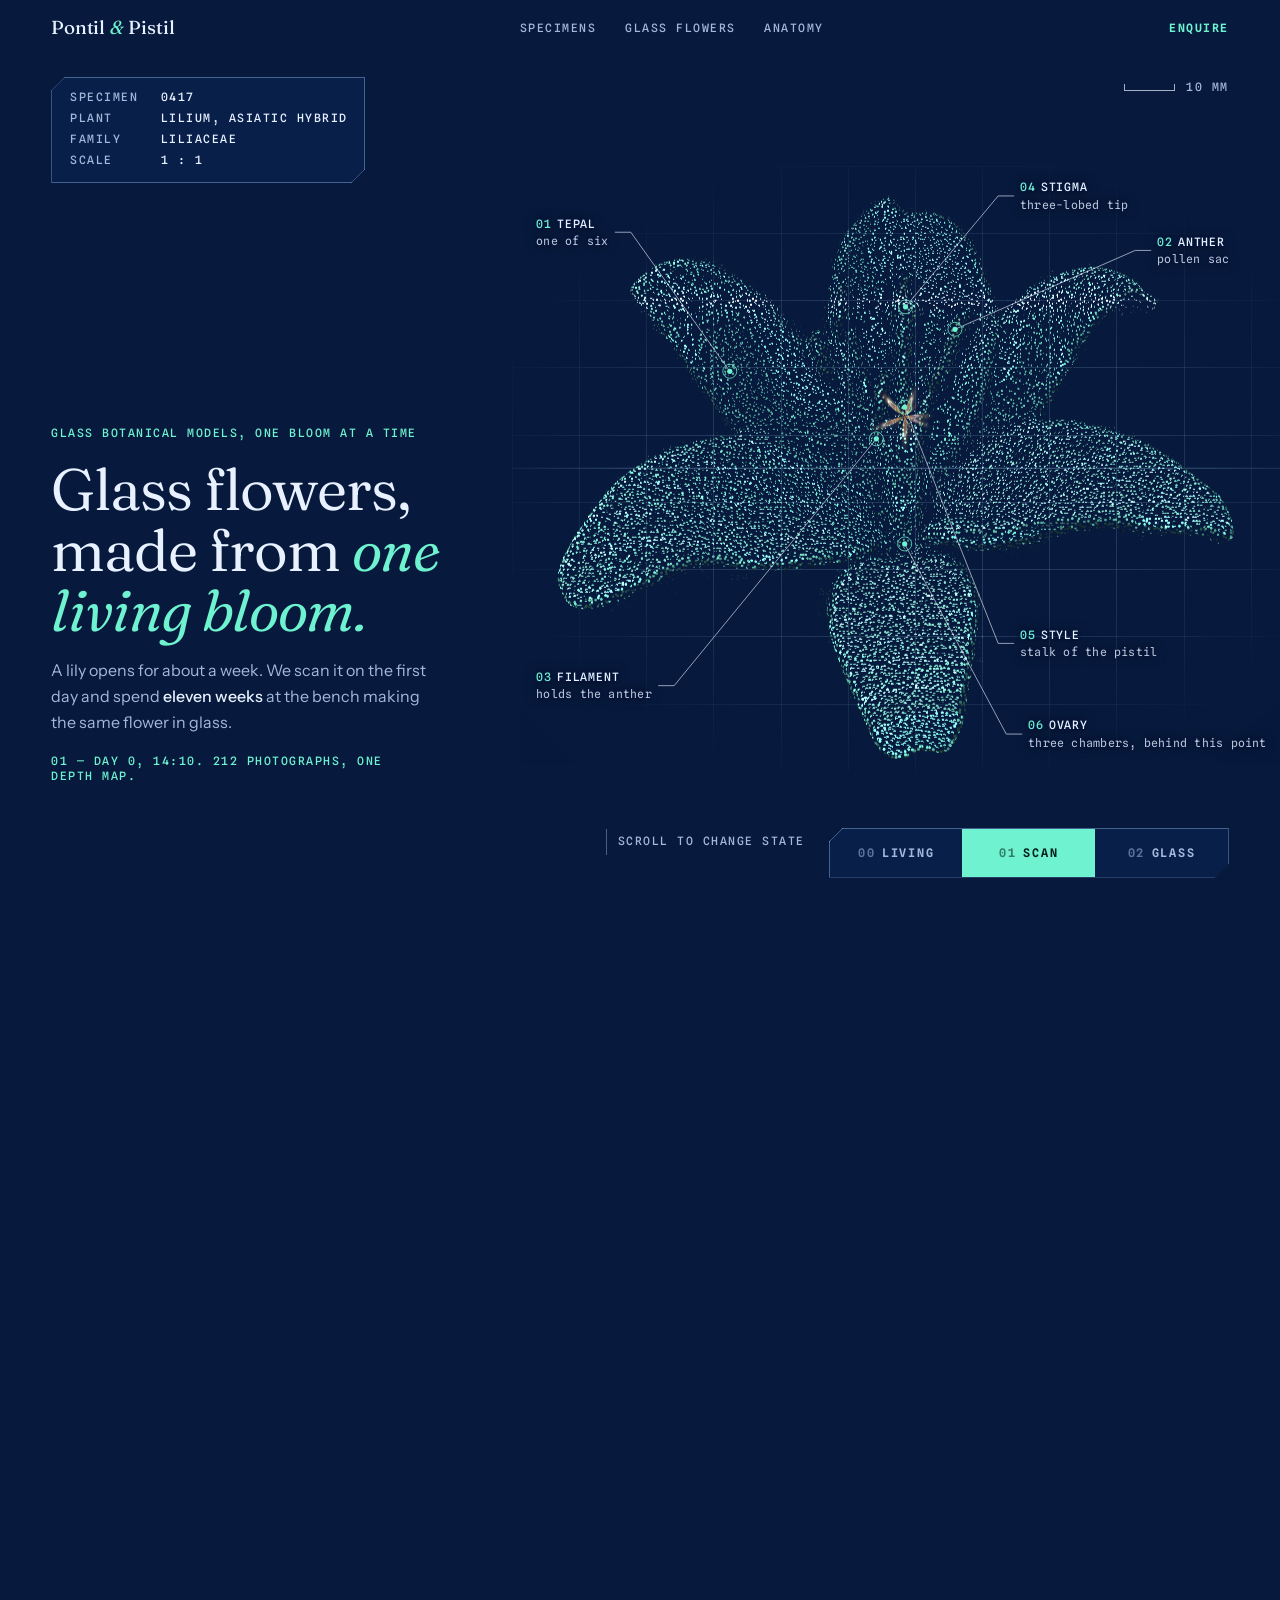
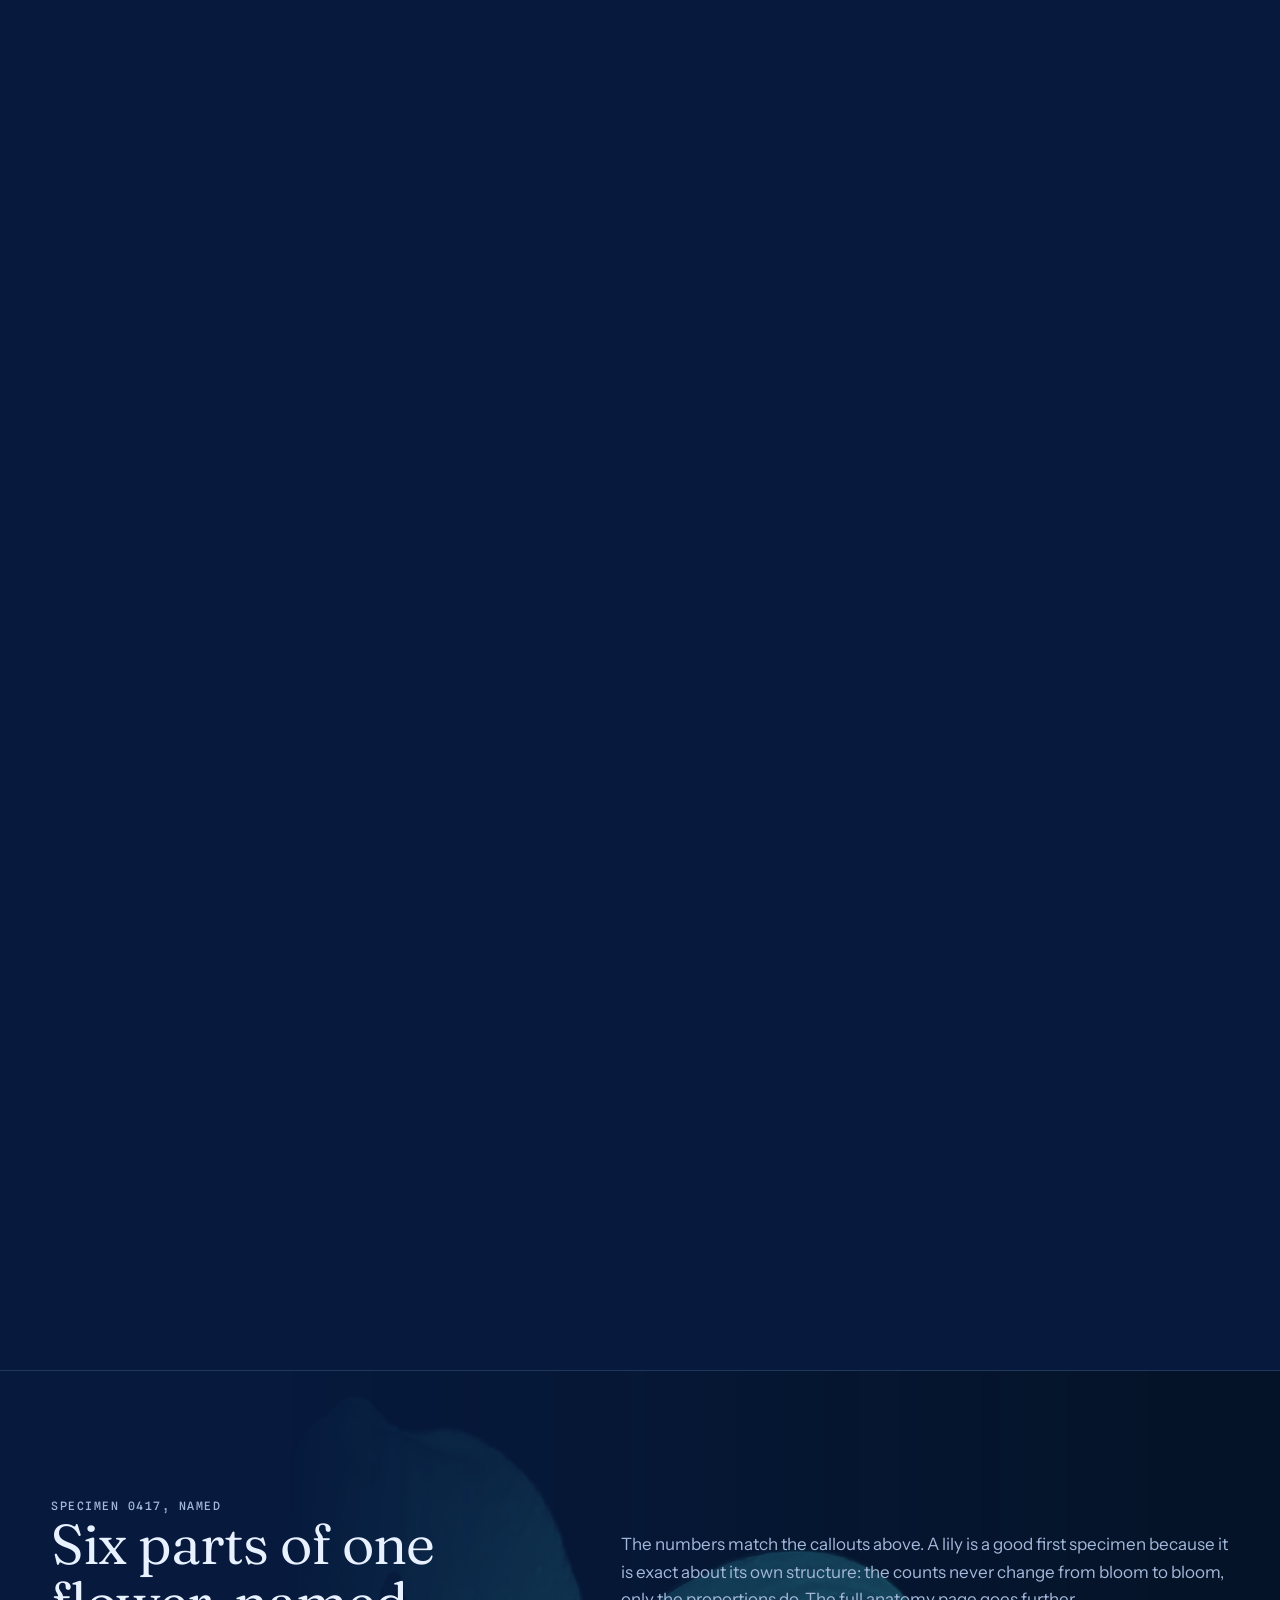
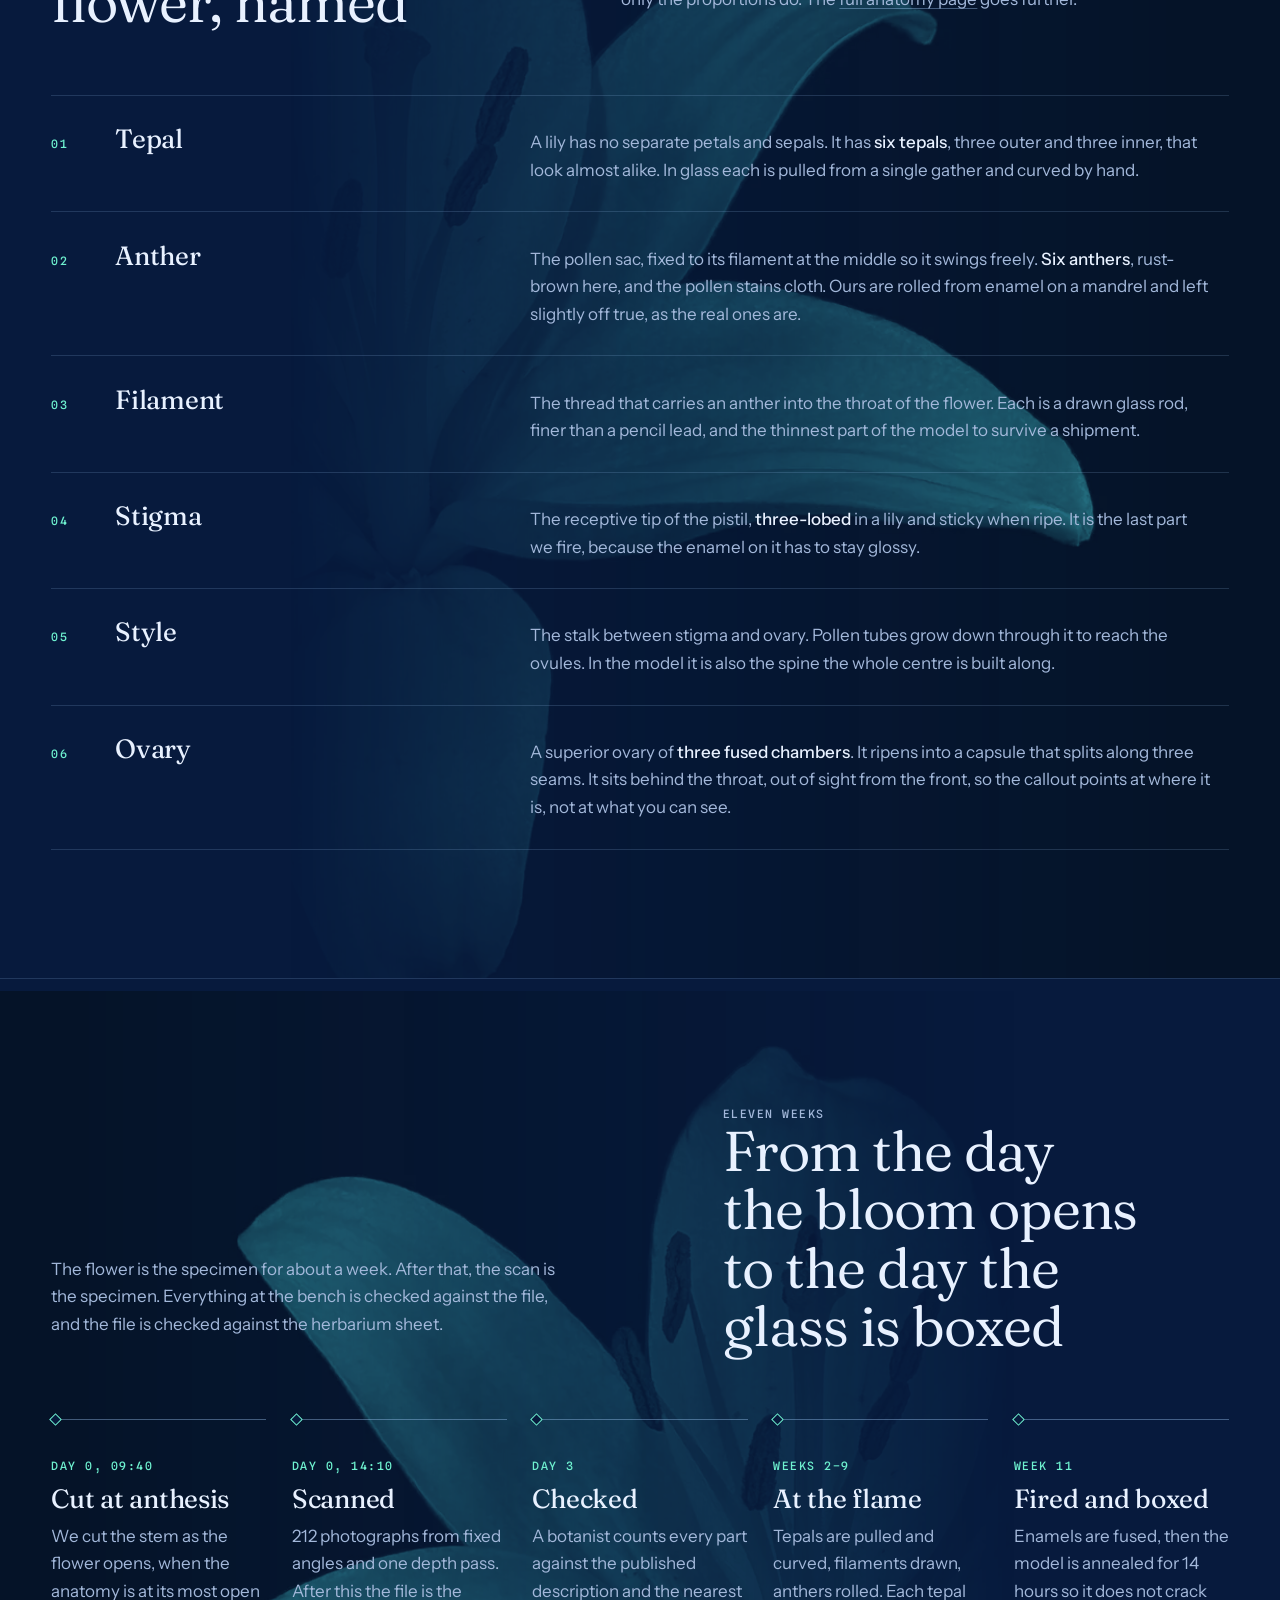
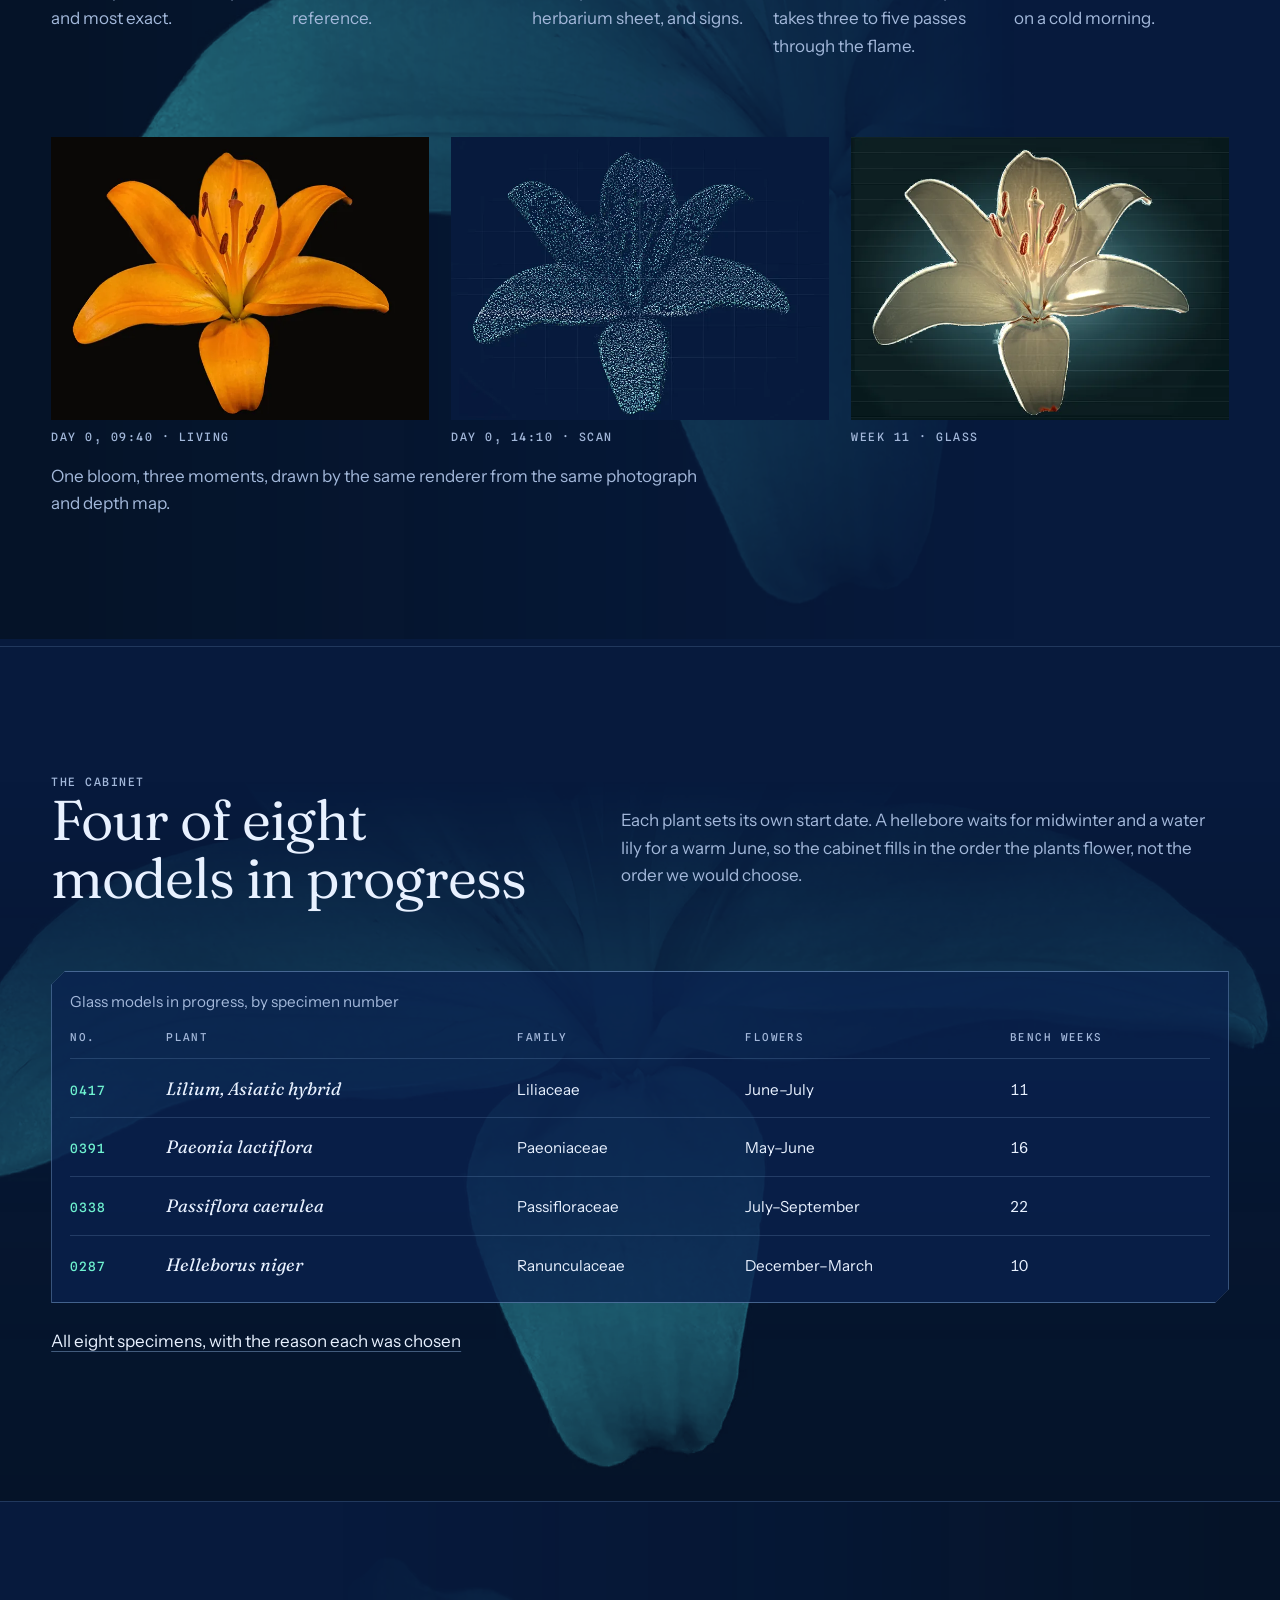
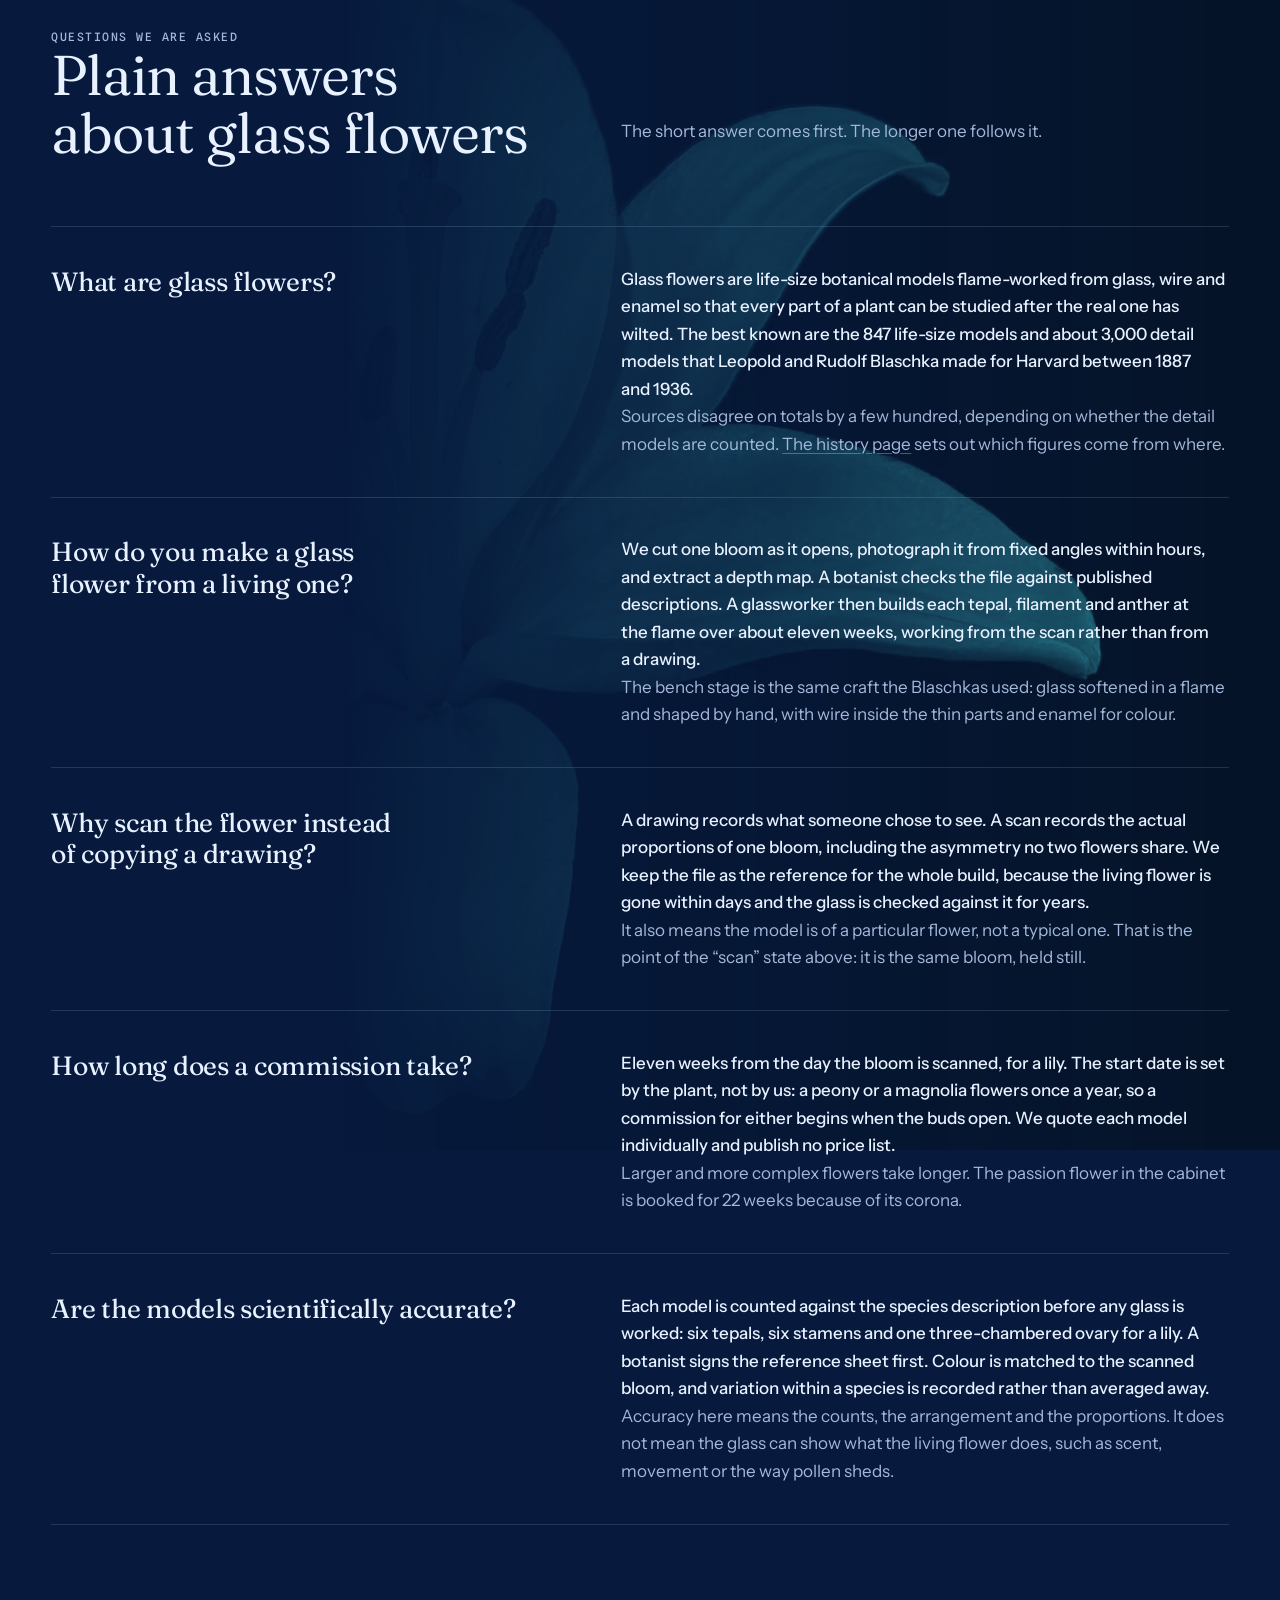
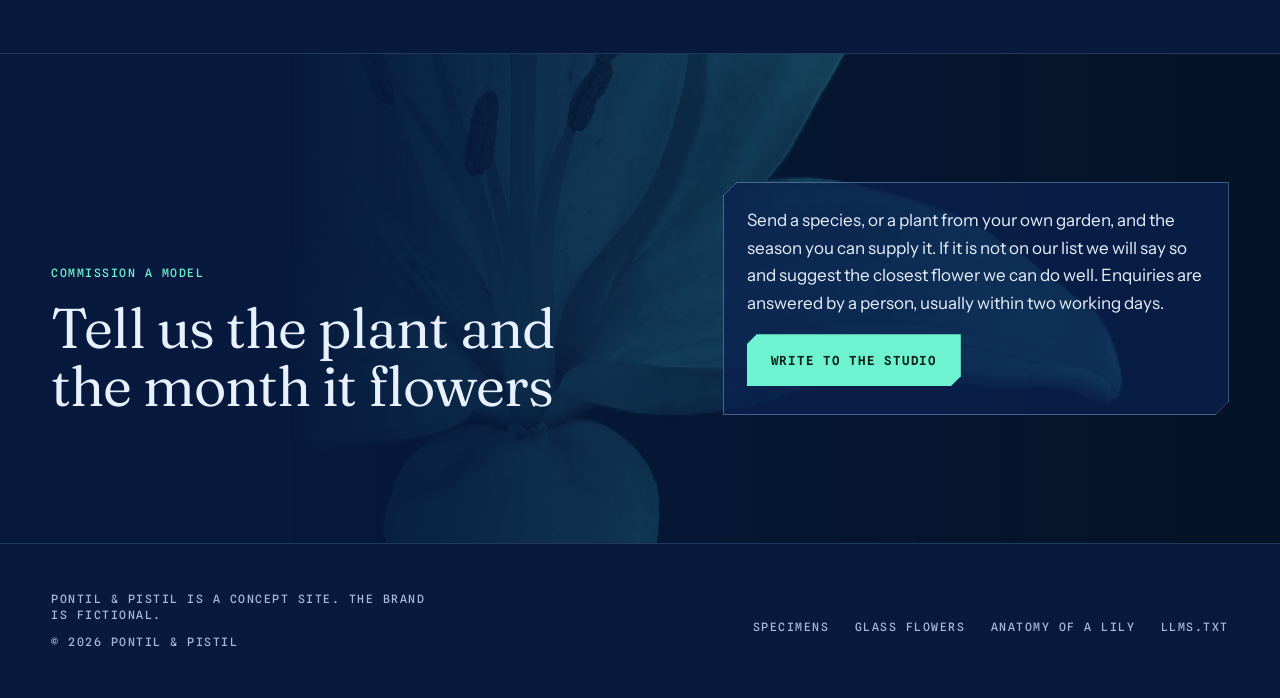
<file: index.html>
<!doctype html>
<html lang="en-GB" data-page="home" data-world="living">
<head>
<meta charset="utf-8">
<meta name="viewport" content="width=device-width, initial-scale=1, viewport-fit=cover">
<title>Glass botanical models from living flowers | Pontil &amp; Pistil</title>
<meta name="description" content="Pontil &amp; Pistil makes scientifically exact glass flowers, each cast from a scan of one living bloom. See one lily as the flower, the scan and the glass.">
<link rel="canonical" href="https://pontil-pistil.vercel.app/">
<meta name="robots" content="index, follow, max-image-preview:large">
<meta property="og:type" content="website">
<meta property="og:site_name" content="Pontil &amp; Pistil">
<meta property="og:title" content="Glass botanical models from living flowers">
<meta property="og:description" content="Scientifically exact glass flowers, each cast from a scan of one living bloom. One lily, shown as the flower, the scan and the glass.">
<meta property="og:url" content="https://pontil-pistil.vercel.app/">
<meta property="og:image" content="https://pontil-pistil.vercel.app/img/og.jpg">
<meta property="og:image:width" content="1200">
<meta property="og:image:height" content="630">
<meta property="og:image:alt" content="An orange lily on black, its anthers and stigma picked out by hairline callouts.">
<meta property="og:locale" content="en_GB">
<meta name="twitter:card" content="summary_large_image">
<meta name="twitter:title" content="Glass botanical models from living flowers">
<meta name="twitter:description" content="Scientifically exact glass flowers, each cast from a scan of one living bloom.">
<meta name="twitter:image" content="https://pontil-pistil.vercel.app/img/og.jpg">
<meta name="theme-color" content="#0a0807">
<link rel="icon" href="img/favicon.svg" type="image/svg+xml">
<link rel="apple-touch-icon" href="img/apple-touch-icon.png">
<link rel="preload" href="fonts/fraunces-latin-wght-normal.woff2" as="font" type="font/woff2" crossorigin>
<link rel="preload" href="fonts/instrument-sans-latin-wght-normal.woff2" as="font" type="font/woff2" crossorigin>
<link rel="preload" href="fonts/fraunces-latin-wght-italic.woff2" as="font" type="font/woff2" crossorigin>
<link rel="preload" href="fonts/spline-sans-mono-latin-wght-normal.woff2" as="font" type="font/woff2" crossorigin>
<link rel="preload" as="image" href="img/lily-900.webp" imagesrcset="img/lily-900.webp 900w, img/lily-1600.webp 1600w" imagesizes="(min-width: 900px) 66vw, 108vw" fetchpriority="high">
<link rel="stylesheet" href="css/style.css">
<script>document.documentElement.className += ' js';</script>
<script type="application/ld+json">
{
  "@context": "https://schema.org",
  "@graph": [
    {
      "@type": "WebSite",
      "@id": "https://pontil-pistil.vercel.app/#website",
      "url": "https://pontil-pistil.vercel.app/",
      "name": "Pontil & Pistil",
      "inLanguage": "en-GB",
      "publisher": { "@id": "https://pontil-pistil.vercel.app/#org" }
    },
    {
      "@type": "Organization",
      "@id": "https://pontil-pistil.vercel.app/#org",
      "name": "Pontil & Pistil",
      "url": "https://pontil-pistil.vercel.app/",
      "logo": "https://pontil-pistil.vercel.app/img/logo-512.png"
    },
    {
      "@type": "WebPage",
      "@id": "https://pontil-pistil.vercel.app/#webpage",
      "url": "https://pontil-pistil.vercel.app/",
      "name": "Glass botanical models from living flowers",
      "description": "Scientifically exact glass flowers, each cast from a scan of one living bloom.",
      "isPartOf": { "@id": "https://pontil-pistil.vercel.app/#website" },
      "breadcrumb": { "@id": "https://pontil-pistil.vercel.app/#crumbs" },
      "primaryImageOfPage": { "@type": "ImageObject", "url": "https://pontil-pistil.vercel.app/img/og.jpg", "width": 1200, "height": 630 },
      "datePublished": "2026-10-26",
      "dateModified": "2026-10-26",
      "inLanguage": "en-GB"
    },
    {
      "@type": "BreadcrumbList",
      "@id": "https://pontil-pistil.vercel.app/#crumbs",
      "itemListElement": [
        { "@type": "ListItem", "position": 1, "name": "Pontil & Pistil", "item": "https://pontil-pistil.vercel.app/" }
      ]
    },
    {
      "@type": "FAQPage",
      "@id": "https://pontil-pistil.vercel.app/#faq",
      "mainEntity": [
        {
          "@type": "Question",
          "name": "What are glass flowers?",
          "acceptedAnswer": { "@type": "Answer", "text": "Glass flowers are life-size botanical models flame-worked from glass, wire and enamel so that every part of a plant can be studied after the real one has wilted. The best known are the 847 life-size models and about 3,000 detail models that Leopold and Rudolf Blaschka made for Harvard between 1887 and 1936." }
        },
        {
          "@type": "Question",
          "name": "How do you make a glass flower from a living one?",
          "acceptedAnswer": { "@type": "Answer", "text": "We cut one bloom as it opens, photograph it from fixed angles within hours, and extract a depth map. A botanist checks the file against published descriptions. A glassworker then builds each tepal, filament and anther at the flame over about eleven weeks, working from the scan rather than from a drawing." }
        },
        {
          "@type": "Question",
          "name": "Why scan the flower instead of copying a drawing?",
          "acceptedAnswer": { "@type": "Answer", "text": "A drawing records what someone chose to see. A scan records the actual proportions of one bloom, including the asymmetry no two flowers share. We keep the file as the reference for the whole build, because the living flower is gone within days and the glass is checked against it for years." }
        },
        {
          "@type": "Question",
          "name": "How long does a commission take?",
          "acceptedAnswer": { "@type": "Answer", "text": "Eleven weeks from the day the bloom is scanned, for a lily. The start date is set by the plant, not by us: a peony or a magnolia flowers once a year, so a commission for either begins when the buds open. We quote each model individually and publish no price list." }
        },
        {
          "@type": "Question",
          "name": "Are the models scientifically accurate?",
          "acceptedAnswer": { "@type": "Answer", "text": "Each model is counted against the species description before any glass is worked: six tepals, six stamens and one three-chambered ovary for a lily. A botanist signs the reference sheet first. Colour is matched to the scanned bloom, and variation within a species is recorded rather than averaged away." }
        }
      ]
    }
  ]
}
</script>
</head>
<body>
<a class="skip" href="#main">Skip to content</a>

<header class="top">
  <a class="brand" href="./" aria-label="Pontil &amp; Pistil, home">Pontil <i>&amp;</i> Pistil</a>
  <nav class="nav" aria-label="Primary">
    <a href="specimens.html">Specimens</a>
    <a href="glass-flowers.html">Glass flowers</a>
    <a href="anatomy-of-a-lily.html">Anatomy</a>
  </nav>
  <a class="enquire" href="mailto:studio@pontilandpistil.example?subject=Commission%20enquiry">Enquire</a>
  <details class="menu">
    <summary>Menu</summary>
    <nav aria-label="Primary, compact">
      <a href="specimens.html">Specimens</a>
      <a href="glass-flowers.html">Glass flowers</a>
      <a href="anatomy-of-a-lily.html">Anatomy of a lily</a>
    </nav>
  </details>
</header>

<main id="main">
  <section class="hero" id="stage" aria-labelledby="h1" data-hero>
    <div class="pin">
      <dl class="tag frame mono" aria-label="Specimen record">
        <div><dt>Specimen</dt><dd>0417</dd></div>
        <div><dt>Plant</dt><dd>Lilium, Asiatic hybrid</dd></div>
        <div><dt>Family</dt><dd>Liliaceae</dd></div>
        <div><dt>Scale</dt><dd>1 : 1</dd></div>
      </dl>
      <div class="scale-rule mono" aria-hidden="true"><i></i>10 mm</div>

      <figure class="specimen" data-stage>
        <img class="specimen__poster" src="img/lily-900.webp" srcset="img/lily-900.webp 900w, img/lily-1600.webp 1600w" sizes="(min-width: 900px) 66vw, 108vw" width="1600" height="1200" fetchpriority="high" decoding="async" alt="An orange Asiatic lily seen from the front against black: six curved tepals, six rust-brown anthers on thin filaments, and a single pistil rising from the throat.">
        <canvas class="specimen__canvas" aria-hidden="true"></canvas>
        <svg class="leaders" aria-hidden="true" focusable="false"></svg>
        <ol class="callouts" aria-label="Parts of the flower, numbered to the legend below">
          <li class="callout" data-u="0.27" data-v="0.34"><span class="n">01</span>Tepal<span class="sub">one of six</span></li>
          <li class="callout" data-u="0.488" data-v="0.237"><span class="n">04</span>Stigma<span class="sub">three-lobed tip</span></li>
          <li class="callout" data-u="0.549" data-v="0.272"><span class="n">02</span>Anther<span class="sub">pollen sac</span></li>
          <li class="callout" data-u="0.452" data-v="0.452"><span class="n">03</span>Filament<span class="sub">holds the anther</span></li>
          <li class="callout" data-u="0.487" data-v="0.40"><span class="n">05</span>Style<span class="sub">stalk of the pistil</span></li>
          <li class="callout" data-u="0.487" data-v="0.625"><span class="n">06</span>Ovary<span class="sub">three chambers, behind this point</span></li>
        </ol>
      </figure>

      <div class="hero__copy">
        <p class="eyebrow">Glass botanical models<span class="more-eyebrow">, one bloom at a time</span></p>
        <h1 id="h1">Glass flowers, made from <em>one living bloom.</em></h1>
        <p class="lede">A lily opens for about a week. We scan it on the first day and spend <b>eleven weeks</b> at the bench making the same flower in glass.</p>
        <p class="state-line mono" id="state-line"><span>00 &mdash; Day 0, 09:40. The bloom opens.</span></p>
      </div>

      <p class="cue mono" aria-hidden="true">Scroll to change state</p>
      <button class="tilt-btn" type="button" id="tilt-btn">Enable tilt</button>

      <fieldset class="switch" id="switch">
        <legend>State of the specimen</legend>
        <div class="switch__row frame">
          <label><input type="radio" name="state" value="living" checked><span data-n="00">Living</span></label>
          <label><input type="radio" name="state" value="scan"><span data-n="01">Scan</span></label>
          <label><input type="radio" name="state" value="glass"><span data-n="02">Glass</span></label>
        </div>
      </fieldset>
    </div>
  </section>

  <section class="sec" id="anatomy" aria-labelledby="h-anatomy">
    <div class="bg-lily bg-lily--a" aria-hidden="true"></div>
    <div class="wrap">
      <div class="sec__head" data-reveal>
        <div>
          <p class="eyebrow">Specimen 0417, named</p>
          <h2 id="h-anatomy">Six parts of one flower, named</h2>
        </div>
        <p>The numbers match the callouts above. A lily is a good first specimen because it is exact about its own structure: the counts never change from bloom to bloom, only the proportions do. The <a href="anatomy-of-a-lily.html">full anatomy page</a> goes further.</p>
      </div>
      <ol class="legend" data-reveal>
        <li><span class="n mono">01</span><h3>Tepal</h3><p>A lily has no separate petals and sepals. It has <b>six tepals</b>, three outer and three inner, that look almost alike. In glass each is pulled from a single gather and curved by hand.</p></li>
        <li><span class="n mono">02</span><h3>Anther</h3><p>The pollen sac, fixed to its filament at the middle so it swings freely. <b>Six anthers</b>, rust-brown here, and the pollen stains cloth. Ours are rolled from enamel on a mandrel and left slightly off true, as the real ones are.</p></li>
        <li><span class="n mono">03</span><h3>Filament</h3><p>The thread that carries an anther into the throat of the flower. Each is a drawn glass rod, finer than a pencil lead, and the thinnest part of the model to survive a shipment.</p></li>
        <li><span class="n mono">04</span><h3>Stigma</h3><p>The receptive tip of the pistil, <b>three-lobed</b> in a lily and sticky when ripe. It is the last part we fire, because the enamel on it has to stay glossy.</p></li>
        <li><span class="n mono">05</span><h3>Style</h3><p>The stalk between stigma and ovary. Pollen tubes grow down through it to reach the ovules. In the model it is also the spine the whole centre is built along.</p></li>
        <li><span class="n mono">06</span><h3>Ovary</h3><p>A superior ovary of <b>three fused chambers</b>. It ripens into a capsule that splits along three seams. It sits behind the throat, out of sight from the front, so the callout points at where it is, not at what you can see.</p></li>
      </ol>
    </div>
  </section>

  <section class="sec" id="bench" aria-labelledby="h-bench">
    <div class="bg-lily bg-lily--b" aria-hidden="true"></div>
    <div class="wrap">
      <div class="sec__head sec__head--flip" data-reveal>
        <div>
          <p class="eyebrow">Eleven weeks</p>
          <h2 id="h-bench">From the day the bloom opens to the day the glass is boxed</h2>
        </div>
        <p>The flower is the specimen for about a week. After that, the scan is the specimen. Everything at the bench is checked against the file, and the file is checked against the herbarium sheet.</p>
      </div>
      <ol class="bench" data-reveal>
        <li><time class="mono" datetime="P0D">Day 0, 09:40</time><h3>Cut at anthesis</h3><p>We cut the stem as the flower opens, when the anatomy is at its most open and most exact.</p></li>
        <li><time class="mono" datetime="P0D">Day 0, 14:10</time><h3>Scanned</h3><p>212 photographs from fixed angles and one depth pass. After this the file is the reference.</p></li>
        <li><time class="mono" datetime="P3D">Day 3</time><h3>Checked</h3><p>A botanist counts every part against the published description and the nearest herbarium sheet, and signs.</p></li>
        <li><time class="mono" datetime="P2W">Weeks 2&ndash;9</time><h3>At the flame</h3><p>Tepals are pulled and curved, filaments drawn, anthers rolled. Each tepal takes three to five passes through the flame.</p></li>
        <li><time class="mono" datetime="P11W">Week 11</time><h3>Fired and boxed</h3><p>Enamels are fused, then the model is annealed for 14 hours so it does not crack on a cold morning.</p></li>
      </ol>
      <figure class="states" data-reveal>
        <div class="states__row">
          <div><img src="img/state-living.webp" width="720" height="540" loading="lazy" decoding="async" alt="The living lily on black, as photographed on the day it opened."><p class="mono">Day 0, 09:40 &middot; living</p></div>
          <div><img src="img/state-scan.webp" width="720" height="540" loading="lazy" decoding="async" alt="The same lily as a point cloud of cyan-green dots built from its depth map, over a measurement grid."><p class="mono">Day 0, 14:10 &middot; scan</p></div>
          <div><img src="img/state-glass.webp" width="720" height="540" loading="lazy" decoding="async" alt="The same lily rendered as pale, mostly clear glass with rust-red enamel anthers, a light rim, and ruled lines behind it, lit from behind."><p class="mono">Week 11 &middot; glass</p></div>
        </div>
        <figcaption class="mute">One bloom, three moments, drawn by the same renderer from the same photograph and depth map.</figcaption>
      </figure>
    </div>
  </section>

  <section class="sec" id="cabinet" aria-labelledby="h-cabinet">
    <div class="bg-lily bg-lily--c" aria-hidden="true"></div>
    <div class="wrap">
      <div class="sec__head" data-reveal>
        <div>
          <p class="eyebrow">The cabinet</p>
          <h2 id="h-cabinet">Four of eight models in progress</h2>
        </div>
        <p>Each plant sets its own start date. A hellebore waits for midwinter and a water lily for a warm June, so the cabinet fills in the order the plants flower, not the order we would choose.</p>
      </div>
      <div class="table-frame frame" data-reveal>
        <table>
          <caption>Glass models in progress, by specimen number</caption>
          <thead><tr><th scope="col">No.</th><th scope="col">Plant</th><th scope="col">Family</th><th scope="col">Flowers</th><th scope="col" class="num">Bench weeks</th></tr></thead>
          <tbody>
            <tr><th scope="row">0417</th><td class="latin">Lilium, Asiatic hybrid</td><td>Liliaceae</td><td>June&ndash;July</td><td class="num">11</td></tr>
            <tr><th scope="row">0391</th><td class="latin">Paeonia lactiflora</td><td>Paeoniaceae</td><td>May&ndash;June</td><td class="num">16</td></tr>
            <tr><th scope="row">0338</th><td class="latin">Passiflora caerulea</td><td>Passifloraceae</td><td>July&ndash;September</td><td class="num">22</td></tr>
            <tr><th scope="row">0287</th><td class="latin">Helleborus niger</td><td>Ranunculaceae</td><td>December&ndash;March</td><td class="num">10</td></tr>
          </tbody>
        </table>
      </div>
      <p class="after-table" data-reveal><a href="specimens.html">All eight specimens, with the reason each was chosen</a></p>
    </div>
  </section>

  <section class="sec" id="questions" aria-labelledby="h-questions">
    <div class="bg-lily bg-lily--d" aria-hidden="true"></div>
    <div class="wrap">
      <div class="sec__head" data-reveal>
        <div>
          <p class="eyebrow">Questions we are asked</p>
          <h2 id="h-questions">Plain answers about glass flowers</h2>
        </div>
        <p>The short answer comes first. The longer one follows it.</p>
      </div>
      <div class="qa">
        <article data-reveal>
          <h3>What are glass flowers?</h3>
          <div>
            <p><b>Glass flowers are life-size botanical models flame-worked from glass, wire and enamel so that every part of a plant can be studied after the real one has wilted. The best known are the 847 life-size models and about 3,000 detail models that Leopold and Rudolf Blaschka made for Harvard between 1887 and 1936.</b></p>
            <p class="more">Sources disagree on totals by a few hundred, depending on whether the detail models are counted. <a href="glass-flowers.html">The history page</a> sets out which figures come from where.</p>
          </div>
        </article>
        <article data-reveal>
          <h3>How do you make a glass flower from a living one?</h3>
          <div>
            <p><b>We cut one bloom as it opens, photograph it from fixed angles within hours, and extract a depth map. A botanist checks the file against published descriptions. A glassworker then builds each tepal, filament and anther at the flame over about eleven weeks, working from the scan rather than from a drawing.</b></p>
            <p class="more">The bench stage is the same craft the Blaschkas used: glass softened in a flame and shaped by hand, with wire inside the thin parts and enamel for colour.</p>
          </div>
        </article>
        <article data-reveal>
          <h3>Why scan the flower instead of copying a drawing?</h3>
          <div>
            <p><b>A drawing records what someone chose to see. A scan records the actual proportions of one bloom, including the asymmetry no two flowers share. We keep the file as the reference for the whole build, because the living flower is gone within days and the glass is checked against it for years.</b></p>
            <p class="more">It also means the model is of a particular flower, not a typical one. That is the point of the &ldquo;scan&rdquo; state above: it is the same bloom, held still.</p>
          </div>
        </article>
        <article data-reveal>
          <h3>How long does a commission take?</h3>
          <div>
            <p><b>Eleven weeks from the day the bloom is scanned, for a lily. The start date is set by the plant, not by us: a peony or a magnolia flowers once a year, so a commission for either begins when the buds open. We quote each model individually and publish no price list.</b></p>
            <p class="more">Larger and more complex flowers take longer. The passion flower in the cabinet is booked for 22 weeks because of its corona.</p>
          </div>
        </article>
        <article data-reveal>
          <h3>Are the models scientifically accurate?</h3>
          <div>
            <p><b>Each model is counted against the species description before any glass is worked: six tepals, six stamens and one three-chambered ovary for a lily. A botanist signs the reference sheet first. Colour is matched to the scanned bloom, and variation within a species is recorded rather than averaged away.</b></p>
            <p class="more">Accuracy here means the counts, the arrangement and the proportions. It does not mean the glass can show what the living flower does, such as scent, movement or the way pollen sheds.</p>
          </div>
        </article>
      </div>
    </div>
  </section>

  <section class="sec" id="enquire" aria-labelledby="h-enquire">
    <div class="bg-lily bg-lily--e" aria-hidden="true"></div>
    <div class="wrap enq">
      <div data-reveal>
        <p class="eyebrow">Commission a model</p>
        <h2 id="h-enquire">Tell us the plant and the month it flowers</h2>
      </div>
      <div class="frame" data-reveal>
        <p>Send a species, or a plant from your own garden, and the season you can supply it. If it is not on our list we will say so and suggest the closest flower we can do well. Enquiries are answered by a person, usually within two working days.</p>
        <a class="btn" href="mailto:studio@pontilandpistil.example?subject=Commission%20enquiry">Write to the studio</a>
      </div>
    </div>
  </section>
</main>

<footer class="foot">
  <div class="wrap">
    <div>
      <p class="mono concept">Pontil &amp; Pistil is a concept site. The brand is fictional.</p>
      <p class="mono tight">&copy; 2026 Pontil &amp; Pistil</p>
    </div>
    <nav class="mono" aria-label="Footer">
      <a href="specimens.html">Specimens</a>
      <a href="glass-flowers.html">Glass flowers</a>
      <a href="anatomy-of-a-lily.html">Anatomy of a lily</a>
      <a href="llms.txt">llms.txt</a>
    </nav>
  </div>
</footer>

<script src="js/relief.js" defer></script>
<script src="js/main.js" defer></script>
</body>
</html>
</file>
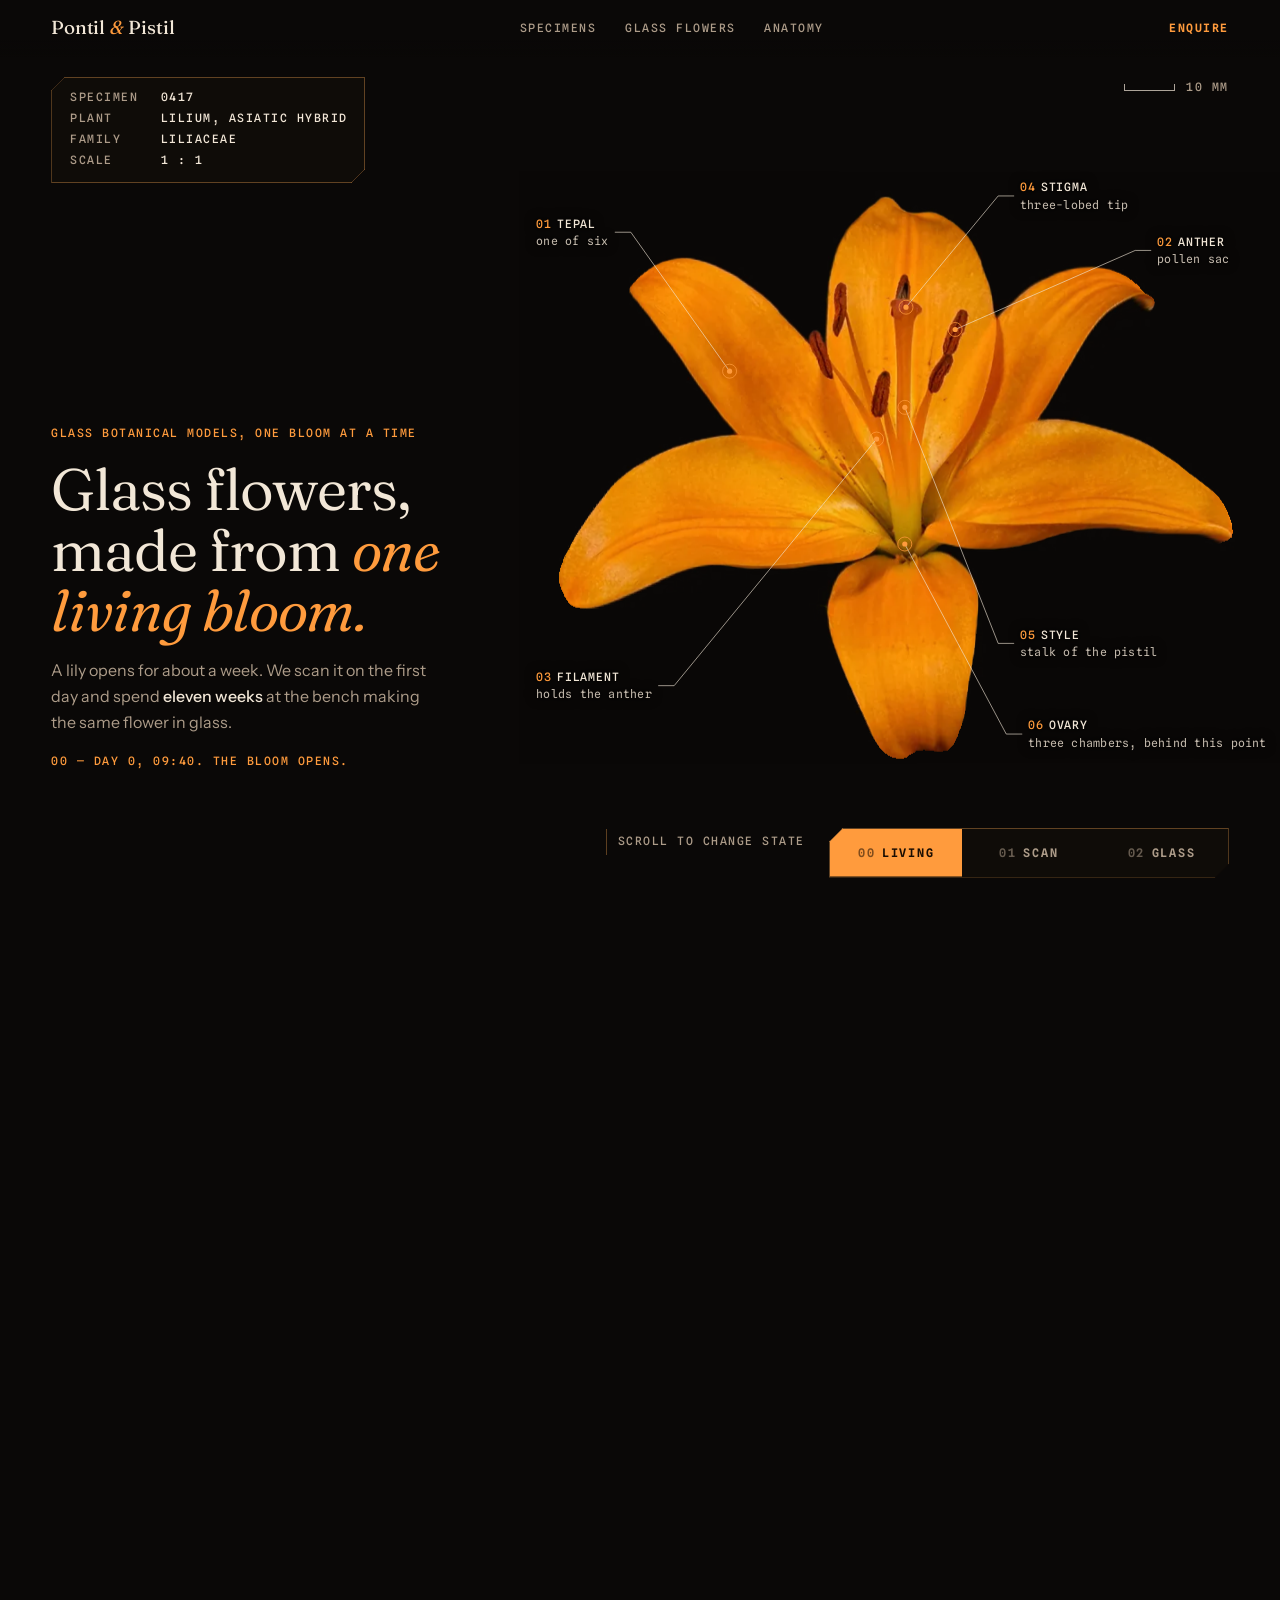
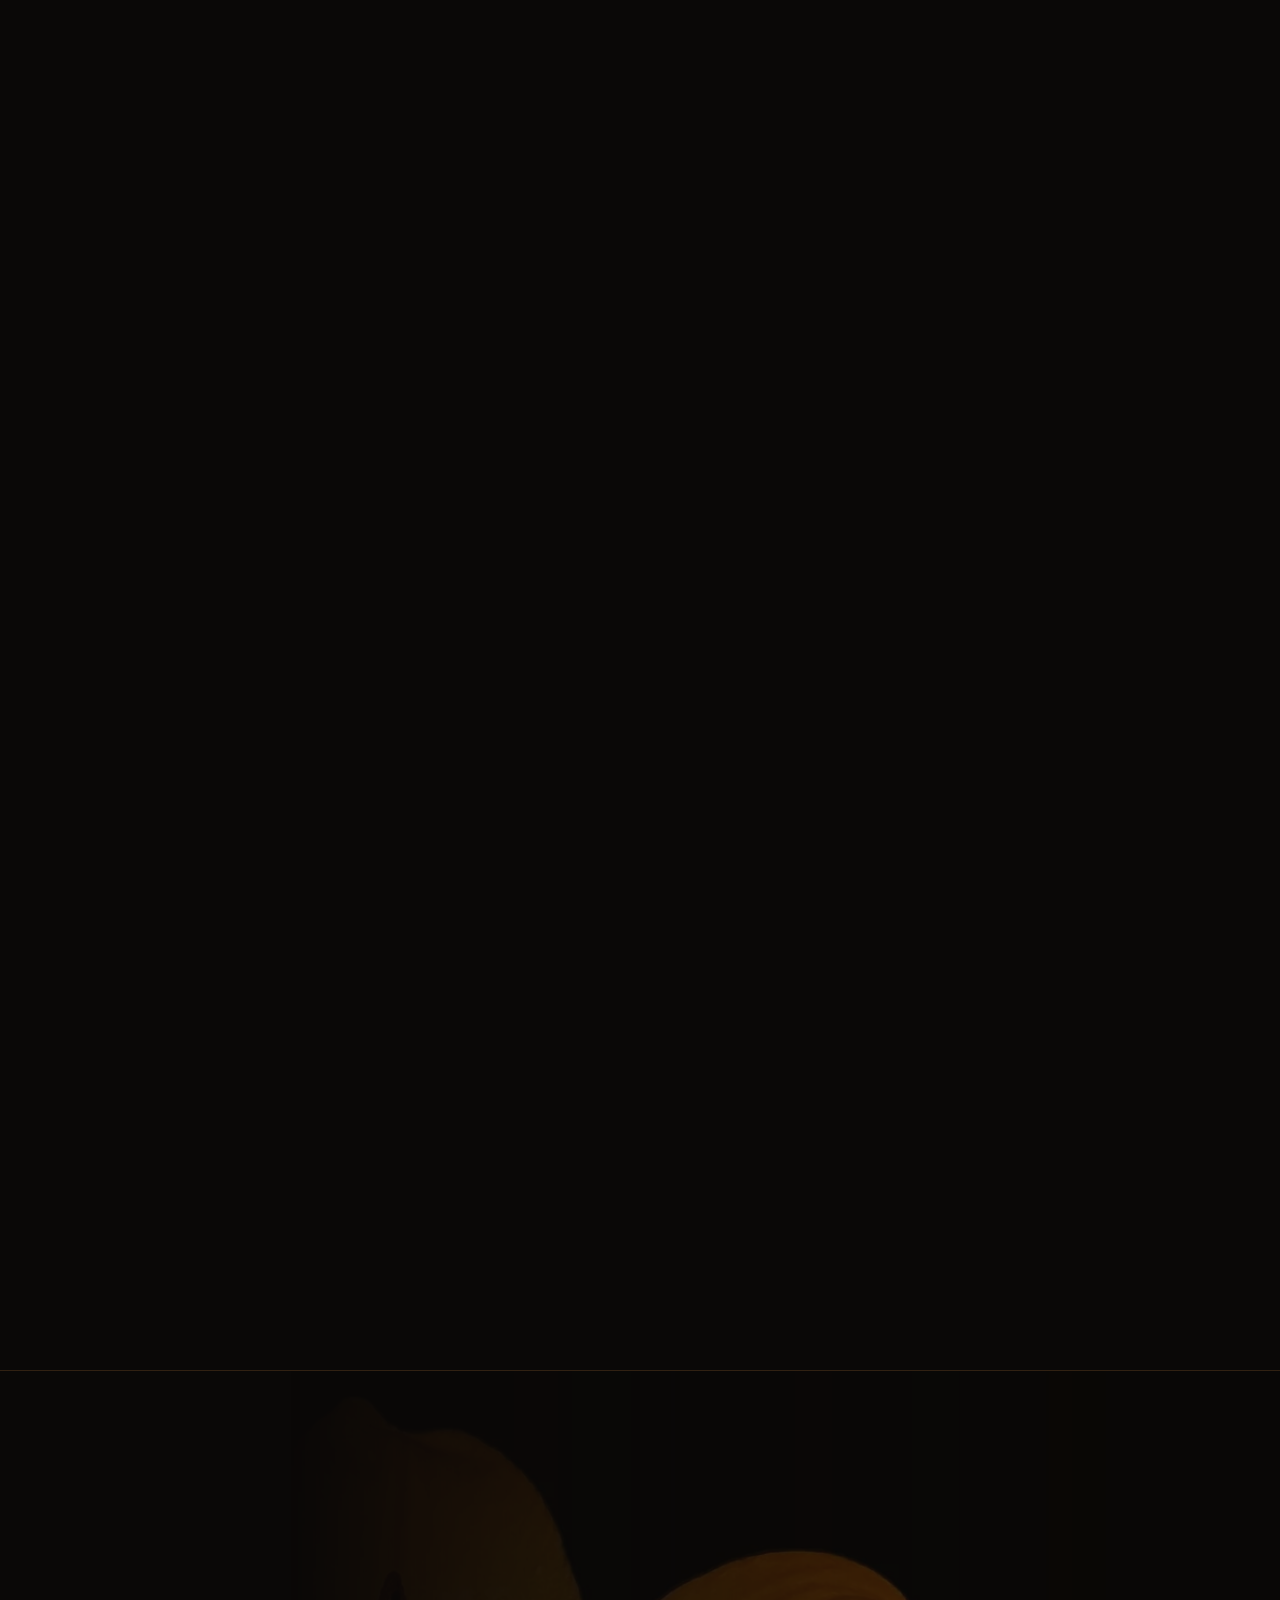
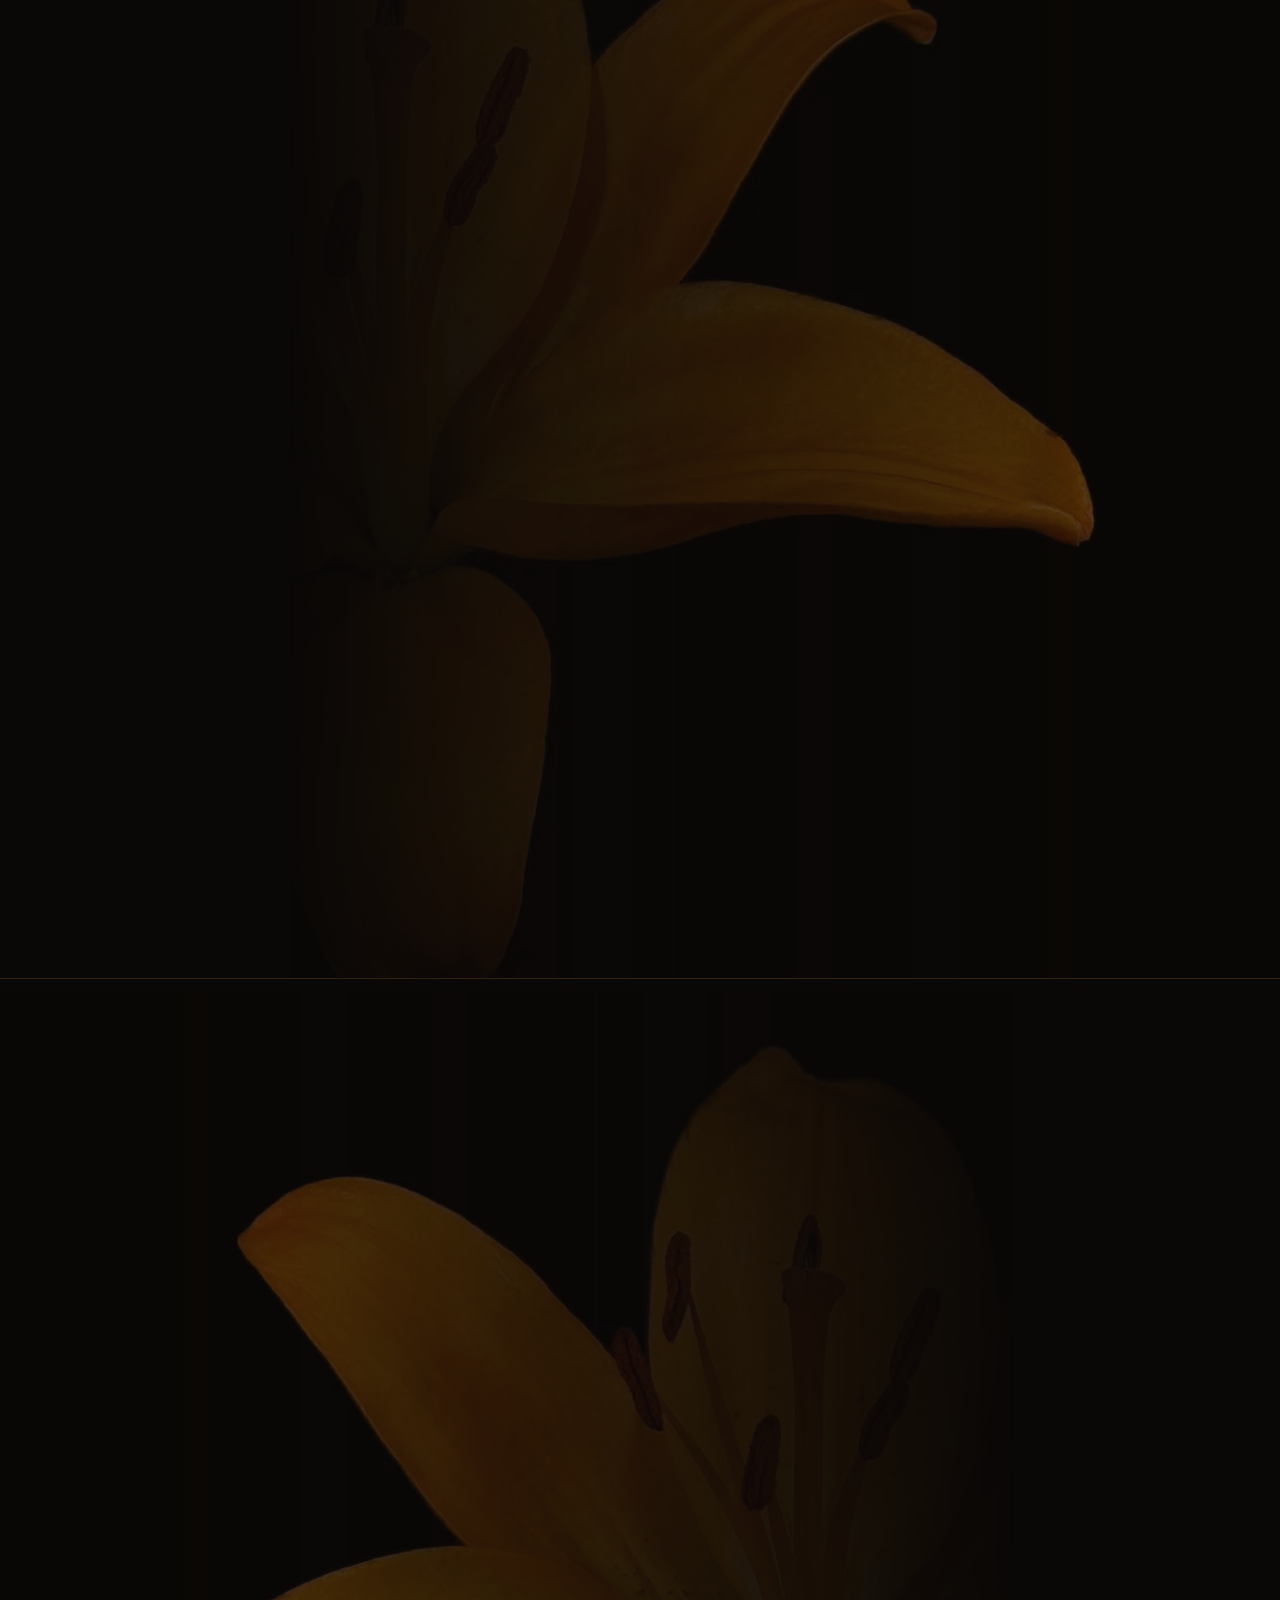
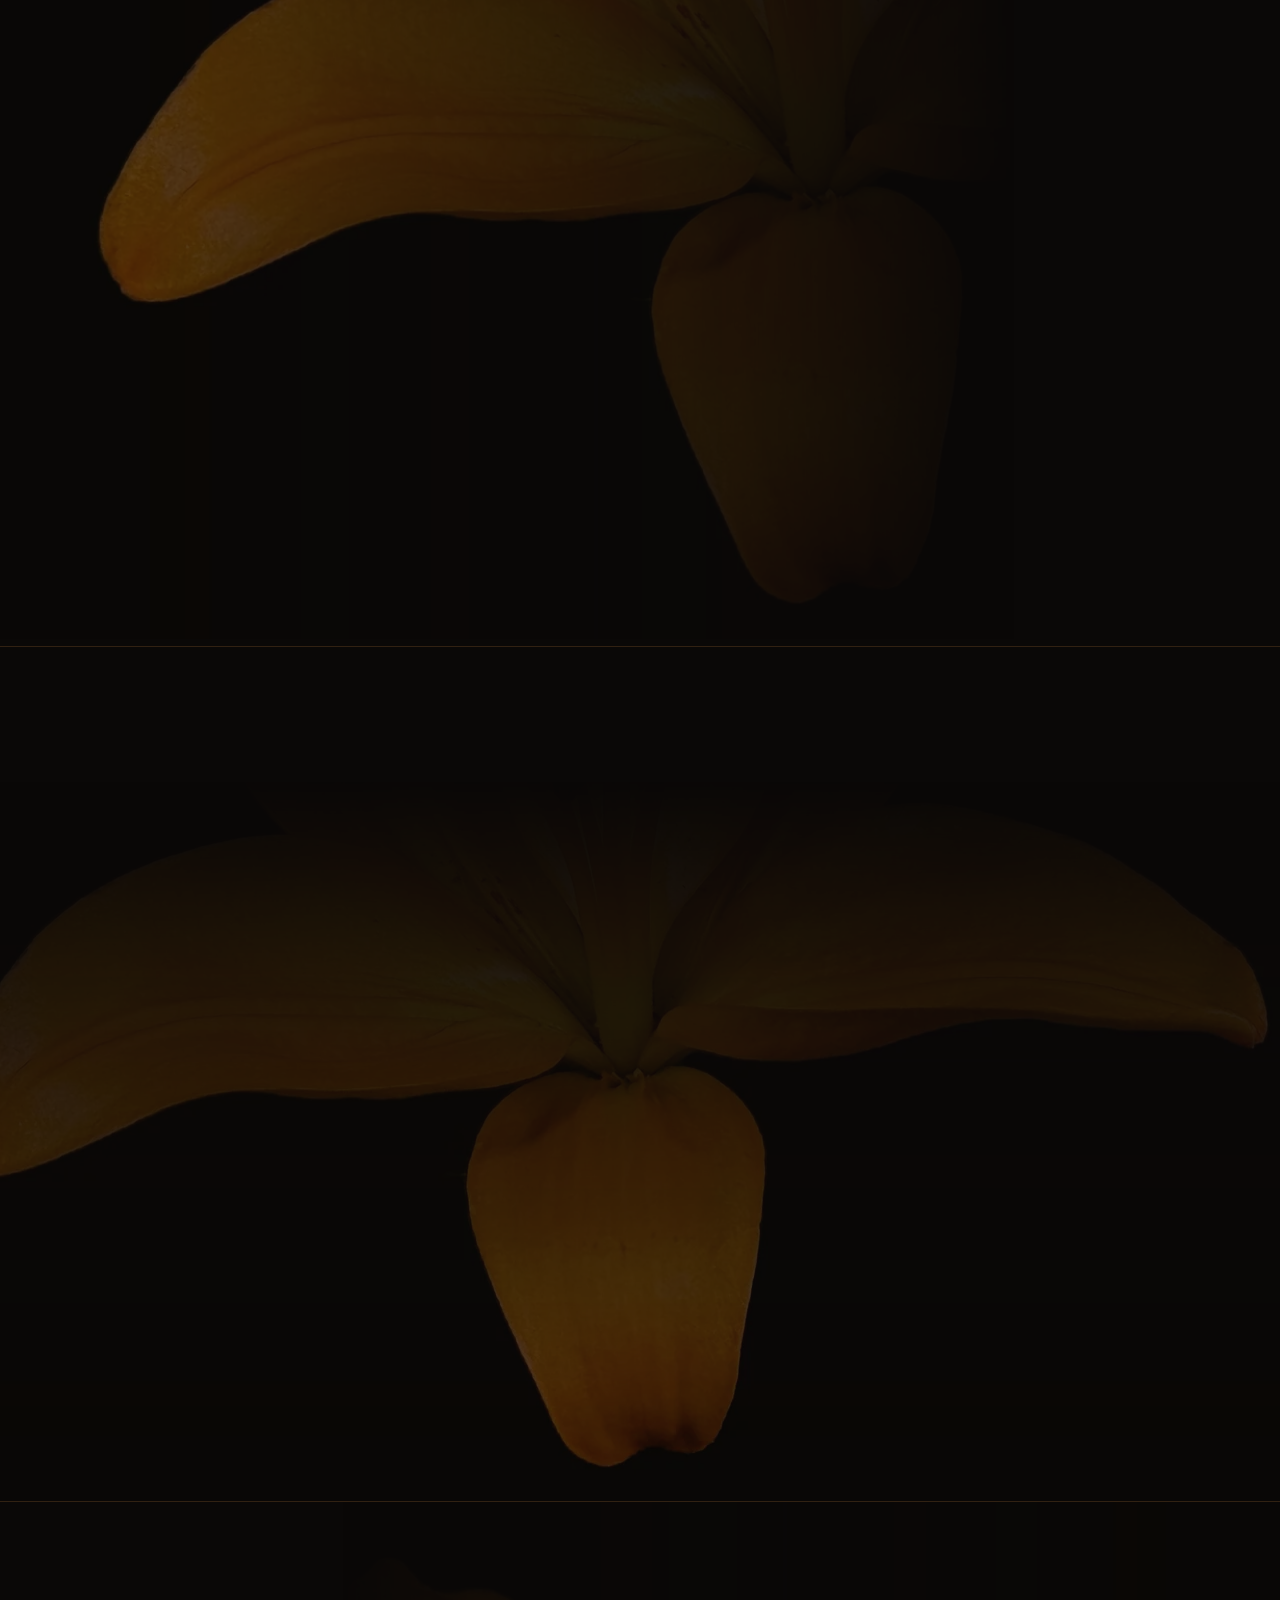
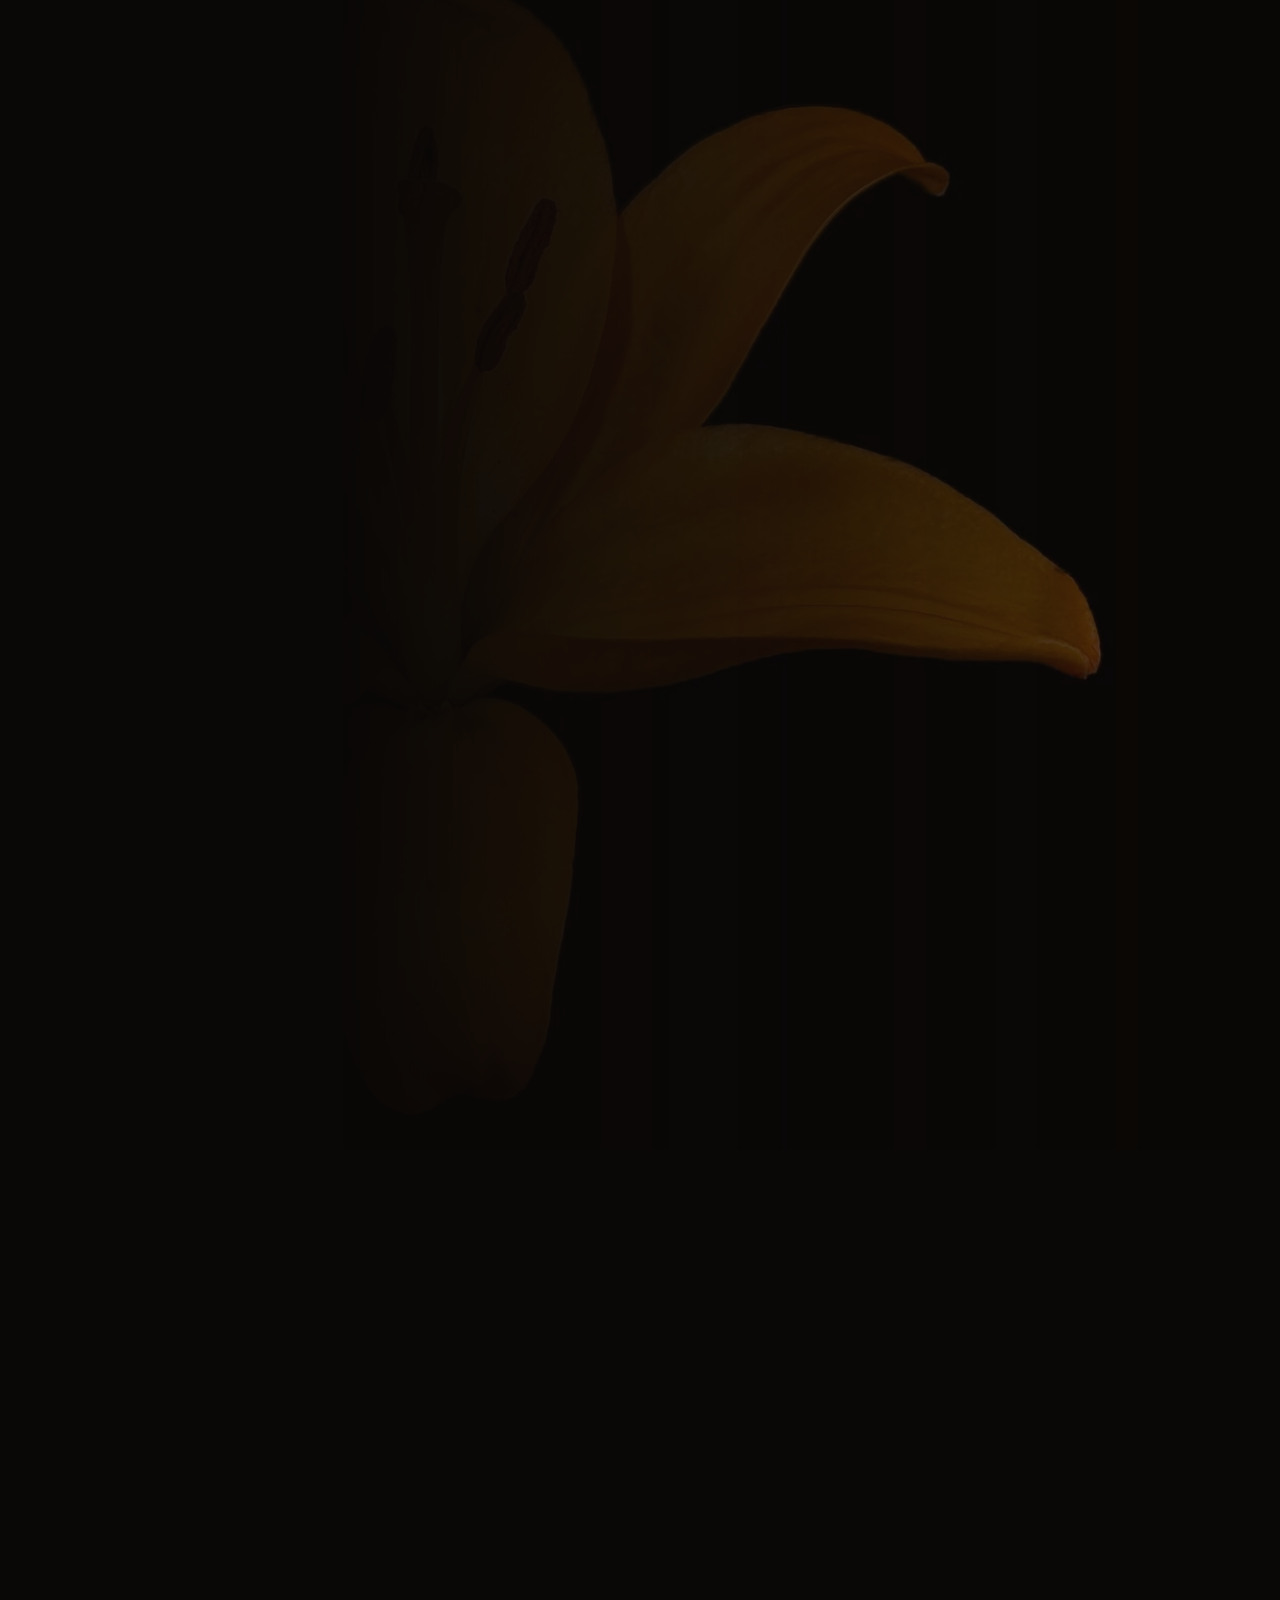
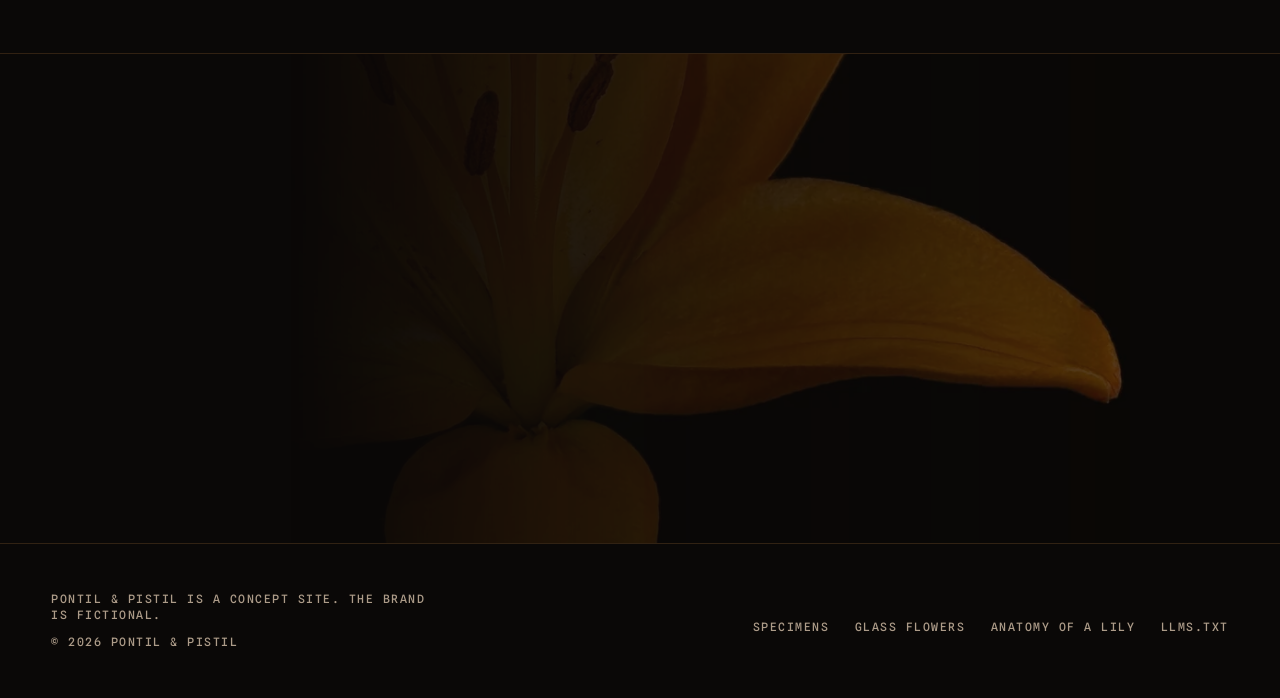
<file: docs/index.html>
<!doctype html>
<html lang="en-GB" data-page="home" data-world="living">
<head>
<meta charset="utf-8">
<meta http-equiv="Content-Security-Policy" content="default-src 'self'; script-src 'self' 'sha256-DamCoPgB/VkDCPsu0R6X4sJsz1c66vGlUGBXLu04Yxg=' 'sha256-WRZoAPq4CM4bCQAe+xQpWDgGHwjKjyDGkdakKUSgPaE='; style-src 'self'; img-src 'self' data:; font-src 'self'; connect-src 'self'; object-src 'none'; base-uri 'self'; form-action 'self'">
<meta name="referrer" content="strict-origin-when-cross-origin">
<meta name="viewport" content="width=device-width, initial-scale=1, viewport-fit=cover">
<title>Glass botanical models from living flowers | Pontil &amp; Pistil</title>
<meta name="description" content="Pontil &amp; Pistil makes scientifically exact glass flowers, each cast from a scan of one living bloom. See one lily as the flower, the scan and the glass.">
<link rel="canonical" href="https://pontil-pistil.pages.dev/">
<meta name="robots" content="index, follow, max-image-preview:large">
<meta name="google-site-verification" content="3eEUicYrn6jQ879omto5AQuPLi1-5-p7dmGEGn7CC4Y">
<meta property="og:type" content="website">
<meta property="og:site_name" content="Pontil &amp; Pistil">
<meta property="og:title" content="Glass botanical models from living flowers">
<meta property="og:description" content="Scientifically exact glass flowers, each cast from a scan of one living bloom. One lily, shown as the flower, the scan and the glass.">
<meta property="og:url" content="https://pontil-pistil.pages.dev/">
<meta property="og:image" content="https://pontil-pistil.pages.dev/img/og.jpg">
<meta property="og:image:width" content="1200">
<meta property="og:image:height" content="630">
<meta property="og:image:alt" content="An orange lily on black, its anthers and stigma picked out by hairline callouts.">
<meta property="og:locale" content="en_GB">
<meta name="twitter:card" content="summary_large_image">
<meta name="twitter:title" content="Glass botanical models from living flowers">
<meta name="twitter:description" content="Scientifically exact glass flowers, each cast from a scan of one living bloom.">
<meta name="twitter:image" content="https://pontil-pistil.pages.dev/img/og.jpg">
<meta name="theme-color" content="#0a0807">
<link rel="icon" href="img/favicon.svg" type="image/svg+xml">
<link rel="apple-touch-icon" href="img/apple-touch-icon.png">
<link rel="preload" href="fonts/fraunces-latin-wght-normal.woff2" as="font" type="font/woff2" crossorigin>
<link rel="preload" href="fonts/instrument-sans-latin-wght-normal.woff2" as="font" type="font/woff2" crossorigin>
<link rel="preload" href="fonts/fraunces-latin-wght-italic.woff2" as="font" type="font/woff2" crossorigin>
<link rel="preload" href="fonts/spline-sans-mono-latin-wght-normal.woff2" as="font" type="font/woff2" crossorigin>
<link rel="preload" as="image" href="img/lily-900.webp" imagesrcset="img/lily-900.webp 900w, img/lily-1600.webp 1600w" imagesizes="(min-width: 900px) 66vw, 108vw" fetchpriority="high">
<link rel="stylesheet" href="css/style.css">
<script>document.documentElement.className += ' js';</script>
<script type="application/ld+json">
{
  "@context": "https://schema.org",
  "@graph": [
    {
      "@type": "WebSite",
      "@id": "https://pontil-pistil.pages.dev/#website",
      "url": "https://pontil-pistil.pages.dev/",
      "name": "Pontil & Pistil",
      "inLanguage": "en-GB",
      "publisher": { "@id": "https://pontil-pistil.pages.dev/#org" }
    },
    {
      "@type": "Organization",
      "@id": "https://pontil-pistil.pages.dev/#org",
      "name": "Pontil & Pistil",
      "url": "https://pontil-pistil.pages.dev/",
      "logo": "https://pontil-pistil.pages.dev/img/logo-512.png"
    },
    {
      "@type": "WebPage",
      "@id": "https://pontil-pistil.pages.dev/#webpage",
      "url": "https://pontil-pistil.pages.dev/",
      "name": "Glass botanical models from living flowers",
      "description": "Scientifically exact glass flowers, each cast from a scan of one living bloom.",
      "isPartOf": { "@id": "https://pontil-pistil.pages.dev/#website" },
      "breadcrumb": { "@id": "https://pontil-pistil.pages.dev/#crumbs" },
      "primaryImageOfPage": { "@type": "ImageObject", "url": "https://pontil-pistil.pages.dev/img/og.jpg", "width": 1200, "height": 630 },
      "datePublished": "2026-10-26",
      "dateModified": "2026-10-26",
      "inLanguage": "en-GB"
    },
    {
      "@type": "BreadcrumbList",
      "@id": "https://pontil-pistil.pages.dev/#crumbs",
      "itemListElement": [
        { "@type": "ListItem", "position": 1, "name": "Pontil & Pistil", "item": "https://pontil-pistil.pages.dev/" }
      ]
    },
    {
      "@type": "FAQPage",
      "@id": "https://pontil-pistil.pages.dev/#faq",
      "mainEntity": [
        {
          "@type": "Question",
          "name": "What are glass flowers?",
          "acceptedAnswer": { "@type": "Answer", "text": "Glass flowers are life-size botanical models flame-worked from glass, wire and enamel so that every part of a plant can be studied after the real one has wilted. The best known are the 847 life-size models and about 3,000 detail models that Leopold and Rudolf Blaschka made for Harvard between 1887 and 1936." }
        },
        {
          "@type": "Question",
          "name": "How do you make a glass flower from a living one?",
          "acceptedAnswer": { "@type": "Answer", "text": "We cut one bloom as it opens, photograph it from fixed angles within hours, and extract a depth map. A botanist checks the file against published descriptions. A glassworker then builds each tepal, filament and anther at the flame over about eleven weeks, working from the scan rather than from a drawing." }
        },
        {
          "@type": "Question",
          "name": "Why scan the flower instead of copying a drawing?",
          "acceptedAnswer": { "@type": "Answer", "text": "A drawing records what someone chose to see. A scan records the actual proportions of one bloom, including the asymmetry no two flowers share. We keep the file as the reference for the whole build, because the living flower is gone within days and the glass is checked against it for years." }
        },
        {
          "@type": "Question",
          "name": "How long does a commission take?",
          "acceptedAnswer": { "@type": "Answer", "text": "Eleven weeks from the day the bloom is scanned, for a lily. The start date is set by the plant, not by us: a peony or a magnolia flowers once a year, so a commission for either begins when the buds open. We quote each model individually and publish no price list." }
        },
        {
          "@type": "Question",
          "name": "Are the models scientifically accurate?",
          "acceptedAnswer": { "@type": "Answer", "text": "Each model is counted against the species description before any glass is worked: six tepals, six stamens and one three-chambered ovary for a lily. A botanist signs the reference sheet first. Colour is matched to the scanned bloom, and variation within a species is recorded rather than averaged away." }
        }
      ]
    }
  ]
}
</script>
</head>
<body>
<a class="skip" href="#main">Skip to content</a>

<header class="top">
  <a class="brand" href="./" aria-label="Pontil &amp; Pistil, home">Pontil <i>&amp;</i> Pistil</a>
  <nav class="nav" aria-label="Primary">
    <a href="specimens">Specimens</a>
    <a href="glass-flowers">Glass flowers</a>
    <a href="anatomy-of-a-lily">Anatomy</a>
  </nav>
  <a class="enquire" href="mailto:studio@pontilandpistil.example?subject=Commission%20enquiry">Enquire</a>
  <details class="menu">
    <summary>Menu</summary>
    <nav aria-label="Primary, compact">
      <a href="specimens">Specimens</a>
      <a href="glass-flowers">Glass flowers</a>
      <a href="anatomy-of-a-lily">Anatomy of a lily</a>
    </nav>
  </details>
</header>

<main id="main">
  <section class="hero" id="stage" aria-labelledby="h1" data-hero>
    <div class="pin">
      <dl class="tag frame mono" aria-label="Specimen record">
        <div><dt>Specimen</dt><dd>0417</dd></div>
        <div><dt>Plant</dt><dd>Lilium, Asiatic hybrid</dd></div>
        <div><dt>Family</dt><dd>Liliaceae</dd></div>
        <div><dt>Scale</dt><dd>1 : 1</dd></div>
      </dl>
      <div class="scale-rule mono" aria-hidden="true"><i></i>10 mm</div>

      <figure class="specimen" data-stage>
        <img class="specimen__poster" src="img/lily-900.webp" srcset="img/lily-900.webp 900w, img/lily-1600.webp 1600w" sizes="(min-width: 900px) 66vw, 108vw" width="1600" height="1200" fetchpriority="high" decoding="async" alt="An orange Asiatic lily seen from the front against black: six curved tepals, six rust-brown anthers on thin filaments, and a single pistil rising from the throat.">
        <canvas class="specimen__canvas" aria-hidden="true"></canvas>
        <svg class="leaders" aria-hidden="true" focusable="false"></svg>
        <ol class="callouts" aria-label="Parts of the flower, numbered to the legend below">
          <li class="callout" data-u="0.27" data-v="0.34"><span class="n">01</span>Tepal<span class="sub">one of six</span></li>
          <li class="callout" data-u="0.488" data-v="0.237"><span class="n">04</span>Stigma<span class="sub">three-lobed tip</span></li>
          <li class="callout" data-u="0.549" data-v="0.272"><span class="n">02</span>Anther<span class="sub">pollen sac</span></li>
          <li class="callout" data-u="0.452" data-v="0.452"><span class="n">03</span>Filament<span class="sub">holds the anther</span></li>
          <li class="callout" data-u="0.487" data-v="0.40"><span class="n">05</span>Style<span class="sub">stalk of the pistil</span></li>
          <li class="callout" data-u="0.487" data-v="0.625"><span class="n">06</span>Ovary<span class="sub">three chambers, behind this point</span></li>
        </ol>
      </figure>

      <div class="hero__copy">
        <p class="eyebrow">Glass botanical models<span class="more-eyebrow">, one bloom at a time</span></p>
        <h1 id="h1">Glass flowers, made from <em>one living bloom.</em></h1>
        <p class="lede">A lily opens for about a week. We scan it on the first day and spend <b>eleven weeks</b> at the bench making the same flower in glass.</p>
        <p class="state-line mono" id="state-line"><span>00 &mdash; Day 0, 09:40. The bloom opens.</span></p>
      </div>

      <p class="cue mono" aria-hidden="true">Scroll to change state</p>
      <button class="tilt-btn" type="button" id="tilt-btn">Enable tilt</button>

      <fieldset class="switch" id="switch">
        <legend>State of the specimen</legend>
        <div class="switch__row frame">
          <label><input type="radio" name="state" value="living" checked><span data-n="00">Living</span></label>
          <label><input type="radio" name="state" value="scan"><span data-n="01">Scan</span></label>
          <label><input type="radio" name="state" value="glass"><span data-n="02">Glass</span></label>
        </div>
      </fieldset>
    </div>
  </section>

  <section class="sec" id="anatomy" aria-labelledby="h-anatomy">
    <div class="bg-lily bg-lily--a" aria-hidden="true"></div>
    <div class="wrap">
      <div class="sec__head" data-reveal>
        <div>
          <p class="eyebrow">Specimen 0417, named</p>
          <h2 id="h-anatomy">Six parts of one flower, named</h2>
        </div>
        <p>The numbers match the callouts above. A lily is a good first specimen because it is exact about its own structure: the counts never change from bloom to bloom, only the proportions do. The <a href="anatomy-of-a-lily">full anatomy page</a> goes further.</p>
      </div>
      <ol class="legend" data-reveal>
        <li><span class="n mono">01</span><h3>Tepal</h3><p>A lily has no separate petals and sepals. It has <b>six tepals</b>, three outer and three inner, that look almost alike. In glass each is pulled from a single gather and curved by hand.</p></li>
        <li><span class="n mono">02</span><h3>Anther</h3><p>The pollen sac, fixed to its filament at the middle so it swings freely. <b>Six anthers</b>, rust-brown here, and the pollen stains cloth. Ours are rolled from enamel on a mandrel and left slightly off true, as the real ones are.</p></li>
        <li><span class="n mono">03</span><h3>Filament</h3><p>The thread that carries an anther into the throat of the flower. Each is a drawn glass rod, finer than a pencil lead, and the thinnest part of the model to survive a shipment.</p></li>
        <li><span class="n mono">04</span><h3>Stigma</h3><p>The receptive tip of the pistil, <b>three-lobed</b> in a lily and sticky when ripe. It is the last part we fire, because the enamel on it has to stay glossy.</p></li>
        <li><span class="n mono">05</span><h3>Style</h3><p>The stalk between stigma and ovary. Pollen tubes grow down through it to reach the ovules. In the model it is also the spine the whole centre is built along.</p></li>
        <li><span class="n mono">06</span><h3>Ovary</h3><p>A superior ovary of <b>three fused chambers</b>. It ripens into a capsule that splits along three seams. It sits behind the throat, out of sight from the front, so the callout points at where it is, not at what you can see.</p></li>
      </ol>
    </div>
  </section>

  <section class="sec" id="bench" aria-labelledby="h-bench">
    <div class="bg-lily bg-lily--b" aria-hidden="true"></div>
    <div class="wrap">
      <div class="sec__head sec__head--flip" data-reveal>
        <div>
          <p class="eyebrow">Eleven weeks</p>
          <h2 id="h-bench">From the day the bloom opens to the day the glass is boxed</h2>
        </div>
        <p>The flower is the specimen for about a week. After that, the scan is the specimen. Everything at the bench is checked against the file, and the file is checked against the herbarium sheet.</p>
      </div>
      <ol class="bench" data-reveal>
        <li><time class="mono" datetime="P0D">Day 0, 09:40</time><h3>Cut at anthesis</h3><p>We cut the stem as the flower opens, when the anatomy is at its most open and most exact.</p></li>
        <li><time class="mono" datetime="P0D">Day 0, 14:10</time><h3>Scanned</h3><p>212 photographs from fixed angles and one depth pass. After this the file is the reference.</p></li>
        <li><time class="mono" datetime="P3D">Day 3</time><h3>Checked</h3><p>A botanist counts every part against the published description and the nearest herbarium sheet, and signs.</p></li>
        <li><time class="mono" datetime="P2W">Weeks 2&ndash;9</time><h3>At the flame</h3><p>Tepals are pulled and curved, filaments drawn, anthers rolled. Each tepal takes three to five passes through the flame.</p></li>
        <li><time class="mono" datetime="P11W">Week 11</time><h3>Fired and boxed</h3><p>Enamels are fused, then the model is annealed for 14 hours so it does not crack on a cold morning.</p></li>
      </ol>
      <figure class="states" data-reveal>
        <div class="states__row">
          <div><img src="img/state-living.webp" width="720" height="540" loading="lazy" decoding="async" alt="The living lily on black, as photographed on the day it opened."><p class="mono">Day 0, 09:40 &middot; living</p></div>
          <div><img src="img/state-scan.webp" width="720" height="540" loading="lazy" decoding="async" alt="The same lily as a point cloud of cyan-green dots built from its depth map, over a measurement grid."><p class="mono">Day 0, 14:10 &middot; scan</p></div>
          <div><img src="img/state-glass.webp" width="720" height="540" loading="lazy" decoding="async" alt="The same lily rendered as pale, mostly clear glass with rust-red enamel anthers, a light rim, and ruled lines behind it, lit from behind."><p class="mono">Week 11 &middot; glass</p></div>
        </div>
        <figcaption class="mute">One bloom, three moments, drawn by the same renderer from the same photograph and depth map.</figcaption>
      </figure>
    </div>
  </section>

  <section class="sec" id="cabinet" aria-labelledby="h-cabinet">
    <div class="bg-lily bg-lily--c" aria-hidden="true"></div>
    <div class="wrap">
      <div class="sec__head" data-reveal>
        <div>
          <p class="eyebrow">The cabinet</p>
          <h2 id="h-cabinet">Four of eight models in progress</h2>
        </div>
        <p>Each plant sets its own start date. A hellebore waits for midwinter and a water lily for a warm June, so the cabinet fills in the order the plants flower, not the order we would choose.</p>
      </div>
      <div class="table-frame frame" data-reveal>
        <table>
          <caption>Glass models in progress, by specimen number</caption>
          <thead><tr><th scope="col">No.</th><th scope="col">Plant</th><th scope="col">Family</th><th scope="col">Flowers</th><th scope="col" class="num">Bench weeks</th></tr></thead>
          <tbody>
            <tr><th scope="row">0417</th><td class="latin">Lilium, Asiatic hybrid</td><td>Liliaceae</td><td>June&ndash;July</td><td class="num">11</td></tr>
            <tr><th scope="row">0391</th><td class="latin">Paeonia lactiflora</td><td>Paeoniaceae</td><td>May&ndash;June</td><td class="num">16</td></tr>
            <tr><th scope="row">0338</th><td class="latin">Passiflora caerulea</td><td>Passifloraceae</td><td>July&ndash;September</td><td class="num">22</td></tr>
            <tr><th scope="row">0287</th><td class="latin">Helleborus niger</td><td>Ranunculaceae</td><td>December&ndash;March</td><td class="num">10</td></tr>
          </tbody>
        </table>
      </div>
      <p class="after-table" data-reveal><a href="specimens">All eight specimens, with the reason each was chosen</a></p>
    </div>
  </section>

  <section class="sec" id="questions" aria-labelledby="h-questions">
    <div class="bg-lily bg-lily--d" aria-hidden="true"></div>
    <div class="wrap">
      <div class="sec__head" data-reveal>
        <div>
          <p class="eyebrow">Questions we are asked</p>
          <h2 id="h-questions">Plain answers about glass flowers</h2>
        </div>
        <p>The short answer comes first. The longer one follows it.</p>
      </div>
      <div class="qa">
        <article data-reveal>
          <h3>What are glass flowers?</h3>
          <div>
            <p><b>Glass flowers are life-size botanical models flame-worked from glass, wire and enamel so that every part of a plant can be studied after the real one has wilted. The best known are the 847 life-size models and about 3,000 detail models that Leopold and Rudolf Blaschka made for Harvard between 1887 and 1936.</b></p>
            <p class="more">Sources disagree on totals by a few hundred, depending on whether the detail models are counted. <a href="glass-flowers">The history page</a> sets out which figures come from where.</p>
          </div>
        </article>
        <article data-reveal>
          <h3>How do you make a glass flower from a living one?</h3>
          <div>
            <p><b>We cut one bloom as it opens, photograph it from fixed angles within hours, and extract a depth map. A botanist checks the file against published descriptions. A glassworker then builds each tepal, filament and anther at the flame over about eleven weeks, working from the scan rather than from a drawing.</b></p>
            <p class="more">The bench stage is the same craft the Blaschkas used: glass softened in a flame and shaped by hand, with wire inside the thin parts and enamel for colour.</p>
          </div>
        </article>
        <article data-reveal>
          <h3>Why scan the flower instead of copying a drawing?</h3>
          <div>
            <p><b>A drawing records what someone chose to see. A scan records the actual proportions of one bloom, including the asymmetry no two flowers share. We keep the file as the reference for the whole build, because the living flower is gone within days and the glass is checked against it for years.</b></p>
            <p class="more">It also means the model is of a particular flower, not a typical one. That is the point of the &ldquo;scan&rdquo; state above: it is the same bloom, held still.</p>
          </div>
        </article>
        <article data-reveal>
          <h3>How long does a commission take?</h3>
          <div>
            <p><b>Eleven weeks from the day the bloom is scanned, for a lily. The start date is set by the plant, not by us: a peony or a magnolia flowers once a year, so a commission for either begins when the buds open. We quote each model individually and publish no price list.</b></p>
            <p class="more">Larger and more complex flowers take longer. The passion flower in the cabinet is booked for 22 weeks because of its corona.</p>
          </div>
        </article>
        <article data-reveal>
          <h3>Are the models scientifically accurate?</h3>
          <div>
            <p><b>Each model is counted against the species description before any glass is worked: six tepals, six stamens and one three-chambered ovary for a lily. A botanist signs the reference sheet first. Colour is matched to the scanned bloom, and variation within a species is recorded rather than averaged away.</b></p>
            <p class="more">Accuracy here means the counts, the arrangement and the proportions. It does not mean the glass can show what the living flower does, such as scent, movement or the way pollen sheds.</p>
          </div>
        </article>
      </div>
    </div>
  </section>

  <section class="sec" id="enquire" aria-labelledby="h-enquire">
    <div class="bg-lily bg-lily--e" aria-hidden="true"></div>
    <div class="wrap enq">
      <div data-reveal>
        <p class="eyebrow">Commission a model</p>
        <h2 id="h-enquire">Tell us the plant and the month it flowers</h2>
      </div>
      <div class="frame" data-reveal>
        <p>Send a species, or a plant from your own garden, and the season you can supply it. If it is not on our list we will say so and suggest the closest flower we can do well. Enquiries are answered by a person, usually within two working days.</p>
        <a class="btn" href="mailto:studio@pontilandpistil.example?subject=Commission%20enquiry">Write to the studio</a>
      </div>
    </div>
  </section>
</main>

<footer class="foot">
  <div class="wrap">
    <div>
      <p class="mono concept">Pontil &amp; Pistil is a concept site. The brand is fictional.</p>
      <p class="mono tight">&copy; 2026 Pontil &amp; Pistil</p>
    </div>
    <nav class="mono" aria-label="Footer">
      <a href="specimens">Specimens</a>
      <a href="glass-flowers">Glass flowers</a>
      <a href="anatomy-of-a-lily">Anatomy of a lily</a>
      <a href="llms.txt">llms.txt</a>
    </nav>
  </div>
</footer>

<script src="js/relief.js" defer></script>
<script src="js/main.js" defer></script>
</body>
</html>
</file>
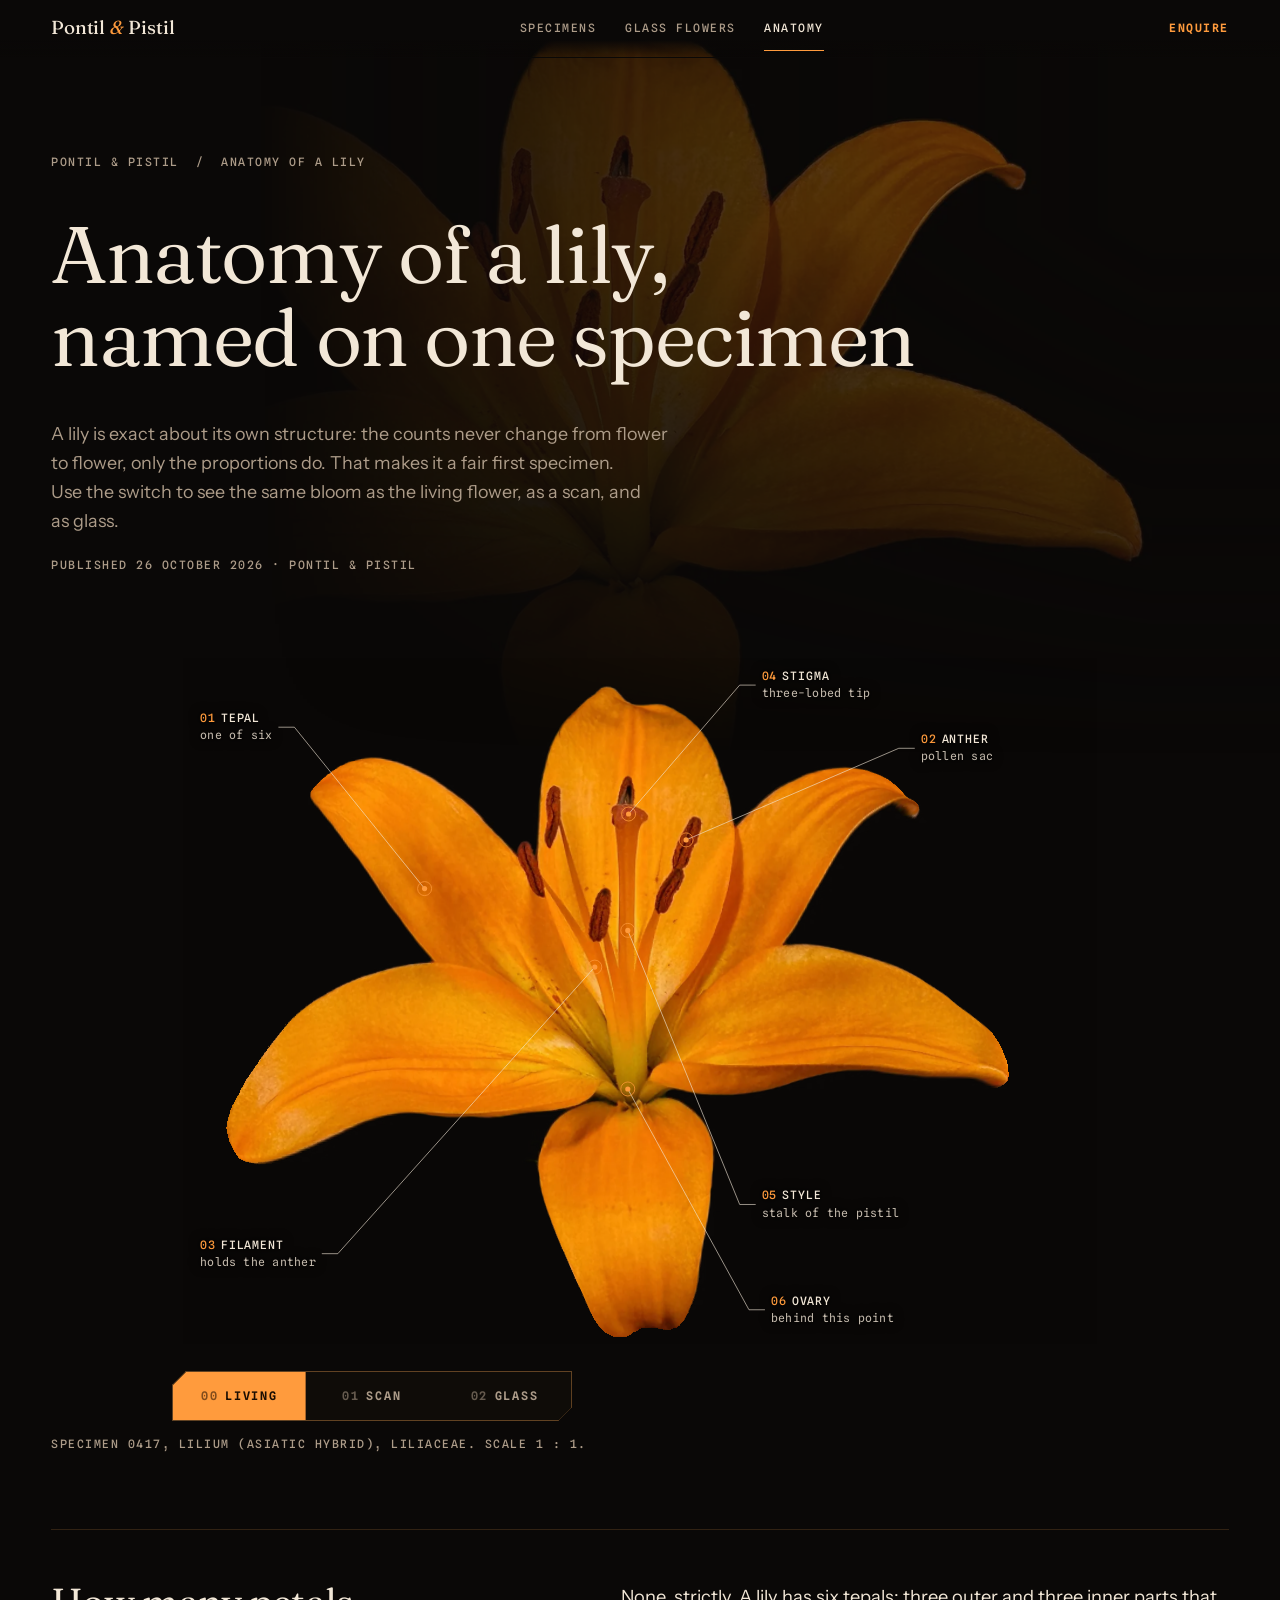
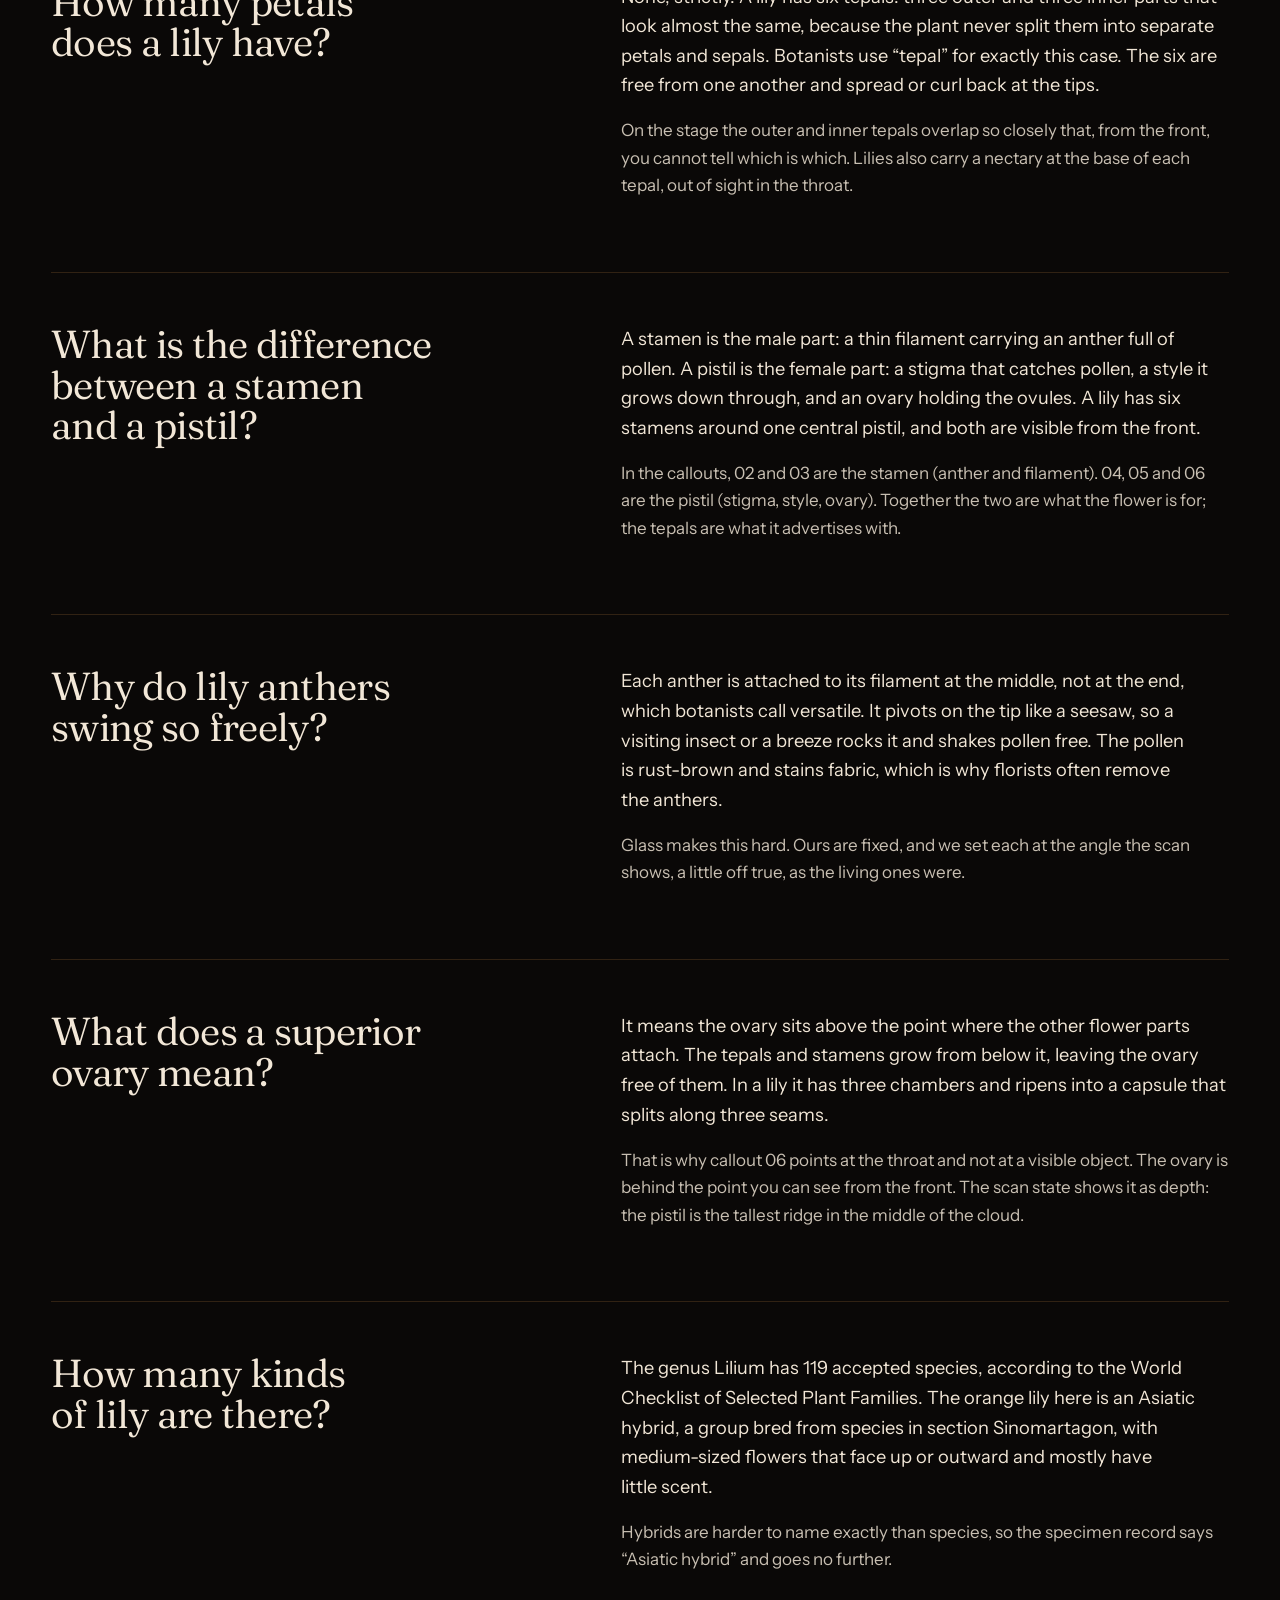
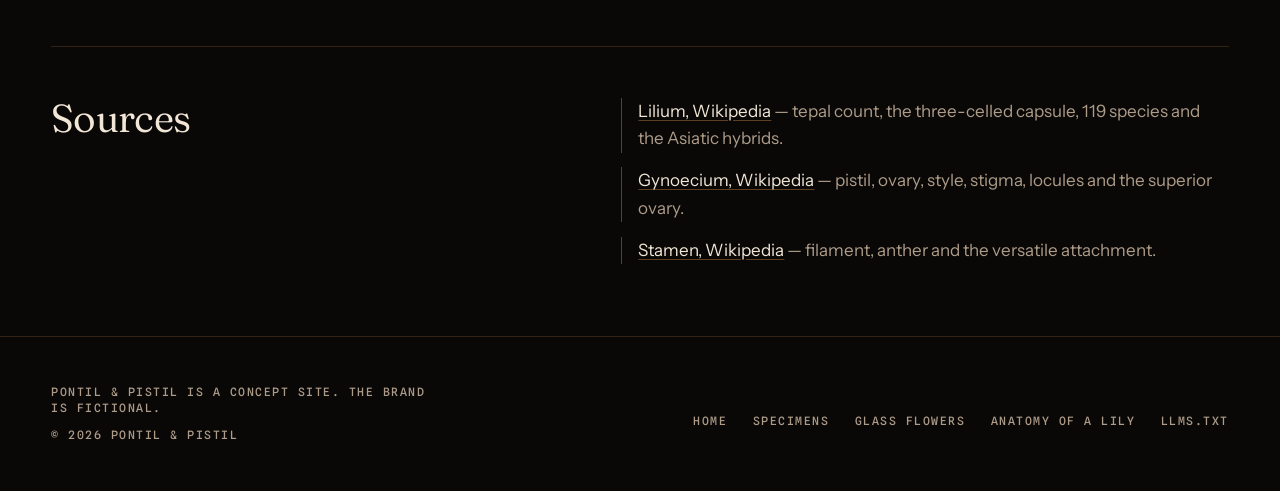
<file: anatomy-of-a-lily.html>
<!doctype html>
<html lang="en-GB" data-page="anatomy" data-world="living">
<head>
<meta charset="utf-8">
<meta name="viewport" content="width=device-width, initial-scale=1, viewport-fit=cover">
<title>Anatomy of a lily: tepals, stamens and pistil | Pontil &amp; Pistil</title>
<meta name="description" content="The parts of a lily flower named on one specimen: six tepals, six stamens with anthers and filaments, and a pistil with stigma, style and ovary.">
<link rel="canonical" href="https://pontil-pistil.vercel.app/anatomy-of-a-lily.html">
<meta name="robots" content="index, follow, max-image-preview:large">
<meta property="og:type" content="article">
<meta property="og:site_name" content="Pontil &amp; Pistil">
<meta property="og:title" content="Anatomy of a lily, named on one specimen">
<meta property="og:description" content="Tepals, anthers, filaments, stigma, style and ovary of a lily, shown as the living flower, a scan and cast glass.">
<meta property="og:url" content="https://pontil-pistil.vercel.app/anatomy-of-a-lily.html">
<meta property="og:image" content="https://pontil-pistil.vercel.app/img/og.jpg">
<meta property="og:image:width" content="1200">
<meta property="og:image:height" content="630">
<meta property="og:image:alt" content="An orange lily on black, its anthers and stigma picked out by hairline callouts.">
<meta property="og:locale" content="en_GB">
<meta property="article:published_time" content="2026-10-26">
<meta property="article:modified_time" content="2026-10-26">
<meta name="twitter:card" content="summary_large_image">
<meta name="twitter:title" content="Anatomy of a lily, named on one specimen">
<meta name="twitter:description" content="Tepals, anthers, filaments, stigma, style and ovary of a lily, shown as the living flower, a scan and cast glass.">
<meta name="twitter:image" content="https://pontil-pistil.vercel.app/img/og.jpg">
<meta name="theme-color" content="#0a0807">
<link rel="icon" href="img/favicon.svg" type="image/svg+xml">
<link rel="apple-touch-icon" href="img/apple-touch-icon.png">
<link rel="preload" href="fonts/fraunces-latin-wght-normal.woff2" as="font" type="font/woff2" crossorigin>
<link rel="preload" href="fonts/instrument-sans-latin-wght-normal.woff2" as="font" type="font/woff2" crossorigin>
<link rel="stylesheet" href="css/style.css">
<script>document.documentElement.className += ' js';try{var w=localStorage.getItem('pp-world');if(w==='scan'||w==='glass')document.documentElement.setAttribute('data-world',w)}catch(e){}</script>
<script type="application/ld+json">
{
  "@context": "https://schema.org",
  "@graph": [
    {
      "@type": "WebSite",
      "@id": "https://pontil-pistil.vercel.app/#website",
      "url": "https://pontil-pistil.vercel.app/",
      "name": "Pontil & Pistil",
      "inLanguage": "en-GB",
      "publisher": {
        "@id": "https://pontil-pistil.vercel.app/#org"
      }
    },
    {
      "@type": "Organization",
      "@id": "https://pontil-pistil.vercel.app/#org",
      "name": "Pontil & Pistil",
      "url": "https://pontil-pistil.vercel.app/",
      "logo": "https://pontil-pistil.vercel.app/img/logo-512.png"
    },
    {
      "@type": "WebPage",
      "@id": "https://pontil-pistil.vercel.app/anatomy-of-a-lily.html#webpage",
      "url": "https://pontil-pistil.vercel.app/anatomy-of-a-lily.html",
      "name": "Anatomy of a lily: tepals, stamens and pistil | Pontil & Pistil",
      "description": "The parts of a lily flower named on one specimen: six tepals, six stamens with anthers and filaments, and a pistil with stigma, style and ovary.",
      "isPartOf": {
        "@id": "https://pontil-pistil.vercel.app/#website"
      },
      "breadcrumb": {
        "@id": "https://pontil-pistil.vercel.app/anatomy-of-a-lily.html#crumbs"
      },
      "primaryImageOfPage": {
        "@type": "ImageObject",
        "url": "https://pontil-pistil.vercel.app/img/og.jpg",
        "width": 1200,
        "height": 630
      },
      "datePublished": "2026-10-26",
      "dateModified": "2026-10-26",
      "inLanguage": "en-GB"
    },
    {
      "@type": "BreadcrumbList",
      "@id": "https://pontil-pistil.vercel.app/anatomy-of-a-lily.html#crumbs",
      "itemListElement": [
        {
          "@type": "ListItem",
          "position": 1,
          "name": "Pontil & Pistil",
          "item": "https://pontil-pistil.vercel.app/"
        },
        {
          "@type": "ListItem",
          "position": 2,
          "name": "Anatomy of a lily",
          "item": "https://pontil-pistil.vercel.app/anatomy-of-a-lily.html"
        }
      ]
    },
    {
      "@type": "Article",
      "@id": "https://pontil-pistil.vercel.app/anatomy-of-a-lily.html#article",
      "mainEntityOfPage": {
        "@id": "https://pontil-pistil.vercel.app/anatomy-of-a-lily.html#webpage"
      },
      "headline": "Anatomy of a lily: tepals, stamens and pistil",
      "description": "The parts of a lily flower named on one specimen: six tepals, six stamens with anthers and filaments, and a pistil with stigma, style and ovary.",
      "image": "https://pontil-pistil.vercel.app/img/og.jpg",
      "datePublished": "2026-10-26",
      "dateModified": "2026-10-26",
      "inLanguage": "en-GB",
      "author": {
        "@type": "Organization",
        "name": "Pontil & Pistil",
        "url": "https://pontil-pistil.vercel.app/"
      },
      "publisher": {
        "@id": "https://pontil-pistil.vercel.app/#org"
      }
    },
    {
      "@type": "FAQPage",
      "@id": "https://pontil-pistil.vercel.app/anatomy-of-a-lily.html#faq",
      "mainEntity": [
        {
          "@type": "Question",
          "name": "How many petals does a lily have?",
          "acceptedAnswer": {
            "@type": "Answer",
            "text": "None, strictly. A lily has six tepals: three outer and three inner parts that look almost the same, because the plant never split them into separate petals and sepals. Botanists use \"tepal\" for exactly this case. The six are free from one another and spread or curl back at the tips."
          }
        },
        {
          "@type": "Question",
          "name": "What is the difference between a stamen and a pistil?",
          "acceptedAnswer": {
            "@type": "Answer",
            "text": "A stamen is the male part: a thin filament carrying an anther full of pollen. A pistil is the female part: a stigma that catches pollen, a style it grows down through, and an ovary holding the ovules. A lily has six stamens around one central pistil, and both are visible from the front."
          }
        },
        {
          "@type": "Question",
          "name": "What does a superior ovary mean?",
          "acceptedAnswer": {
            "@type": "Answer",
            "text": "It means the ovary sits above the point where the other flower parts attach. The tepals and stamens grow from below it, leaving the ovary free of them. In a lily it has three chambers and ripens into a capsule that splits along three seams."
          }
        }
      ]
    }
  ]
}
</script>
</head>
<body>
<a class="skip" href="#main">Skip to content</a>
<header class="top">
  <a class="brand" href="./" aria-label="Pontil &amp; Pistil, home">Pontil <i>&amp;</i> Pistil</a>
  <nav class="nav" aria-label="Primary">
    <a href="specimens.html">Specimens</a>
    <a href="glass-flowers.html">Glass flowers</a>
    <a href="anatomy-of-a-lily.html" aria-current="page">Anatomy</a>
  </nav>
  <a class="enquire" href="mailto:studio@pontilandpistil.example?subject=Commission%20enquiry">Enquire</a>
  <details class="menu">
    <summary>Menu</summary>
    <nav aria-label="Primary, compact">
      <a href="specimens.html">Specimens</a>
      <a href="glass-flowers.html">Glass flowers</a>
      <a href="anatomy-of-a-lily.html" aria-current="page">Anatomy of a lily</a>
    </nav>
  </details>
</header>

<main id="main" class="page">
  <div class="page-bg" aria-hidden="true"></div>
  <div class="wrap">
    <div class="page__head" data-reveal>
      <p class="crumbs mono"><a href="./">Pontil &amp; Pistil</a> &nbsp;/&nbsp; Anatomy of a lily</p>
      <h1>Anatomy of a lily, named on one specimen</h1>
      <p class="lede">A lily is exact about its own structure: the counts never change from flower to flower, only the proportions do. That makes it a fair first specimen. Use the switch to see the same bloom as the living flower, as a scan, and as glass.</p>
      <p class="stamp mono">Published 26 October 2026 &middot; Pontil &amp; Pistil</p>
    </div>

    <figure class="fig" data-reveal>
      <div class="fig-stage" data-hero-fig>
        <div class="specimen" data-stage>
          <img class="specimen__poster" src="img/lily-900.webp" srcset="img/lily-900.webp 900w, img/lily-1600.webp 1600w" sizes="(min-width: 900px) 88vw, 100vw" width="1600" height="1200" decoding="async" alt="An orange Asiatic lily seen from the front against black, with six tepals, six anthers on thin filaments and a central pistil.">
          <canvas class="specimen__canvas" aria-hidden="true"></canvas>
          <svg class="leaders" aria-hidden="true" focusable="false"></svg>
          <ol class="callouts" aria-label="Parts of the flower, numbered to the list below">
            <li class="callout" data-u="0.27" data-v="0.34"><span class="n">01</span>Tepal<span class="sub">one of six</span></li>
            <li class="callout" data-u="0.488" data-v="0.237"><span class="n">04</span>Stigma<span class="sub">three-lobed tip</span></li>
            <li class="callout" data-u="0.549" data-v="0.272"><span class="n">02</span>Anther<span class="sub">pollen sac</span></li>
            <li class="callout" data-u="0.452" data-v="0.452"><span class="n">03</span>Filament<span class="sub">holds the anther</span></li>
            <li class="callout" data-u="0.487" data-v="0.40"><span class="n">05</span>Style<span class="sub">stalk of the pistil</span></li>
            <li class="callout" data-u="0.487" data-v="0.625"><span class="n">06</span>Ovary<span class="sub">behind this point</span></li>
          </ol>
        </div>
      </div>
      <fieldset class="switch fig-switch" id="switch">
          <legend>State of the specimen</legend>
          <div class="switch__row frame">
            <label><input type="radio" name="state" value="living" checked><span data-n="00">Living</span></label>
            <label><input type="radio" name="state" value="scan"><span data-n="01">Scan</span></label>
            <label><input type="radio" name="state" value="glass"><span data-n="02">Glass</span></label>
          </div>
        </fieldset>
      <figcaption class="mono mute figcap">Specimen 0417, Lilium (Asiatic hybrid), Liliaceae. Scale 1 : 1.</figcaption>
    </figure>

    <article class="prose">
      <section aria-labelledby="h-a1" data-reveal>
        <h2 id="h-a1">How many petals does a lily have?</h2>
        <p class="answer">None, strictly. A lily has six tepals: three outer and three inner parts that look almost the same, because the plant never split them into separate petals and sepals. Botanists use &ldquo;tepal&rdquo; for exactly this case. The six are free from one another and spread or curl back at the tips.</p>
        <p>On the stage the outer and inner tepals overlap so closely that, from the front, you cannot tell which is which. Lilies also carry a nectary at the base of each tepal, out of sight in the throat.</p>
      </section>
      <section aria-labelledby="h-a2" data-reveal>
        <h2 id="h-a2">What is the difference between a stamen and a pistil?</h2>
        <p class="answer">A stamen is the male part: a thin filament carrying an anther full of pollen. A pistil is the female part: a stigma that catches pollen, a style it grows down through, and an ovary holding the ovules. A lily has six stamens around one central pistil, and both are visible from the front.</p>
        <p>In the callouts, 02 and 03 are the stamen (anther and filament). 04, 05 and 06 are the pistil (stigma, style, ovary). Together the two are what the flower is for; the tepals are what it advertises with.</p>
      </section>
      <section aria-labelledby="h-a3" data-reveal>
        <h2 id="h-a3">Why do lily anthers swing so freely?</h2>
        <p class="answer">Each anther is attached to its filament at the middle, not at the end, which botanists call versatile. It pivots on the tip like a seesaw, so a visiting insect or a breeze rocks it and shakes pollen free. The pollen is rust-brown and stains fabric, which is why florists often remove the anthers.</p>
        <p>Glass makes this hard. Ours are fixed, and we set each at the angle the scan shows, a little off true, as the living ones were.</p>
      </section>
      <section aria-labelledby="h-a4" data-reveal>
        <h2 id="h-a4">What does a superior ovary mean?</h2>
        <p class="answer">It means the ovary sits above the point where the other flower parts attach. The tepals and stamens grow from below it, leaving the ovary free of them. In a lily it has three chambers and ripens into a capsule that splits along three seams.</p>
        <p>That is why callout 06 points at the throat and not at a visible object. The ovary is behind the point you can see from the front. The scan state shows it as depth: the pistil is the tallest ridge in the middle of the cloud.</p>
      </section>
      <section aria-labelledby="h-a5" data-reveal>
        <h2 id="h-a5">How many kinds of lily are there?</h2>
        <p class="answer">The genus Lilium has 119 accepted species, according to the World Checklist of Selected Plant Families. The orange lily here is an Asiatic hybrid, a group bred from species in section Sinomartagon, with medium-sized flowers that face up or outward and mostly have little scent.</p>
        <p>Hybrids are harder to name exactly than species, so the specimen record says &ldquo;Asiatic hybrid&rdquo; and goes no further.</p>
      </section>

      <section aria-labelledby="h-sources" data-reveal>
        <h2 id="h-sources">Sources</h2>
        <ul class="sources">
          <li><a href="https://en.wikipedia.org/wiki/Lilium" rel="noopener">Lilium, Wikipedia</a> &mdash; tepal count, the three-celled capsule, 119 species and the Asiatic hybrids.</li>
          <li><a href="https://en.wikipedia.org/wiki/Gynoecium" rel="noopener">Gynoecium, Wikipedia</a> &mdash; pistil, ovary, style, stigma, locules and the superior ovary.</li>
          <li><a href="https://en.wikipedia.org/wiki/Stamen" rel="noopener">Stamen, Wikipedia</a> &mdash; filament, anther and the versatile attachment.</li>
        </ul>
      </section>
    </article>
  </div>
</main>
<footer class="foot">
  <div class="wrap">
    <div>
      <p class="mono concept">Pontil &amp; Pistil is a concept site. The brand is fictional.</p>
      <p class="mono tight">&copy; 2026 Pontil &amp; Pistil</p>
    </div>
    <nav class="mono" aria-label="Footer">
      <a href="./">Home</a>
      <a href="specimens.html">Specimens</a>
      <a href="glass-flowers.html">Glass flowers</a>
      <a href="anatomy-of-a-lily.html">Anatomy of a lily</a>
      <a href="llms.txt">llms.txt</a>
    </nav>
  </div>
</footer>
<script src="js/relief.js" defer></script>
<script src="js/main.js" defer></script>
</body>
</html>
</file>
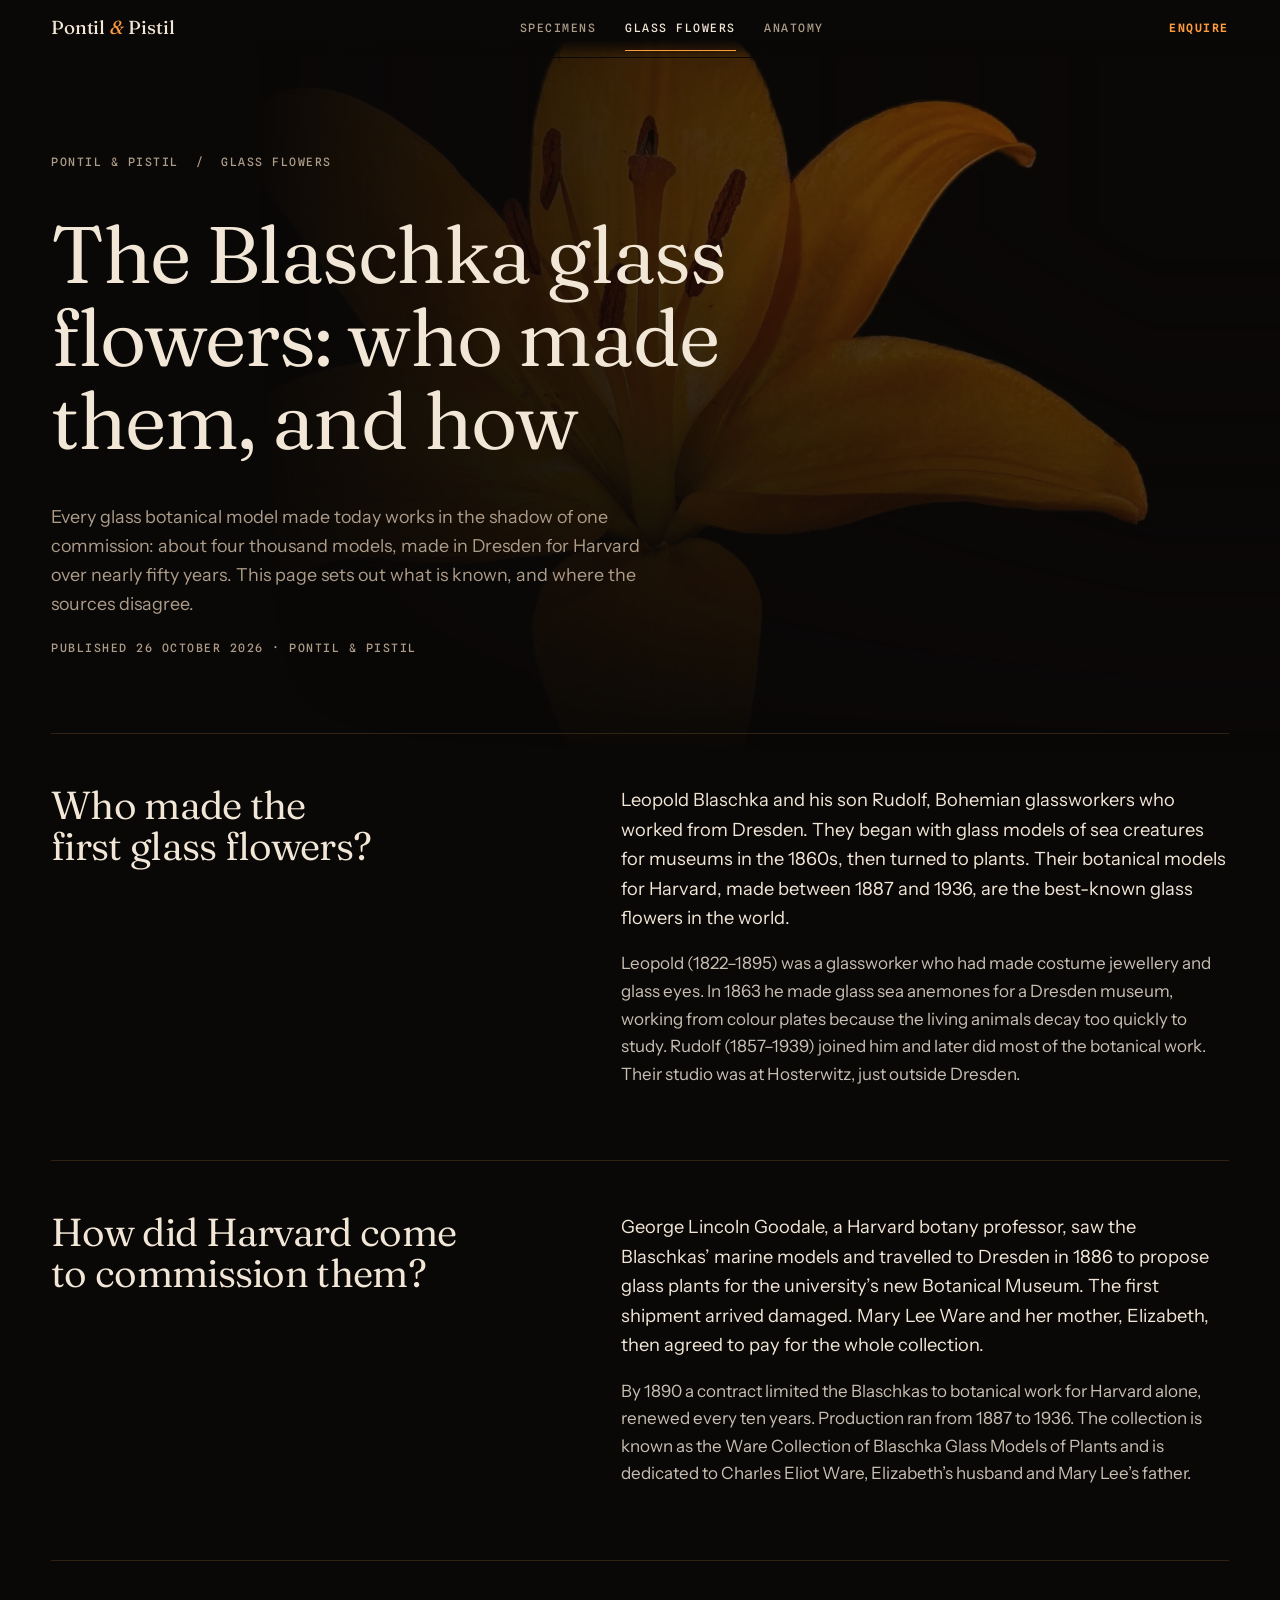
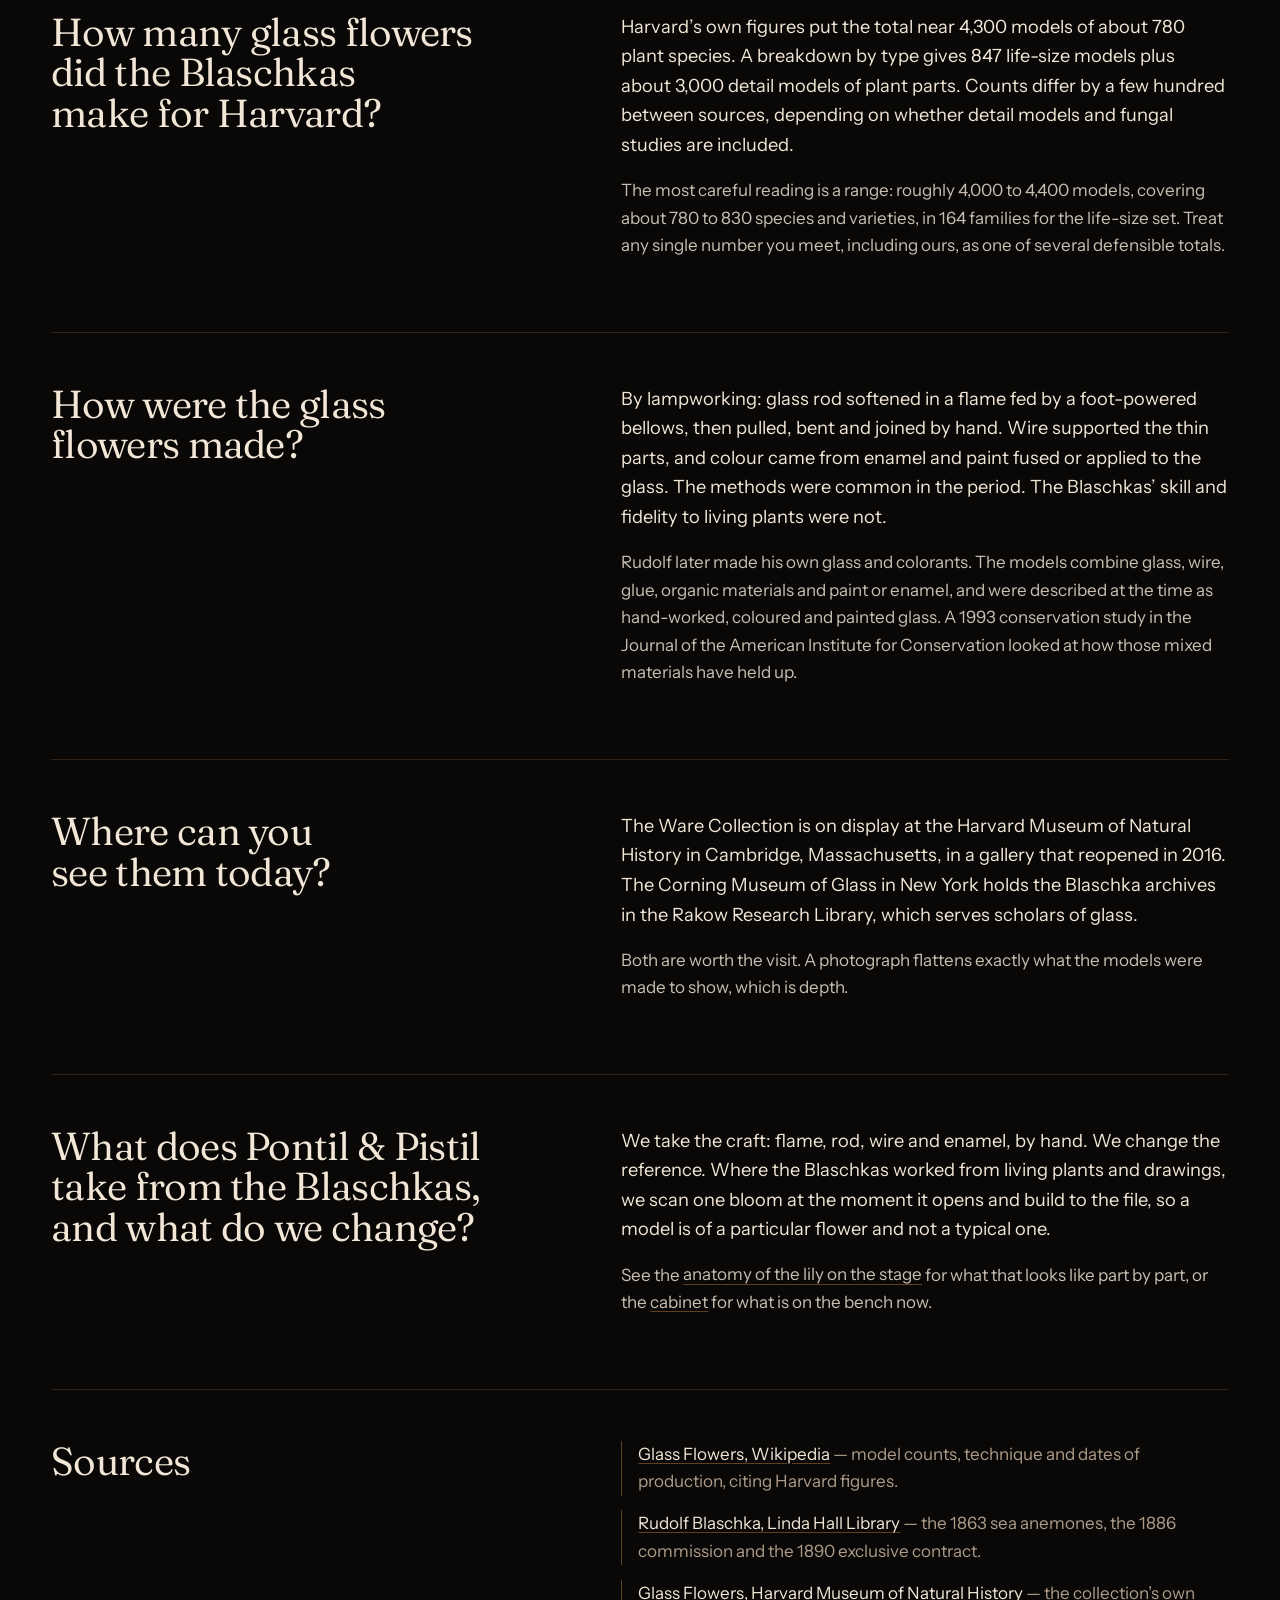
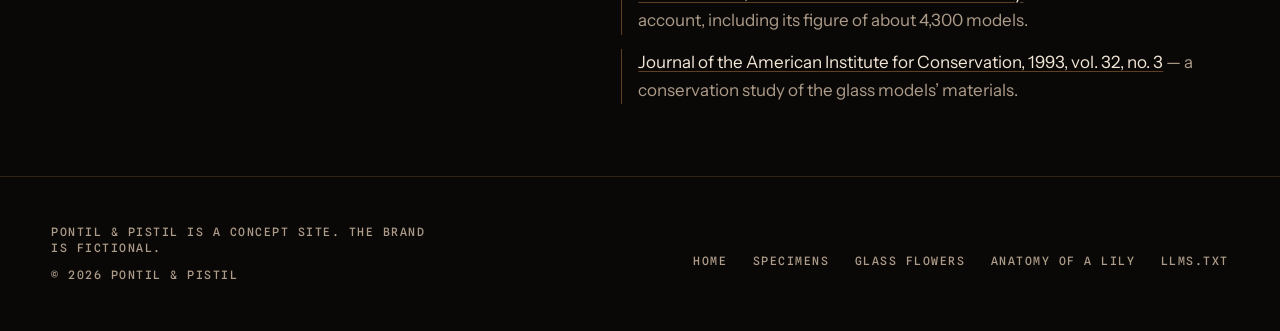
<file: glass-flowers.html>
<!doctype html>
<html lang="en-GB" data-page="history" data-world="living">
<head>
<meta charset="utf-8">
<meta name="viewport" content="width=device-width, initial-scale=1, viewport-fit=cover">
<title>Blaschka glass flowers: who made them and how | Pontil &amp; Pistil</title>
<meta name="description" content="The history of glass botanical models: Leopold and Rudolf Blaschka, the Harvard commission of 1886, how many models exist and how they were made.">
<link rel="canonical" href="https://pontil-pistil.vercel.app/glass-flowers.html">
<meta name="robots" content="index, follow, max-image-preview:large">
<meta property="og:type" content="article">
<meta property="og:site_name" content="Pontil &amp; Pistil">
<meta property="og:title" content="The Blaschka glass flowers: who made them, and how">
<meta property="og:description" content="Leopold and Rudolf Blaschka, the Harvard commission, and how a flame, a bellows and enamel became 4,300 botanical models.">
<meta property="og:url" content="https://pontil-pistil.vercel.app/glass-flowers.html">
<meta property="og:image" content="https://pontil-pistil.vercel.app/img/og.jpg">
<meta property="og:image:width" content="1200">
<meta property="og:image:height" content="630">
<meta property="og:image:alt" content="An orange lily on black, its anthers and stigma picked out by hairline callouts.">
<meta property="og:locale" content="en_GB">
<meta property="article:published_time" content="2026-10-26">
<meta property="article:modified_time" content="2026-10-26">
<meta name="twitter:card" content="summary_large_image">
<meta name="twitter:title" content="The Blaschka glass flowers: who made them, and how">
<meta name="twitter:description" content="Leopold and Rudolf Blaschka, the Harvard commission, and how a flame, a bellows and enamel became 4,300 botanical models.">
<meta name="twitter:image" content="https://pontil-pistil.vercel.app/img/og.jpg">
<meta name="theme-color" content="#0a0807">
<link rel="icon" href="img/favicon.svg" type="image/svg+xml">
<link rel="apple-touch-icon" href="img/apple-touch-icon.png">
<link rel="preload" href="fonts/fraunces-latin-wght-normal.woff2" as="font" type="font/woff2" crossorigin>
<link rel="preload" href="fonts/instrument-sans-latin-wght-normal.woff2" as="font" type="font/woff2" crossorigin>
<link rel="stylesheet" href="css/style.css">
<script>document.documentElement.className += ' js';try{var w=localStorage.getItem('pp-world');if(w==='scan'||w==='glass')document.documentElement.setAttribute('data-world',w)}catch(e){}</script>
<script type="application/ld+json">
{
  "@context": "https://schema.org",
  "@graph": [
    {
      "@type": "WebSite",
      "@id": "https://pontil-pistil.vercel.app/#website",
      "url": "https://pontil-pistil.vercel.app/",
      "name": "Pontil & Pistil",
      "inLanguage": "en-GB",
      "publisher": {
        "@id": "https://pontil-pistil.vercel.app/#org"
      }
    },
    {
      "@type": "Organization",
      "@id": "https://pontil-pistil.vercel.app/#org",
      "name": "Pontil & Pistil",
      "url": "https://pontil-pistil.vercel.app/",
      "logo": "https://pontil-pistil.vercel.app/img/logo-512.png"
    },
    {
      "@type": "WebPage",
      "@id": "https://pontil-pistil.vercel.app/glass-flowers.html#webpage",
      "url": "https://pontil-pistil.vercel.app/glass-flowers.html",
      "name": "Blaschka glass flowers: who made them and how | Pontil & Pistil",
      "description": "The history of glass botanical models: Leopold and Rudolf Blaschka, the Harvard commission of 1886, how many models exist and how they were made.",
      "isPartOf": {
        "@id": "https://pontil-pistil.vercel.app/#website"
      },
      "breadcrumb": {
        "@id": "https://pontil-pistil.vercel.app/glass-flowers.html#crumbs"
      },
      "primaryImageOfPage": {
        "@type": "ImageObject",
        "url": "https://pontil-pistil.vercel.app/img/og.jpg",
        "width": 1200,
        "height": 630
      },
      "datePublished": "2026-10-26",
      "dateModified": "2026-10-26",
      "inLanguage": "en-GB"
    },
    {
      "@type": "BreadcrumbList",
      "@id": "https://pontil-pistil.vercel.app/glass-flowers.html#crumbs",
      "itemListElement": [
        {
          "@type": "ListItem",
          "position": 1,
          "name": "Pontil & Pistil",
          "item": "https://pontil-pistil.vercel.app/"
        },
        {
          "@type": "ListItem",
          "position": 2,
          "name": "Glass flowers",
          "item": "https://pontil-pistil.vercel.app/glass-flowers.html"
        }
      ]
    },
    {
      "@type": "Article",
      "@id": "https://pontil-pistil.vercel.app/glass-flowers.html#article",
      "mainEntityOfPage": {
        "@id": "https://pontil-pistil.vercel.app/glass-flowers.html#webpage"
      },
      "headline": "The Blaschka glass flowers: who made them and how",
      "description": "The history of glass botanical models: Leopold and Rudolf Blaschka, the Harvard commission of 1886, how many models exist and how they were made.",
      "image": "https://pontil-pistil.vercel.app/img/og.jpg",
      "datePublished": "2026-10-26",
      "dateModified": "2026-10-26",
      "inLanguage": "en-GB",
      "author": {
        "@type": "Organization",
        "name": "Pontil & Pistil",
        "url": "https://pontil-pistil.vercel.app/"
      },
      "publisher": {
        "@id": "https://pontil-pistil.vercel.app/#org"
      }
    },
    {
      "@type": "FAQPage",
      "@id": "https://pontil-pistil.vercel.app/glass-flowers.html#faq",
      "mainEntity": [
        {
          "@type": "Question",
          "name": "Who made the first glass flowers?",
          "acceptedAnswer": {
            "@type": "Answer",
            "text": "Leopold Blaschka and his son Rudolf, Bohemian glassworkers who worked from Dresden. They began with glass models of sea creatures for museums in the 1860s, then turned to plants. Their botanical models for Harvard, made between 1887 and 1936, are the best-known glass flowers in the world."
          }
        },
        {
          "@type": "Question",
          "name": "How many glass flowers did the Blaschkas make for Harvard?",
          "acceptedAnswer": {
            "@type": "Answer",
            "text": "Harvard’s own figures put the total near 4,300 models of about 780 plant species. A breakdown by type gives 847 life-size models plus about 3,000 detail models of plant parts. Counts differ by a few hundred between sources, depending on whether detail models and fungal studies are included."
          }
        },
        {
          "@type": "Question",
          "name": "How were the glass flowers made?",
          "acceptedAnswer": {
            "@type": "Answer",
            "text": "By lampworking: glass rod softened in a flame fed by a foot-powered bellows, then pulled, bent and joined by hand. Wire supported the thin parts, and colour came from enamel and paint fused or applied to the glass. The methods were common in the period. The Blaschkas’ skill and fidelity to living plants were not."
          }
        }
      ]
    }
  ]
}
</script>
</head>
<body>
<a class="skip" href="#main">Skip to content</a>
<header class="top">
  <a class="brand" href="./" aria-label="Pontil &amp; Pistil, home">Pontil <i>&amp;</i> Pistil</a>
  <nav class="nav" aria-label="Primary">
    <a href="specimens.html">Specimens</a>
    <a href="glass-flowers.html" aria-current="page">Glass flowers</a>
    <a href="anatomy-of-a-lily.html">Anatomy</a>
  </nav>
  <a class="enquire" href="mailto:studio@pontilandpistil.example?subject=Commission%20enquiry">Enquire</a>
  <details class="menu">
    <summary>Menu</summary>
    <nav aria-label="Primary, compact">
      <a href="specimens.html">Specimens</a>
      <a href="glass-flowers.html" aria-current="page">Glass flowers</a>
      <a href="anatomy-of-a-lily.html">Anatomy of a lily</a>
    </nav>
  </details>
</header>

<main id="main" class="page">
  <div class="page-bg page-bg--history" aria-hidden="true"></div>
  <div class="wrap">
    <div class="page__head" data-reveal>
      <p class="crumbs mono"><a href="./">Pontil &amp; Pistil</a> &nbsp;/&nbsp; Glass flowers</p>
      <h1>The Blaschka glass flowers: who made them, and how</h1>
      <p class="lede">Every glass botanical model made today works in the shadow of one commission: about four thousand models, made in Dresden for Harvard over nearly fifty years. This page sets out what is known, and where the sources disagree.</p>
      <p class="stamp mono">Published 26 October 2026 &middot; Pontil &amp; Pistil</p>
    </div>

    <article class="prose">
      <section aria-labelledby="h-who" data-reveal>
        <h2 id="h-who">Who made the first glass flowers?</h2>
        <p class="answer">Leopold Blaschka and his son Rudolf, Bohemian glassworkers who worked from Dresden. They began with glass models of sea creatures for museums in the 1860s, then turned to plants. Their botanical models for Harvard, made between 1887 and 1936, are the best-known glass flowers in the world.</p>
        <p>Leopold (1822&ndash;1895) was a glassworker who had made costume jewellery and glass eyes. In 1863 he made glass sea anemones for a Dresden museum, working from colour plates because the living animals decay too quickly to study. Rudolf (1857&ndash;1939) joined him and later did most of the botanical work. Their studio was at Hosterwitz, just outside Dresden.</p>
      </section>

      <section aria-labelledby="h-harvard" data-reveal>
        <h2 id="h-harvard">How did Harvard come to commission them?</h2>
        <p class="answer">George Lincoln Goodale, a Harvard botany professor, saw the Blaschkas&rsquo; marine models and travelled to Dresden in 1886 to propose glass plants for the university&rsquo;s new Botanical Museum. The first shipment arrived damaged. Mary Lee Ware and her mother, Elizabeth, then agreed to pay for the whole collection.</p>
        <p>By 1890 a contract limited the Blaschkas to botanical work for Harvard alone, renewed every ten years. Production ran from 1887 to 1936. The collection is known as the Ware Collection of Blaschka Glass Models of Plants and is dedicated to Charles Eliot Ware, Elizabeth&rsquo;s husband and Mary Lee&rsquo;s father.</p>
      </section>

      <section aria-labelledby="h-count" data-reveal>
        <h2 id="h-count">How many glass flowers did the Blaschkas make for Harvard?</h2>
        <p class="answer">Harvard&rsquo;s own figures put the total near 4,300 models of about 780 plant species. A breakdown by type gives 847 life-size models plus about 3,000 detail models of plant parts. Counts differ by a few hundred between sources, depending on whether detail models and fungal studies are included.</p>
        <p>The most careful reading is a range: roughly 4,000 to 4,400 models, covering about 780 to 830 species and varieties, in 164 families for the life-size set. Treat any single number you meet, including ours, as one of several defensible totals.</p>
      </section>

      <section aria-labelledby="h-how" data-reveal>
        <h2 id="h-how">How were the glass flowers made?</h2>
        <p class="answer">By lampworking: glass rod softened in a flame fed by a foot-powered bellows, then pulled, bent and joined by hand. Wire supported the thin parts, and colour came from enamel and paint fused or applied to the glass. The methods were common in the period. The Blaschkas&rsquo; skill and fidelity to living plants were not.</p>
        <p>Rudolf later made his own glass and colorants. The models combine glass, wire, glue, organic materials and paint or enamel, and were described at the time as hand-worked, coloured and painted glass. A 1993 conservation study in the Journal of the American Institute for Conservation looked at how those mixed materials have held up.</p>
      </section>

      <section aria-labelledby="h-see" data-reveal>
        <h2 id="h-see">Where can you see them today?</h2>
        <p class="answer">The Ware Collection is on display at the Harvard Museum of Natural History in Cambridge, Massachusetts, in a gallery that reopened in 2016. The Corning Museum of Glass in New York holds the Blaschka archives in the Rakow Research Library, which serves scholars of glass.</p>
        <p>Both are worth the visit. A photograph flattens exactly what the models were made to show, which is depth.</p>
      </section>

      <section aria-labelledby="h-us" data-reveal>
        <h2 id="h-us">What does Pontil &amp; Pistil take from the Blaschkas, and what do we change?</h2>
        <p class="answer">We take the craft: flame, rod, wire and enamel, by hand. We change the reference. Where the Blaschkas worked from living plants and drawings, we scan one bloom at the moment it opens and build to the file, so a model is of a particular flower and not a typical one.</p>
        <p>See the <a href="anatomy-of-a-lily.html">anatomy of the lily on the stage</a> for what that looks like part by part, or the <a href="specimens.html">cabinet</a> for what is on the bench now.</p>
      </section>

      <section aria-labelledby="h-sources" data-reveal>
        <h2 id="h-sources">Sources</h2>
        <ul class="sources">
          <li><a href="https://en.wikipedia.org/wiki/Glass_Flowers" rel="noopener">Glass Flowers, Wikipedia</a> &mdash; model counts, technique and dates of production, citing Harvard figures.</li>
          <li><a href="https://www.lindahall.org/about/news/scientist-of-the-day/rudolf-blaschka/" rel="noopener">Rudolf Blaschka, Linda Hall Library</a> &mdash; the 1863 sea anemones, the 1886 commission and the 1890 exclusive contract.</li>
          <li><a href="https://www.hmnh.harvard.edu/glass-flowers" rel="noopener">Glass Flowers, Harvard Museum of Natural History</a> &mdash; the collection&rsquo;s own account, including its figure of about 4,300 models.</li>
          <li><a href="https://cool.culturalheritage.org/jaic/articles/jaic32-03-002.html" rel="noopener">Journal of the American Institute for Conservation, 1993, vol. 32, no. 3</a> &mdash; a conservation study of the glass models&rsquo; materials.</li>
        </ul>
      </section>
    </article>
  </div>
</main>
<footer class="foot">
  <div class="wrap">
    <div>
      <p class="mono concept">Pontil &amp; Pistil is a concept site. The brand is fictional.</p>
      <p class="mono tight">&copy; 2026 Pontil &amp; Pistil</p>
    </div>
    <nav class="mono" aria-label="Footer">
      <a href="./">Home</a>
      <a href="specimens.html">Specimens</a>
      <a href="glass-flowers.html">Glass flowers</a>
      <a href="anatomy-of-a-lily.html">Anatomy of a lily</a>
      <a href="llms.txt">llms.txt</a>
    </nav>
  </div>
</footer>
<script src="js/main.js" defer></script>
</body>
</html>
</file>
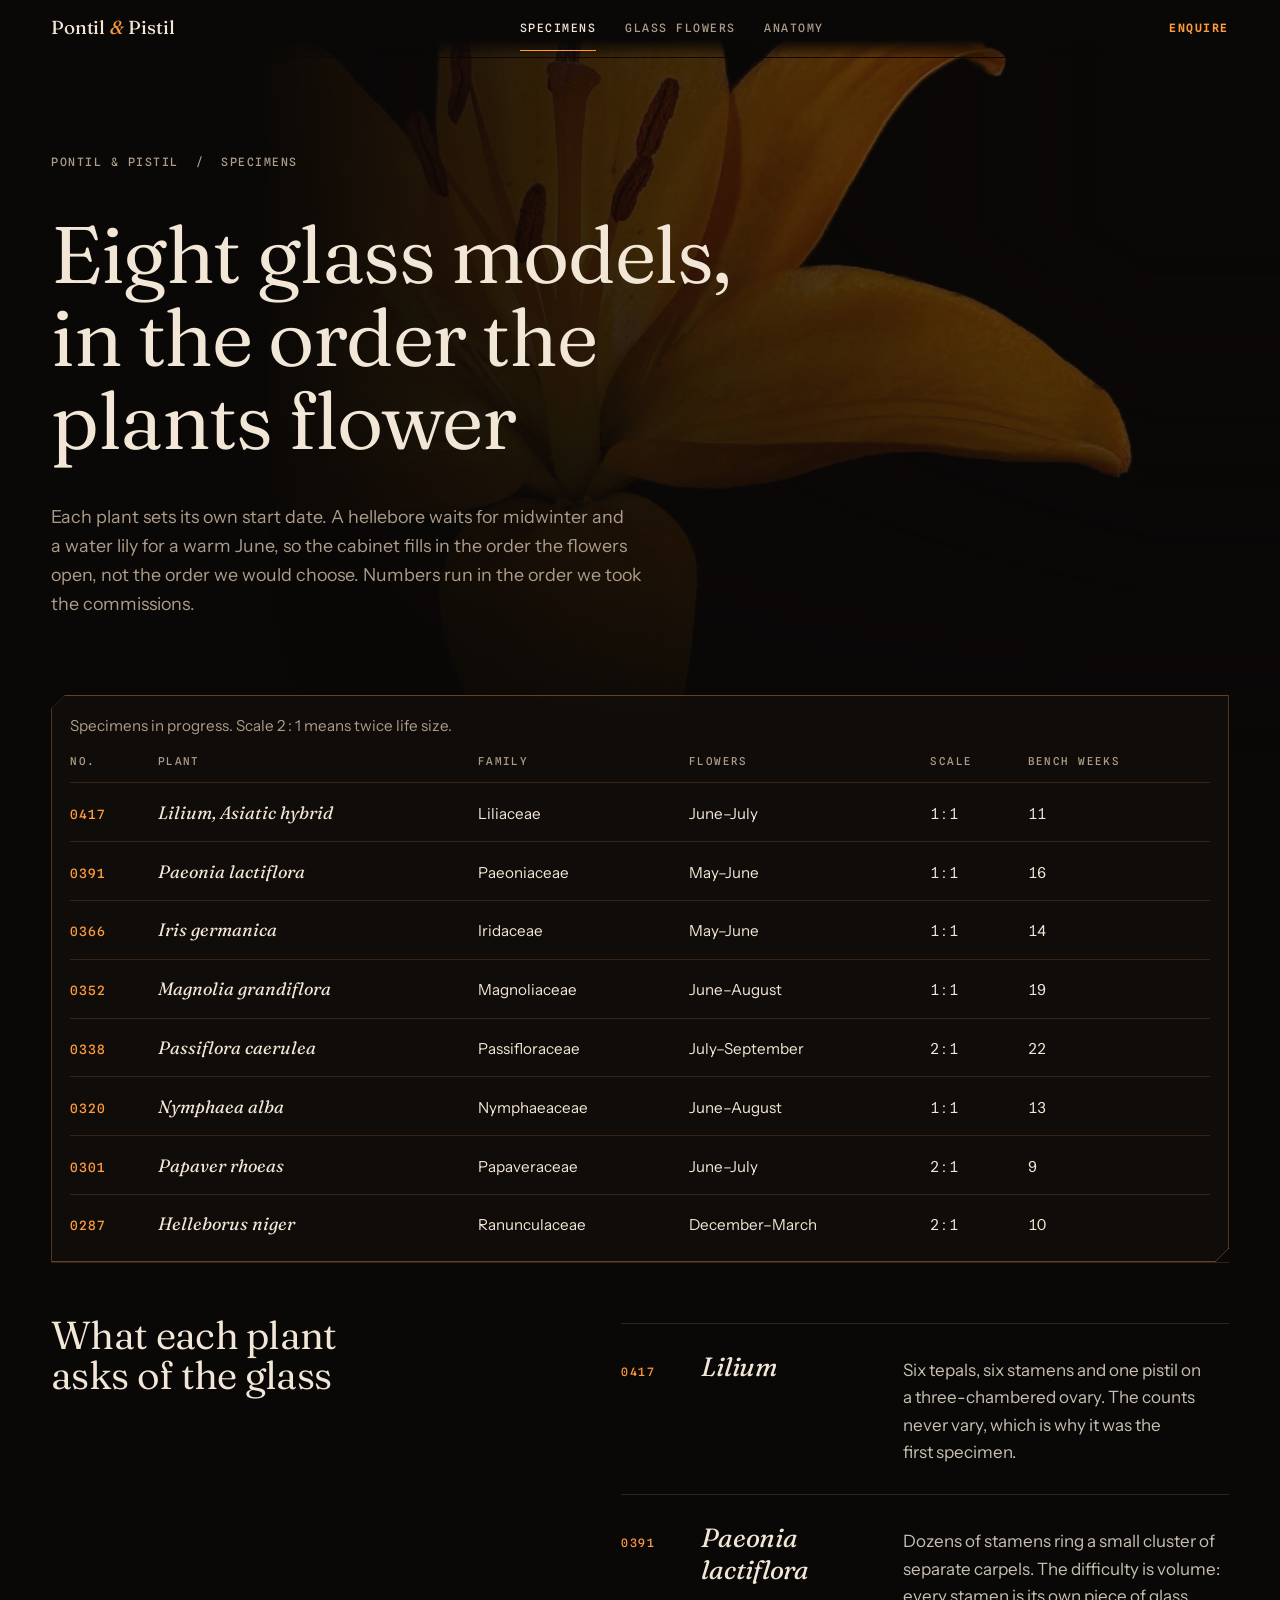
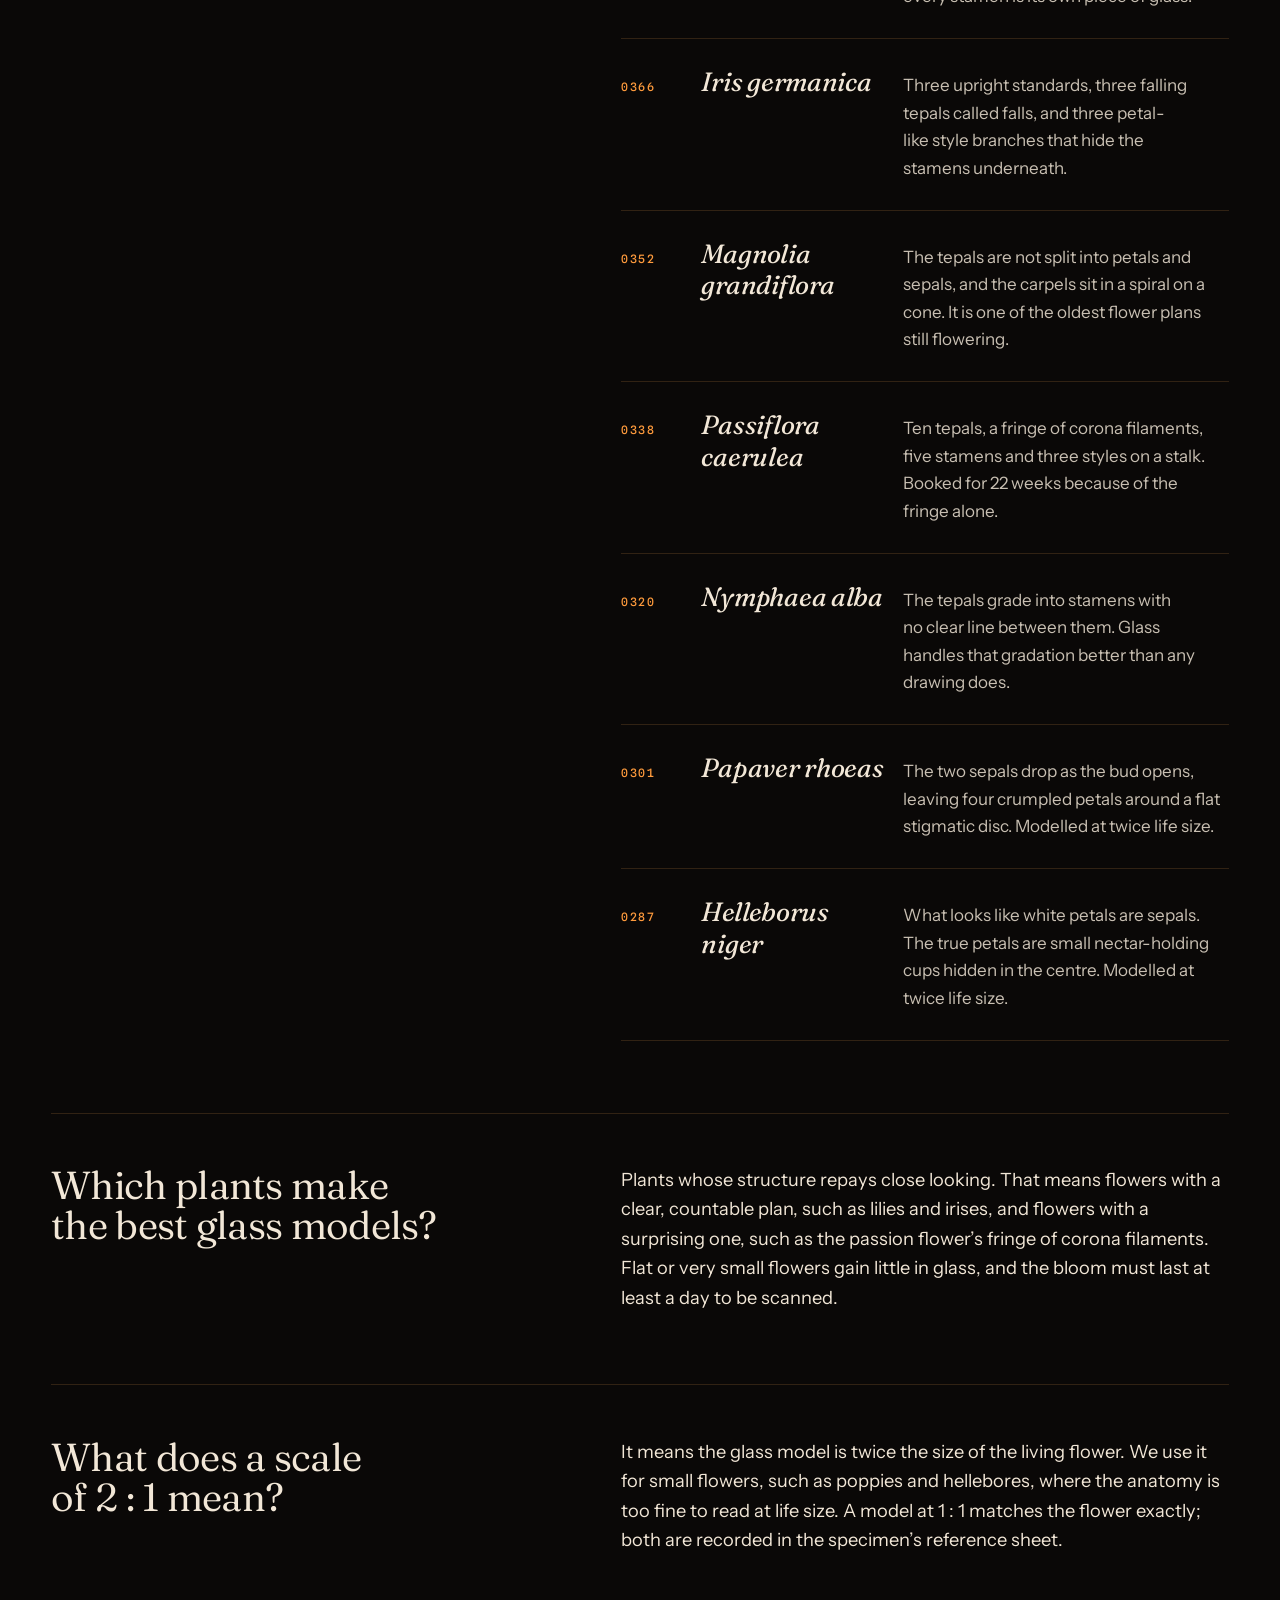
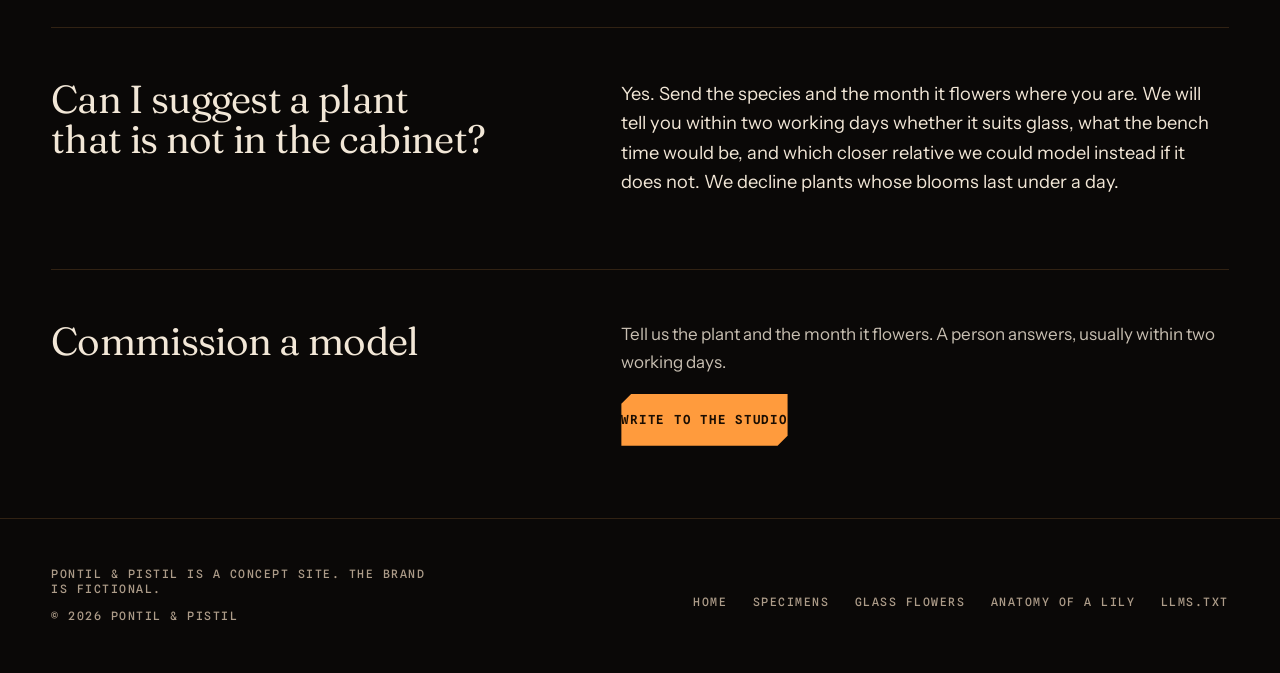
<file: specimens.html>
<!doctype html>
<html lang="en-GB" data-page="specimens" data-world="living">
<head>
<meta charset="utf-8">
<meta name="viewport" content="width=device-width, initial-scale=1, viewport-fit=cover">
<title>Glass models in progress: the specimen cabinet | Pontil &amp; Pistil</title>
<meta name="description" content="Eight glass botanical models in progress, from a lily to a hellebore, with family, flowering month, scale and bench weeks for each specimen.">
<link rel="canonical" href="https://pontil-pistil.vercel.app/specimens.html">
<meta name="robots" content="index, follow, max-image-preview:large">
<meta property="og:type" content="website">
<meta property="og:site_name" content="Pontil &amp; Pistil">
<meta property="og:title" content="The cabinet: eight glass flowers in progress">
<meta property="og:description" content="Eight glass botanical models in progress, each with its flowering month, scale and bench weeks.">
<meta property="og:url" content="https://pontil-pistil.vercel.app/specimens.html">
<meta property="og:image" content="https://pontil-pistil.vercel.app/img/og.jpg">
<meta property="og:image:width" content="1200">
<meta property="og:image:height" content="630">
<meta property="og:image:alt" content="An orange lily on black, its anthers and stigma picked out by hairline callouts.">
<meta property="og:locale" content="en_GB">
<meta name="twitter:card" content="summary_large_image">
<meta name="twitter:title" content="The cabinet: eight glass flowers in progress">
<meta name="twitter:description" content="Eight glass botanical models in progress, each with its flowering month, scale and bench weeks.">
<meta name="twitter:image" content="https://pontil-pistil.vercel.app/img/og.jpg">
<meta name="theme-color" content="#0a0807">
<link rel="icon" href="img/favicon.svg" type="image/svg+xml">
<link rel="apple-touch-icon" href="img/apple-touch-icon.png">
<link rel="preload" href="fonts/fraunces-latin-wght-normal.woff2" as="font" type="font/woff2" crossorigin>
<link rel="preload" href="fonts/instrument-sans-latin-wght-normal.woff2" as="font" type="font/woff2" crossorigin>
<link rel="stylesheet" href="css/style.css">
<script>document.documentElement.className += ' js';try{var w=localStorage.getItem('pp-world');if(w==='scan'||w==='glass')document.documentElement.setAttribute('data-world',w)}catch(e){}</script>
<script type="application/ld+json">
{
  "@context": "https://schema.org",
  "@graph": [
    {
      "@type": "WebSite",
      "@id": "https://pontil-pistil.vercel.app/#website",
      "url": "https://pontil-pistil.vercel.app/",
      "name": "Pontil & Pistil",
      "inLanguage": "en-GB",
      "publisher": {
        "@id": "https://pontil-pistil.vercel.app/#org"
      }
    },
    {
      "@type": "Organization",
      "@id": "https://pontil-pistil.vercel.app/#org",
      "name": "Pontil & Pistil",
      "url": "https://pontil-pistil.vercel.app/",
      "logo": "https://pontil-pistil.vercel.app/img/logo-512.png"
    },
    {
      "@type": "CollectionPage",
      "@id": "https://pontil-pistil.vercel.app/specimens.html#webpage",
      "url": "https://pontil-pistil.vercel.app/specimens.html",
      "name": "Glass models in progress: the specimen cabinet | Pontil & Pistil",
      "description": "Eight glass botanical models in progress, from a lily to a hellebore, with family, flowering month, scale and bench weeks for each specimen.",
      "isPartOf": {
        "@id": "https://pontil-pistil.vercel.app/#website"
      },
      "breadcrumb": {
        "@id": "https://pontil-pistil.vercel.app/specimens.html#crumbs"
      },
      "primaryImageOfPage": {
        "@type": "ImageObject",
        "url": "https://pontil-pistil.vercel.app/img/og.jpg",
        "width": 1200,
        "height": 630
      },
      "datePublished": "2026-10-26",
      "dateModified": "2026-10-26",
      "inLanguage": "en-GB"
    },
    {
      "@type": "BreadcrumbList",
      "@id": "https://pontil-pistil.vercel.app/specimens.html#crumbs",
      "itemListElement": [
        {
          "@type": "ListItem",
          "position": 1,
          "name": "Pontil & Pistil",
          "item": "https://pontil-pistil.vercel.app/"
        },
        {
          "@type": "ListItem",
          "position": 2,
          "name": "Specimens",
          "item": "https://pontil-pistil.vercel.app/specimens.html"
        }
      ]
    },
    {
      "@type": "FAQPage",
      "@id": "https://pontil-pistil.vercel.app/specimens.html#faq",
      "mainEntity": [
        {
          "@type": "Question",
          "name": "Which plants make the best glass models?",
          "acceptedAnswer": {
            "@type": "Answer",
            "text": "Plants whose structure repays close looking. That means flowers with a clear, countable plan, such as lilies and irises, and flowers with a surprising one, such as the passion flower’s fringe of corona filaments. Flat or very small flowers gain little in glass, and the bloom must last at least a day to be scanned."
          }
        },
        {
          "@type": "Question",
          "name": "What does a scale of 2 : 1 mean?",
          "acceptedAnswer": {
            "@type": "Answer",
            "text": "It means the glass model is twice the size of the living flower. We use it for small flowers, such as poppies and hellebores, where the anatomy is too fine to read at life size. A model at 1 : 1 matches the flower exactly; both are recorded in the specimen’s reference sheet."
          }
        },
        {
          "@type": "Question",
          "name": "Can I suggest a plant that is not in the cabinet?",
          "acceptedAnswer": {
            "@type": "Answer",
            "text": "Yes. Send the species and the month it flowers where you are. We will tell you within two working days whether it suits glass, what the bench time would be, and which closer relative we could model instead if it does not. We decline plants whose blooms last under a day."
          }
        }
      ]
    }
  ]
}
</script>
</head>
<body>
<a class="skip" href="#main">Skip to content</a>
<header class="top">
  <a class="brand" href="./" aria-label="Pontil &amp; Pistil, home">Pontil <i>&amp;</i> Pistil</a>
  <nav class="nav" aria-label="Primary">
    <a href="specimens.html" aria-current="page">Specimens</a>
    <a href="glass-flowers.html">Glass flowers</a>
    <a href="anatomy-of-a-lily.html">Anatomy</a>
  </nav>
  <a class="enquire" href="mailto:studio@pontilandpistil.example?subject=Commission%20enquiry">Enquire</a>
  <details class="menu">
    <summary>Menu</summary>
    <nav aria-label="Primary, compact">
      <a href="specimens.html" aria-current="page">Specimens</a>
      <a href="glass-flowers.html">Glass flowers</a>
      <a href="anatomy-of-a-lily.html">Anatomy of a lily</a>
    </nav>
  </details>
</header>

<main id="main" class="page">
  <div class="page-bg page-bg--cabinet" aria-hidden="true"></div>
  <div class="wrap">
    <div class="page__head" data-reveal>
      <p class="crumbs mono"><a href="./">Pontil &amp; Pistil</a> &nbsp;/&nbsp; Specimens</p>
      <h1>Eight glass models, in the order the plants flower</h1>
      <p class="lede">Each plant sets its own start date. A hellebore waits for midwinter and a water lily for a warm June, so the cabinet fills in the order the flowers open, not the order we would choose. Numbers run in the order we took the commissions.</p>
    </div>

    <div class="table-frame frame" data-reveal>
      <table>
        <caption>Specimens in progress. Scale 2 : 1 means twice life size.</caption>
        <thead><tr><th scope="col">No.</th><th scope="col">Plant</th><th scope="col">Family</th><th scope="col">Flowers</th><th scope="col">Scale</th><th scope="col" class="num">Bench weeks</th></tr></thead>
        <tbody>
          <tr><th scope="row">0417</th><td class="latin">Lilium, Asiatic hybrid</td><td>Liliaceae</td><td>June&ndash;July</td><td class="num">1 : 1</td><td class="num">11</td></tr>
          <tr><th scope="row">0391</th><td class="latin">Paeonia lactiflora</td><td>Paeoniaceae</td><td>May&ndash;June</td><td class="num">1 : 1</td><td class="num">16</td></tr>
          <tr><th scope="row">0366</th><td class="latin">Iris germanica</td><td>Iridaceae</td><td>May&ndash;June</td><td class="num">1 : 1</td><td class="num">14</td></tr>
          <tr><th scope="row">0352</th><td class="latin">Magnolia grandiflora</td><td>Magnoliaceae</td><td>June&ndash;August</td><td class="num">1 : 1</td><td class="num">19</td></tr>
          <tr><th scope="row">0338</th><td class="latin">Passiflora caerulea</td><td>Passifloraceae</td><td>July&ndash;September</td><td class="num">2 : 1</td><td class="num">22</td></tr>
          <tr><th scope="row">0320</th><td class="latin">Nymphaea alba</td><td>Nymphaeaceae</td><td>June&ndash;August</td><td class="num">1 : 1</td><td class="num">13</td></tr>
          <tr><th scope="row">0301</th><td class="latin">Papaver rhoeas</td><td>Papaveraceae</td><td>June&ndash;July</td><td class="num">2 : 1</td><td class="num">9</td></tr>
          <tr><th scope="row">0287</th><td class="latin">Helleborus niger</td><td>Ranunculaceae</td><td>December&ndash;March</td><td class="num">2 : 1</td><td class="num">10</td></tr>
        </tbody>
      </table>
    </div>

    <div class="prose">
      <section aria-labelledby="h-notes" data-reveal>
        <h2 id="h-notes">What each plant asks of the glass</h2>
        <ul class="legend plain">
          <li><span class="n mono">0417</span><h3 class="latin">Lilium</h3><p>Six tepals, six stamens and one pistil on a three-chambered ovary. The counts never vary, which is why it was the first specimen.</p></li>
          <li><span class="n mono">0391</span><h3 class="latin">Paeonia lactiflora</h3><p>Dozens of stamens ring a small cluster of separate carpels. The difficulty is volume: every stamen is its own piece of glass.</p></li>
          <li><span class="n mono">0366</span><h3 class="latin">Iris germanica</h3><p>Three upright standards, three falling tepals called falls, and three petal-like style branches that hide the stamens underneath.</p></li>
          <li><span class="n mono">0352</span><h3 class="latin">Magnolia grandiflora</h3><p>The tepals are not split into petals and sepals, and the carpels sit in a spiral on a cone. It is one of the oldest flower plans still flowering.</p></li>
          <li><span class="n mono">0338</span><h3 class="latin">Passiflora caerulea</h3><p>Ten tepals, a fringe of corona filaments, five stamens and three styles on a stalk. Booked for 22 weeks because of the fringe alone.</p></li>
          <li><span class="n mono">0320</span><h3 class="latin">Nymphaea alba</h3><p>The tepals grade into stamens with no clear line between them. Glass handles that gradation better than any drawing does.</p></li>
          <li><span class="n mono">0301</span><h3 class="latin">Papaver rhoeas</h3><p>The two sepals drop as the bud opens, leaving four crumpled petals around a flat stigmatic disc. Modelled at twice life size.</p></li>
          <li><span class="n mono">0287</span><h3 class="latin">Helleborus niger</h3><p>What looks like white petals are sepals. The true petals are small nectar-holding cups hidden in the centre. Modelled at twice life size.</p></li>
        </ul>
      </section>
      <section aria-labelledby="h-q0" data-reveal>
        <h2 id="h-q0">Which plants make the best glass models?</h2>
        <p class="answer">Plants whose structure repays close looking. That means flowers with a clear, countable plan, such as lilies and irises, and flowers with a surprising one, such as the passion flower&rsquo;s fringe of corona filaments. Flat or very small flowers gain little in glass, and the bloom must last at least a day to be scanned.</p>
      </section>
      <section aria-labelledby="h-q1" data-reveal>
        <h2 id="h-q1">What does a scale of 2 : 1 mean?</h2>
        <p class="answer">It means the glass model is twice the size of the living flower. We use it for small flowers, such as poppies and hellebores, where the anatomy is too fine to read at life size. A model at 1 : 1 matches the flower exactly; both are recorded in the specimen&rsquo;s reference sheet.</p>
      </section>
      <section aria-labelledby="h-q2" data-reveal>
        <h2 id="h-q2">Can I suggest a plant that is not in the cabinet?</h2>
        <p class="answer">Yes. Send the species and the month it flowers where you are. We will tell you within two working days whether it suits glass, what the bench time would be, and which closer relative we could model instead if it does not. We decline plants whose blooms last under a day.</p>
      </section>
      <section aria-labelledby="h-enq" data-reveal>
        <h2 id="h-enq">Commission a model</h2>
        <p>Tell us the plant and the month it flowers. A person answers, usually within two working days.</p>
        <p><a class="btn" href="mailto:studio@pontilandpistil.example?subject=Commission%20enquiry">Write to the studio</a></p>
      </section>
    </div>
  </div>
</main>
<footer class="foot">
  <div class="wrap">
    <div>
      <p class="mono concept">Pontil &amp; Pistil is a concept site. The brand is fictional.</p>
      <p class="mono tight">&copy; 2026 Pontil &amp; Pistil</p>
    </div>
    <nav class="mono" aria-label="Footer">
      <a href="./">Home</a>
      <a href="specimens.html">Specimens</a>
      <a href="glass-flowers.html">Glass flowers</a>
      <a href="anatomy-of-a-lily.html">Anatomy of a lily</a>
      <a href="llms.txt">llms.txt</a>
    </nav>
  </div>
</footer>
<script src="js/main.js" defer></script>
</body>
</html>
</file>
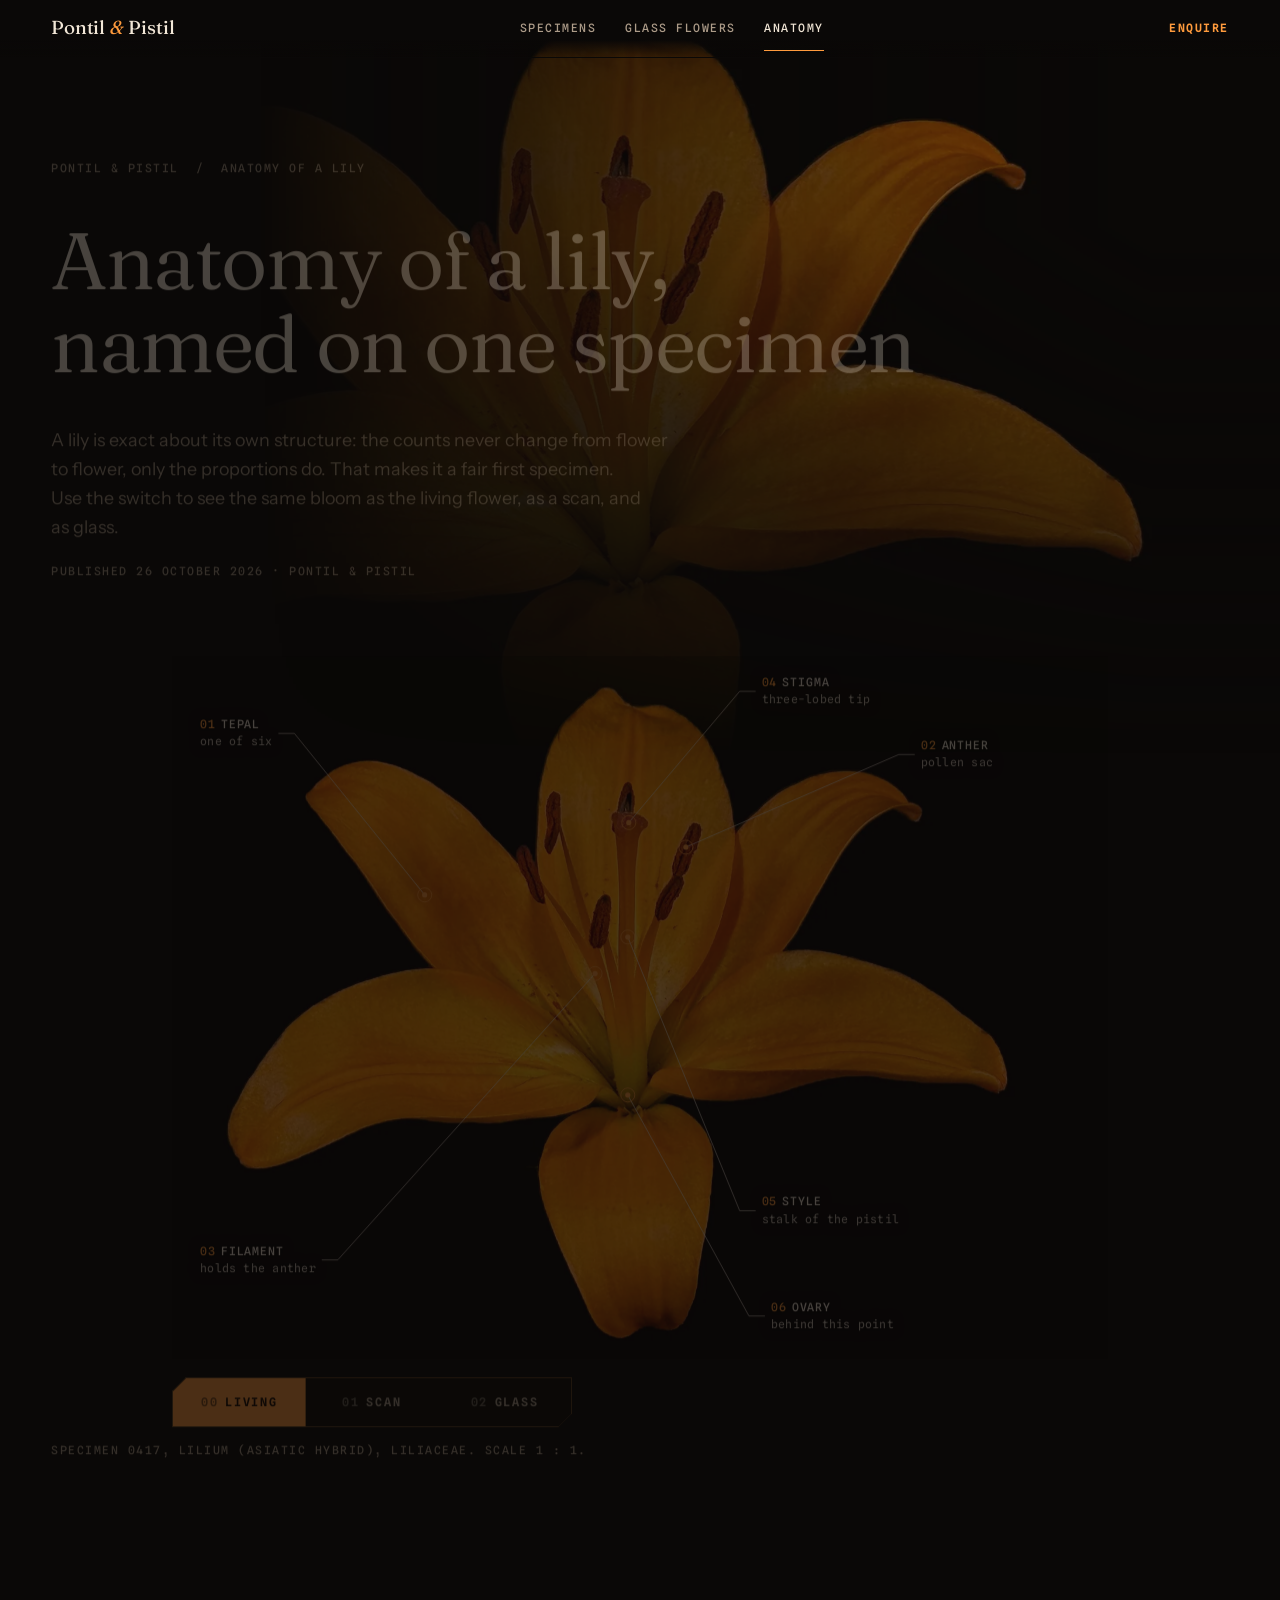
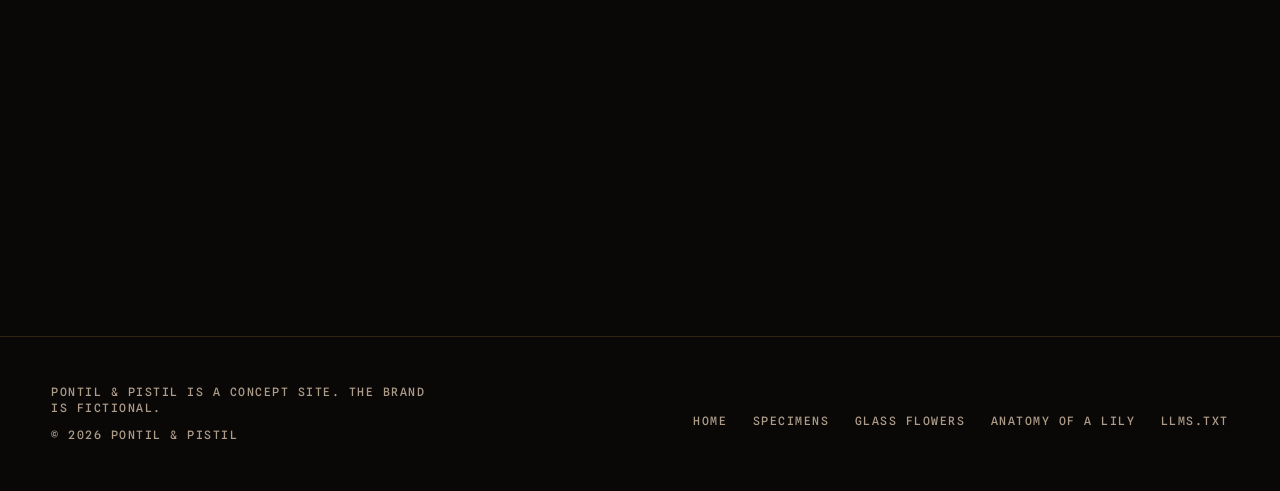
<file: docs/anatomy-of-a-lily.html>
<!doctype html>
<html lang="en-GB" data-page="anatomy" data-world="living">
<head>
<meta charset="utf-8">
<meta http-equiv="Content-Security-Policy" content="default-src 'self'; script-src 'self' 'sha256-DamCoPgB/VkDCPsu0R6X4sJsz1c66vGlUGBXLu04Yxg=' 'sha256-WRZoAPq4CM4bCQAe+xQpWDgGHwjKjyDGkdakKUSgPaE='; style-src 'self'; img-src 'self' data:; font-src 'self'; connect-src 'self'; object-src 'none'; base-uri 'self'; form-action 'self'">
<meta name="referrer" content="strict-origin-when-cross-origin">
<meta name="viewport" content="width=device-width, initial-scale=1, viewport-fit=cover">
<title>Anatomy of a lily: tepals, stamens and pistil | Pontil &amp; Pistil</title>
<meta name="description" content="The parts of a lily flower named on one specimen: six tepals, six stamens with anthers and filaments, and a pistil with stigma, style and ovary.">
<link rel="canonical" href="https://pontil-pistil.pages.dev/anatomy-of-a-lily">
<meta name="robots" content="index, follow, max-image-preview:large">
<meta property="og:type" content="article">
<meta property="og:site_name" content="Pontil &amp; Pistil">
<meta property="og:title" content="Anatomy of a lily, named on one specimen">
<meta property="og:description" content="Tepals, anthers, filaments, stigma, style and ovary of a lily, shown as the living flower, a scan and cast glass.">
<meta property="og:url" content="https://pontil-pistil.pages.dev/anatomy-of-a-lily">
<meta property="og:image" content="https://pontil-pistil.pages.dev/img/og.jpg">
<meta property="og:image:width" content="1200">
<meta property="og:image:height" content="630">
<meta property="og:image:alt" content="An orange lily on black, its anthers and stigma picked out by hairline callouts.">
<meta property="og:locale" content="en_GB">
<meta property="article:published_time" content="2026-10-26">
<meta property="article:modified_time" content="2026-10-26">
<meta name="twitter:card" content="summary_large_image">
<meta name="twitter:title" content="Anatomy of a lily, named on one specimen">
<meta name="twitter:description" content="Tepals, anthers, filaments, stigma, style and ovary of a lily, shown as the living flower, a scan and cast glass.">
<meta name="twitter:image" content="https://pontil-pistil.pages.dev/img/og.jpg">
<meta name="theme-color" content="#0a0807">
<link rel="icon" href="img/favicon.svg" type="image/svg+xml">
<link rel="apple-touch-icon" href="img/apple-touch-icon.png">
<link rel="preload" href="fonts/fraunces-latin-wght-normal.woff2" as="font" type="font/woff2" crossorigin>
<link rel="preload" href="fonts/instrument-sans-latin-wght-normal.woff2" as="font" type="font/woff2" crossorigin>
<link rel="stylesheet" href="css/style.css">
<script>document.documentElement.className += ' js';try{var w=localStorage.getItem('pp-world');if(w==='scan'||w==='glass')document.documentElement.setAttribute('data-world',w)}catch(e){}</script>
<script type="application/ld+json">
{
  "@context": "https://schema.org",
  "@graph": [
    {
      "@type": "WebSite",
      "@id": "https://pontil-pistil.pages.dev/#website",
      "url": "https://pontil-pistil.pages.dev/",
      "name": "Pontil & Pistil",
      "inLanguage": "en-GB",
      "publisher": {
        "@id": "https://pontil-pistil.pages.dev/#org"
      }
    },
    {
      "@type": "Organization",
      "@id": "https://pontil-pistil.pages.dev/#org",
      "name": "Pontil & Pistil",
      "url": "https://pontil-pistil.pages.dev/",
      "logo": "https://pontil-pistil.pages.dev/img/logo-512.png"
    },
    {
      "@type": "WebPage",
      "@id": "https://pontil-pistil.pages.dev/anatomy-of-a-lily#webpage",
      "url": "https://pontil-pistil.pages.dev/anatomy-of-a-lily",
      "name": "Anatomy of a lily: tepals, stamens and pistil | Pontil & Pistil",
      "description": "The parts of a lily flower named on one specimen: six tepals, six stamens with anthers and filaments, and a pistil with stigma, style and ovary.",
      "isPartOf": {
        "@id": "https://pontil-pistil.pages.dev/#website"
      },
      "breadcrumb": {
        "@id": "https://pontil-pistil.pages.dev/anatomy-of-a-lily#crumbs"
      },
      "primaryImageOfPage": {
        "@type": "ImageObject",
        "url": "https://pontil-pistil.pages.dev/img/og.jpg",
        "width": 1200,
        "height": 630
      },
      "datePublished": "2026-10-26",
      "dateModified": "2026-10-26",
      "inLanguage": "en-GB"
    },
    {
      "@type": "BreadcrumbList",
      "@id": "https://pontil-pistil.pages.dev/anatomy-of-a-lily#crumbs",
      "itemListElement": [
        {
          "@type": "ListItem",
          "position": 1,
          "name": "Pontil & Pistil",
          "item": "https://pontil-pistil.pages.dev/"
        },
        {
          "@type": "ListItem",
          "position": 2,
          "name": "Anatomy of a lily",
          "item": "https://pontil-pistil.pages.dev/anatomy-of-a-lily"
        }
      ]
    },
    {
      "@type": "Article",
      "@id": "https://pontil-pistil.pages.dev/anatomy-of-a-lily#article",
      "mainEntityOfPage": {
        "@id": "https://pontil-pistil.pages.dev/anatomy-of-a-lily#webpage"
      },
      "headline": "Anatomy of a lily: tepals, stamens and pistil",
      "description": "The parts of a lily flower named on one specimen: six tepals, six stamens with anthers and filaments, and a pistil with stigma, style and ovary.",
      "image": "https://pontil-pistil.pages.dev/img/og.jpg",
      "datePublished": "2026-10-26",
      "dateModified": "2026-10-26",
      "inLanguage": "en-GB",
      "author": {
        "@type": "Organization",
        "name": "Pontil & Pistil",
        "url": "https://pontil-pistil.pages.dev/"
      },
      "publisher": {
        "@id": "https://pontil-pistil.pages.dev/#org"
      }
    },
    {
      "@type": "FAQPage",
      "@id": "https://pontil-pistil.pages.dev/anatomy-of-a-lily#faq",
      "mainEntity": [
        {
          "@type": "Question",
          "name": "How many petals does a lily have?",
          "acceptedAnswer": {
            "@type": "Answer",
            "text": "None, strictly. A lily has six tepals: three outer and three inner parts that look almost the same, because the plant never split them into separate petals and sepals. Botanists use \"tepal\" for exactly this case. The six are free from one another and spread or curl back at the tips."
          }
        },
        {
          "@type": "Question",
          "name": "What is the difference between a stamen and a pistil?",
          "acceptedAnswer": {
            "@type": "Answer",
            "text": "A stamen is the male part: a thin filament carrying an anther full of pollen. A pistil is the female part: a stigma that catches pollen, a style it grows down through, and an ovary holding the ovules. A lily has six stamens around one central pistil, and both are visible from the front."
          }
        },
        {
          "@type": "Question",
          "name": "What does a superior ovary mean?",
          "acceptedAnswer": {
            "@type": "Answer",
            "text": "It means the ovary sits above the point where the other flower parts attach. The tepals and stamens grow from below it, leaving the ovary free of them. In a lily it has three chambers and ripens into a capsule that splits along three seams."
          }
        }
      ]
    }
  ]
}
</script>
</head>
<body>
<a class="skip" href="#main">Skip to content</a>
<header class="top">
  <a class="brand" href="./" aria-label="Pontil &amp; Pistil, home">Pontil <i>&amp;</i> Pistil</a>
  <nav class="nav" aria-label="Primary">
    <a href="specimens">Specimens</a>
    <a href="glass-flowers">Glass flowers</a>
    <a href="anatomy-of-a-lily" aria-current="page">Anatomy</a>
  </nav>
  <a class="enquire" href="mailto:studio@pontilandpistil.example?subject=Commission%20enquiry">Enquire</a>
  <details class="menu">
    <summary>Menu</summary>
    <nav aria-label="Primary, compact">
      <a href="specimens">Specimens</a>
      <a href="glass-flowers">Glass flowers</a>
      <a href="anatomy-of-a-lily" aria-current="page">Anatomy of a lily</a>
    </nav>
  </details>
</header>

<main id="main" class="page">
  <div class="page-bg" aria-hidden="true"></div>
  <div class="wrap">
    <div class="page__head" data-reveal>
      <p class="crumbs mono"><a href="./">Pontil &amp; Pistil</a> &nbsp;/&nbsp; Anatomy of a lily</p>
      <h1>Anatomy of a lily, named on one specimen</h1>
      <p class="lede">A lily is exact about its own structure: the counts never change from flower to flower, only the proportions do. That makes it a fair first specimen. Use the switch to see the same bloom as the living flower, as a scan, and as glass.</p>
      <p class="stamp mono">Published 26 October 2026 &middot; Pontil &amp; Pistil</p>
    </div>

    <figure class="fig" data-reveal>
      <div class="fig-stage" data-hero-fig>
        <div class="specimen" data-stage>
          <img class="specimen__poster" src="img/lily-900.webp" srcset="img/lily-900.webp 900w, img/lily-1600.webp 1600w" sizes="(min-width: 900px) 88vw, 100vw" width="1600" height="1200" decoding="async" alt="An orange Asiatic lily seen from the front against black, with six tepals, six anthers on thin filaments and a central pistil.">
          <canvas class="specimen__canvas" aria-hidden="true"></canvas>
          <svg class="leaders" aria-hidden="true" focusable="false"></svg>
          <ol class="callouts" aria-label="Parts of the flower, numbered to the list below">
            <li class="callout" data-u="0.27" data-v="0.34"><span class="n">01</span>Tepal<span class="sub">one of six</span></li>
            <li class="callout" data-u="0.488" data-v="0.237"><span class="n">04</span>Stigma<span class="sub">three-lobed tip</span></li>
            <li class="callout" data-u="0.549" data-v="0.272"><span class="n">02</span>Anther<span class="sub">pollen sac</span></li>
            <li class="callout" data-u="0.452" data-v="0.452"><span class="n">03</span>Filament<span class="sub">holds the anther</span></li>
            <li class="callout" data-u="0.487" data-v="0.40"><span class="n">05</span>Style<span class="sub">stalk of the pistil</span></li>
            <li class="callout" data-u="0.487" data-v="0.625"><span class="n">06</span>Ovary<span class="sub">behind this point</span></li>
          </ol>
        </div>
      </div>
      <fieldset class="switch fig-switch" id="switch">
          <legend>State of the specimen</legend>
          <div class="switch__row frame">
            <label><input type="radio" name="state" value="living" checked><span data-n="00">Living</span></label>
            <label><input type="radio" name="state" value="scan"><span data-n="01">Scan</span></label>
            <label><input type="radio" name="state" value="glass"><span data-n="02">Glass</span></label>
          </div>
        </fieldset>
      <figcaption class="mono mute figcap">Specimen 0417, Lilium (Asiatic hybrid), Liliaceae. Scale 1 : 1.</figcaption>
    </figure>

    <article class="prose">
      <section aria-labelledby="h-a1" data-reveal>
        <h2 id="h-a1">How many petals does a lily have?</h2>
        <p class="answer">None, strictly. A lily has six tepals: three outer and three inner parts that look almost the same, because the plant never split them into separate petals and sepals. Botanists use &ldquo;tepal&rdquo; for exactly this case. The six are free from one another and spread or curl back at the tips.</p>
        <p>On the stage the outer and inner tepals overlap so closely that, from the front, you cannot tell which is which. Lilies also carry a nectary at the base of each tepal, out of sight in the throat.</p>
      </section>
      <section aria-labelledby="h-a2" data-reveal>
        <h2 id="h-a2">What is the difference between a stamen and a pistil?</h2>
        <p class="answer">A stamen is the male part: a thin filament carrying an anther full of pollen. A pistil is the female part: a stigma that catches pollen, a style it grows down through, and an ovary holding the ovules. A lily has six stamens around one central pistil, and both are visible from the front.</p>
        <p>In the callouts, 02 and 03 are the stamen (anther and filament). 04, 05 and 06 are the pistil (stigma, style, ovary). Together the two are what the flower is for; the tepals are what it advertises with.</p>
      </section>
      <section aria-labelledby="h-a3" data-reveal>
        <h2 id="h-a3">Why do lily anthers swing so freely?</h2>
        <p class="answer">Each anther is attached to its filament at the middle, not at the end, which botanists call versatile. It pivots on the tip like a seesaw, so a visiting insect or a breeze rocks it and shakes pollen free. The pollen is rust-brown and stains fabric, which is why florists often remove the anthers.</p>
        <p>Glass makes this hard. Ours are fixed, and we set each at the angle the scan shows, a little off true, as the living ones were.</p>
      </section>
      <section aria-labelledby="h-a4" data-reveal>
        <h2 id="h-a4">What does a superior ovary mean?</h2>
        <p class="answer">It means the ovary sits above the point where the other flower parts attach. The tepals and stamens grow from below it, leaving the ovary free of them. In a lily it has three chambers and ripens into a capsule that splits along three seams.</p>
        <p>That is why callout 06 points at the throat and not at a visible object. The ovary is behind the point you can see from the front. The scan state shows it as depth: the pistil is the tallest ridge in the middle of the cloud.</p>
      </section>
      <section aria-labelledby="h-a5" data-reveal>
        <h2 id="h-a5">How many kinds of lily are there?</h2>
        <p class="answer">The genus Lilium has 119 accepted species, according to the World Checklist of Selected Plant Families. The orange lily here is an Asiatic hybrid, a group bred from species in section Sinomartagon, with medium-sized flowers that face up or outward and mostly have little scent.</p>
        <p>Hybrids are harder to name exactly than species, so the specimen record says &ldquo;Asiatic hybrid&rdquo; and goes no further.</p>
      </section>

      <section aria-labelledby="h-sources" data-reveal>
        <h2 id="h-sources">Sources</h2>
        <ul class="sources">
          <li><a href="https://en.wikipedia.org/wiki/Lilium" rel="noopener">Lilium, Wikipedia</a> &mdash; tepal count, the three-celled capsule, 119 species and the Asiatic hybrids.</li>
          <li><a href="https://en.wikipedia.org/wiki/Gynoecium" rel="noopener">Gynoecium, Wikipedia</a> &mdash; pistil, ovary, style, stigma, locules and the superior ovary.</li>
          <li><a href="https://en.wikipedia.org/wiki/Stamen" rel="noopener">Stamen, Wikipedia</a> &mdash; filament, anther and the versatile attachment.</li>
        </ul>
      </section>
    </article>
  </div>
</main>
<footer class="foot">
  <div class="wrap">
    <div>
      <p class="mono concept">Pontil &amp; Pistil is a concept site. The brand is fictional.</p>
      <p class="mono tight">&copy; 2026 Pontil &amp; Pistil</p>
    </div>
    <nav class="mono" aria-label="Footer">
      <a href="./">Home</a>
      <a href="specimens">Specimens</a>
      <a href="glass-flowers">Glass flowers</a>
      <a href="anatomy-of-a-lily">Anatomy of a lily</a>
      <a href="llms.txt">llms.txt</a>
    </nav>
  </div>
</footer>
<script src="js/relief.js" defer></script>
<script src="js/main.js" defer></script>
</body>
</html>
</file>
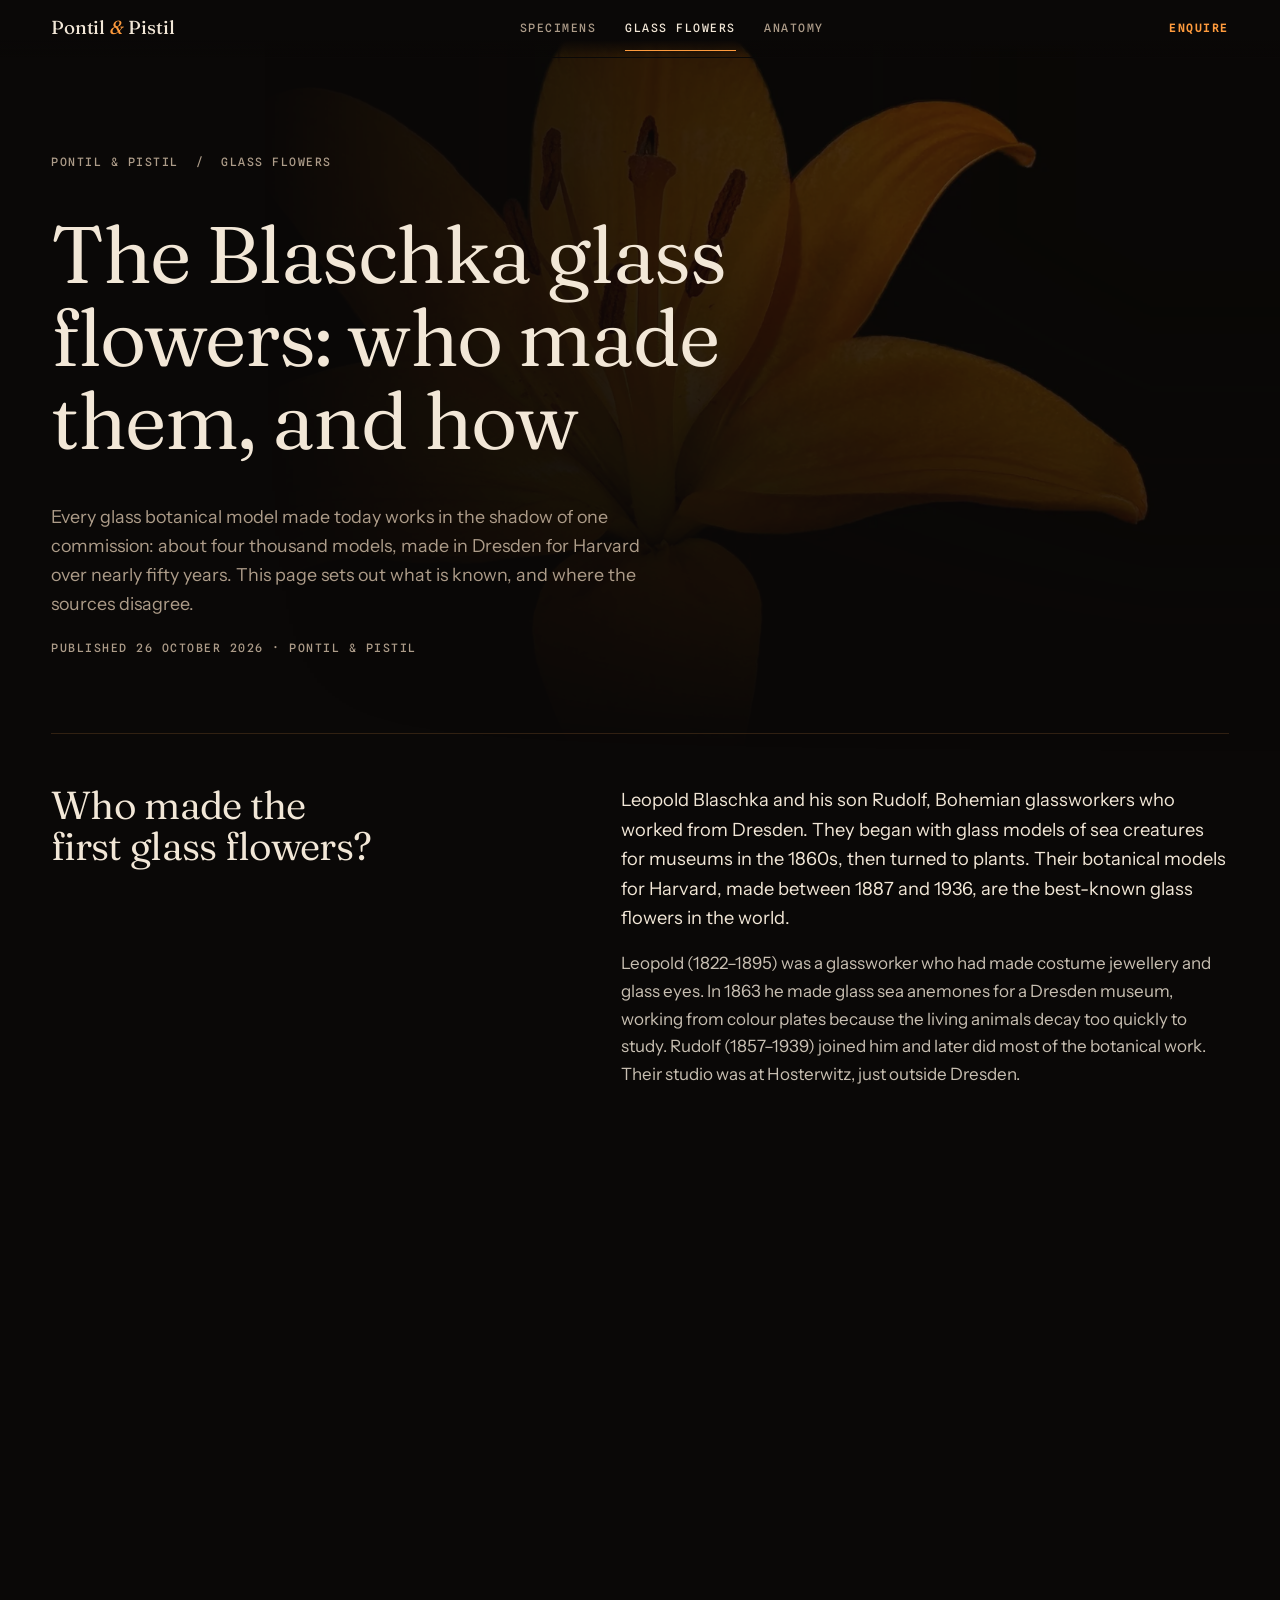
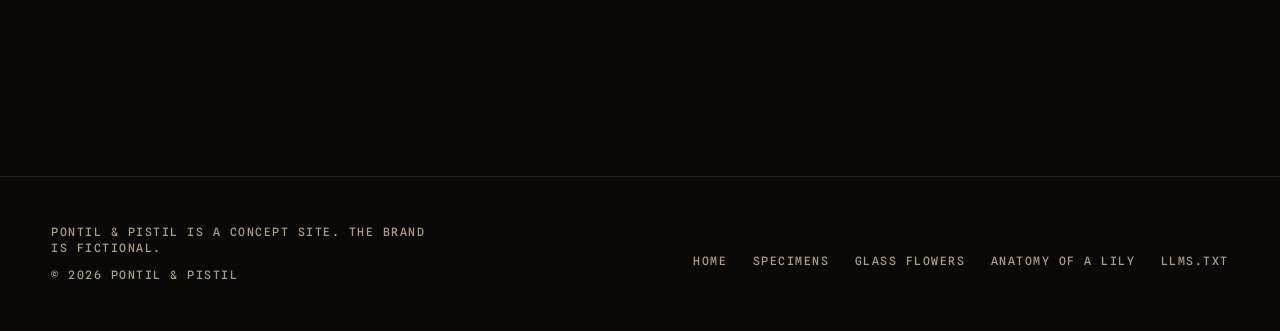
<file: docs/glass-flowers.html>
<!doctype html>
<html lang="en-GB" data-page="history" data-world="living">
<head>
<meta charset="utf-8">
<meta http-equiv="Content-Security-Policy" content="default-src 'self'; script-src 'self' 'sha256-DamCoPgB/VkDCPsu0R6X4sJsz1c66vGlUGBXLu04Yxg=' 'sha256-WRZoAPq4CM4bCQAe+xQpWDgGHwjKjyDGkdakKUSgPaE='; style-src 'self'; img-src 'self' data:; font-src 'self'; connect-src 'self'; object-src 'none'; base-uri 'self'; form-action 'self'">
<meta name="referrer" content="strict-origin-when-cross-origin">
<meta name="viewport" content="width=device-width, initial-scale=1, viewport-fit=cover">
<title>Blaschka glass flowers: who made them and how | Pontil &amp; Pistil</title>
<meta name="description" content="The history of glass botanical models: Leopold and Rudolf Blaschka, the Harvard commission of 1886, how many models exist and how they were made.">
<link rel="canonical" href="https://pontil-pistil.pages.dev/glass-flowers">
<meta name="robots" content="index, follow, max-image-preview:large">
<meta property="og:type" content="article">
<meta property="og:site_name" content="Pontil &amp; Pistil">
<meta property="og:title" content="The Blaschka glass flowers: who made them, and how">
<meta property="og:description" content="Leopold and Rudolf Blaschka, the Harvard commission, and how a flame, a bellows and enamel became 4,300 botanical models.">
<meta property="og:url" content="https://pontil-pistil.pages.dev/glass-flowers">
<meta property="og:image" content="https://pontil-pistil.pages.dev/img/og.jpg">
<meta property="og:image:width" content="1200">
<meta property="og:image:height" content="630">
<meta property="og:image:alt" content="An orange lily on black, its anthers and stigma picked out by hairline callouts.">
<meta property="og:locale" content="en_GB">
<meta property="article:published_time" content="2026-10-26">
<meta property="article:modified_time" content="2026-10-26">
<meta name="twitter:card" content="summary_large_image">
<meta name="twitter:title" content="The Blaschka glass flowers: who made them, and how">
<meta name="twitter:description" content="Leopold and Rudolf Blaschka, the Harvard commission, and how a flame, a bellows and enamel became 4,300 botanical models.">
<meta name="twitter:image" content="https://pontil-pistil.pages.dev/img/og.jpg">
<meta name="theme-color" content="#0a0807">
<link rel="icon" href="img/favicon.svg" type="image/svg+xml">
<link rel="apple-touch-icon" href="img/apple-touch-icon.png">
<link rel="preload" href="fonts/fraunces-latin-wght-normal.woff2" as="font" type="font/woff2" crossorigin>
<link rel="preload" href="fonts/instrument-sans-latin-wght-normal.woff2" as="font" type="font/woff2" crossorigin>
<link rel="stylesheet" href="css/style.css">
<script>document.documentElement.className += ' js';try{var w=localStorage.getItem('pp-world');if(w==='scan'||w==='glass')document.documentElement.setAttribute('data-world',w)}catch(e){}</script>
<script type="application/ld+json">
{
  "@context": "https://schema.org",
  "@graph": [
    {
      "@type": "WebSite",
      "@id": "https://pontil-pistil.pages.dev/#website",
      "url": "https://pontil-pistil.pages.dev/",
      "name": "Pontil & Pistil",
      "inLanguage": "en-GB",
      "publisher": {
        "@id": "https://pontil-pistil.pages.dev/#org"
      }
    },
    {
      "@type": "Organization",
      "@id": "https://pontil-pistil.pages.dev/#org",
      "name": "Pontil & Pistil",
      "url": "https://pontil-pistil.pages.dev/",
      "logo": "https://pontil-pistil.pages.dev/img/logo-512.png"
    },
    {
      "@type": "WebPage",
      "@id": "https://pontil-pistil.pages.dev/glass-flowers#webpage",
      "url": "https://pontil-pistil.pages.dev/glass-flowers",
      "name": "Blaschka glass flowers: who made them and how | Pontil & Pistil",
      "description": "The history of glass botanical models: Leopold and Rudolf Blaschka, the Harvard commission of 1886, how many models exist and how they were made.",
      "isPartOf": {
        "@id": "https://pontil-pistil.pages.dev/#website"
      },
      "breadcrumb": {
        "@id": "https://pontil-pistil.pages.dev/glass-flowers#crumbs"
      },
      "primaryImageOfPage": {
        "@type": "ImageObject",
        "url": "https://pontil-pistil.pages.dev/img/og.jpg",
        "width": 1200,
        "height": 630
      },
      "datePublished": "2026-10-26",
      "dateModified": "2026-10-26",
      "inLanguage": "en-GB"
    },
    {
      "@type": "BreadcrumbList",
      "@id": "https://pontil-pistil.pages.dev/glass-flowers#crumbs",
      "itemListElement": [
        {
          "@type": "ListItem",
          "position": 1,
          "name": "Pontil & Pistil",
          "item": "https://pontil-pistil.pages.dev/"
        },
        {
          "@type": "ListItem",
          "position": 2,
          "name": "Glass flowers",
          "item": "https://pontil-pistil.pages.dev/glass-flowers"
        }
      ]
    },
    {
      "@type": "Article",
      "@id": "https://pontil-pistil.pages.dev/glass-flowers#article",
      "mainEntityOfPage": {
        "@id": "https://pontil-pistil.pages.dev/glass-flowers#webpage"
      },
      "headline": "The Blaschka glass flowers: who made them and how",
      "description": "The history of glass botanical models: Leopold and Rudolf Blaschka, the Harvard commission of 1886, how many models exist and how they were made.",
      "image": "https://pontil-pistil.pages.dev/img/og.jpg",
      "datePublished": "2026-10-26",
      "dateModified": "2026-10-26",
      "inLanguage": "en-GB",
      "author": {
        "@type": "Organization",
        "name": "Pontil & Pistil",
        "url": "https://pontil-pistil.pages.dev/"
      },
      "publisher": {
        "@id": "https://pontil-pistil.pages.dev/#org"
      }
    },
    {
      "@type": "FAQPage",
      "@id": "https://pontil-pistil.pages.dev/glass-flowers#faq",
      "mainEntity": [
        {
          "@type": "Question",
          "name": "Who made the first glass flowers?",
          "acceptedAnswer": {
            "@type": "Answer",
            "text": "Leopold Blaschka and his son Rudolf, Bohemian glassworkers who worked from Dresden. They began with glass models of sea creatures for museums in the 1860s, then turned to plants. Their botanical models for Harvard, made between 1887 and 1936, are the best-known glass flowers in the world."
          }
        },
        {
          "@type": "Question",
          "name": "How many glass flowers did the Blaschkas make for Harvard?",
          "acceptedAnswer": {
            "@type": "Answer",
            "text": "Harvard’s own figures put the total near 4,300 models of about 780 plant species. A breakdown by type gives 847 life-size models plus about 3,000 detail models of plant parts. Counts differ by a few hundred between sources, depending on whether detail models and fungal studies are included."
          }
        },
        {
          "@type": "Question",
          "name": "How were the glass flowers made?",
          "acceptedAnswer": {
            "@type": "Answer",
            "text": "By lampworking: glass rod softened in a flame fed by a foot-powered bellows, then pulled, bent and joined by hand. Wire supported the thin parts, and colour came from enamel and paint fused or applied to the glass. The methods were common in the period. The Blaschkas’ skill and fidelity to living plants were not."
          }
        }
      ]
    }
  ]
}
</script>
</head>
<body>
<a class="skip" href="#main">Skip to content</a>
<header class="top">
  <a class="brand" href="./" aria-label="Pontil &amp; Pistil, home">Pontil <i>&amp;</i> Pistil</a>
  <nav class="nav" aria-label="Primary">
    <a href="specimens">Specimens</a>
    <a href="glass-flowers" aria-current="page">Glass flowers</a>
    <a href="anatomy-of-a-lily">Anatomy</a>
  </nav>
  <a class="enquire" href="mailto:studio@pontilandpistil.example?subject=Commission%20enquiry">Enquire</a>
  <details class="menu">
    <summary>Menu</summary>
    <nav aria-label="Primary, compact">
      <a href="specimens">Specimens</a>
      <a href="glass-flowers" aria-current="page">Glass flowers</a>
      <a href="anatomy-of-a-lily">Anatomy of a lily</a>
    </nav>
  </details>
</header>

<main id="main" class="page">
  <div class="page-bg page-bg--history" aria-hidden="true"></div>
  <div class="wrap">
    <div class="page__head" data-reveal>
      <p class="crumbs mono"><a href="./">Pontil &amp; Pistil</a> &nbsp;/&nbsp; Glass flowers</p>
      <h1>The Blaschka glass flowers: who made them, and how</h1>
      <p class="lede">Every glass botanical model made today works in the shadow of one commission: about four thousand models, made in Dresden for Harvard over nearly fifty years. This page sets out what is known, and where the sources disagree.</p>
      <p class="stamp mono">Published 26 October 2026 &middot; Pontil &amp; Pistil</p>
    </div>

    <article class="prose">
      <section aria-labelledby="h-who" data-reveal>
        <h2 id="h-who">Who made the first glass flowers?</h2>
        <p class="answer">Leopold Blaschka and his son Rudolf, Bohemian glassworkers who worked from Dresden. They began with glass models of sea creatures for museums in the 1860s, then turned to plants. Their botanical models for Harvard, made between 1887 and 1936, are the best-known glass flowers in the world.</p>
        <p>Leopold (1822&ndash;1895) was a glassworker who had made costume jewellery and glass eyes. In 1863 he made glass sea anemones for a Dresden museum, working from colour plates because the living animals decay too quickly to study. Rudolf (1857&ndash;1939) joined him and later did most of the botanical work. Their studio was at Hosterwitz, just outside Dresden.</p>
      </section>

      <section aria-labelledby="h-harvard" data-reveal>
        <h2 id="h-harvard">How did Harvard come to commission them?</h2>
        <p class="answer">George Lincoln Goodale, a Harvard botany professor, saw the Blaschkas&rsquo; marine models and travelled to Dresden in 1886 to propose glass plants for the university&rsquo;s new Botanical Museum. The first shipment arrived damaged. Mary Lee Ware and her mother, Elizabeth, then agreed to pay for the whole collection.</p>
        <p>By 1890 a contract limited the Blaschkas to botanical work for Harvard alone, renewed every ten years. Production ran from 1887 to 1936. The collection is known as the Ware Collection of Blaschka Glass Models of Plants and is dedicated to Charles Eliot Ware, Elizabeth&rsquo;s husband and Mary Lee&rsquo;s father.</p>
      </section>

      <section aria-labelledby="h-count" data-reveal>
        <h2 id="h-count">How many glass flowers did the Blaschkas make for Harvard?</h2>
        <p class="answer">Harvard&rsquo;s own figures put the total near 4,300 models of about 780 plant species. A breakdown by type gives 847 life-size models plus about 3,000 detail models of plant parts. Counts differ by a few hundred between sources, depending on whether detail models and fungal studies are included.</p>
        <p>The most careful reading is a range: roughly 4,000 to 4,400 models, covering about 780 to 830 species and varieties, in 164 families for the life-size set. Treat any single number you meet, including ours, as one of several defensible totals.</p>
      </section>

      <section aria-labelledby="h-how" data-reveal>
        <h2 id="h-how">How were the glass flowers made?</h2>
        <p class="answer">By lampworking: glass rod softened in a flame fed by a foot-powered bellows, then pulled, bent and joined by hand. Wire supported the thin parts, and colour came from enamel and paint fused or applied to the glass. The methods were common in the period. The Blaschkas&rsquo; skill and fidelity to living plants were not.</p>
        <p>Rudolf later made his own glass and colorants. The models combine glass, wire, glue, organic materials and paint or enamel, and were described at the time as hand-worked, coloured and painted glass. A 1993 conservation study in the Journal of the American Institute for Conservation looked at how those mixed materials have held up.</p>
      </section>

      <section aria-labelledby="h-see" data-reveal>
        <h2 id="h-see">Where can you see them today?</h2>
        <p class="answer">The Ware Collection is on display at the Harvard Museum of Natural History in Cambridge, Massachusetts, in a gallery that reopened in 2016. The Corning Museum of Glass in New York holds the Blaschka archives in the Rakow Research Library, which serves scholars of glass.</p>
        <p>Both are worth the visit. A photograph flattens exactly what the models were made to show, which is depth.</p>
      </section>

      <section aria-labelledby="h-us" data-reveal>
        <h2 id="h-us">What does Pontil &amp; Pistil take from the Blaschkas, and what do we change?</h2>
        <p class="answer">We take the craft: flame, rod, wire and enamel, by hand. We change the reference. Where the Blaschkas worked from living plants and drawings, we scan one bloom at the moment it opens and build to the file, so a model is of a particular flower and not a typical one.</p>
        <p>See the <a href="anatomy-of-a-lily">anatomy of the lily on the stage</a> for what that looks like part by part, or the <a href="specimens">cabinet</a> for what is on the bench now.</p>
      </section>

      <section aria-labelledby="h-sources" data-reveal>
        <h2 id="h-sources">Sources</h2>
        <ul class="sources">
          <li><a href="https://en.wikipedia.org/wiki/Glass_Flowers" rel="noopener">Glass Flowers, Wikipedia</a> &mdash; model counts, technique and dates of production, citing Harvard figures.</li>
          <li><a href="https://www.lindahall.org/about/news/scientist-of-the-day/rudolf-blaschka/" rel="noopener">Rudolf Blaschka, Linda Hall Library</a> &mdash; the 1863 sea anemones, the 1886 commission and the 1890 exclusive contract.</li>
          <li><a href="https://www.hmnh.harvard.edu/glass-flowers" rel="noopener">Glass Flowers, Harvard Museum of Natural History</a> &mdash; the collection&rsquo;s own account, including its figure of about 4,300 models.</li>
          <li><a href="https://cool.culturalheritage.org/jaic/articles/jaic32-03-002.html" rel="noopener">Journal of the American Institute for Conservation, 1993, vol. 32, no. 3</a> &mdash; a conservation study of the glass models&rsquo; materials.</li>
        </ul>
      </section>
    </article>
  </div>
</main>
<footer class="foot">
  <div class="wrap">
    <div>
      <p class="mono concept">Pontil &amp; Pistil is a concept site. The brand is fictional.</p>
      <p class="mono tight">&copy; 2026 Pontil &amp; Pistil</p>
    </div>
    <nav class="mono" aria-label="Footer">
      <a href="./">Home</a>
      <a href="specimens">Specimens</a>
      <a href="glass-flowers">Glass flowers</a>
      <a href="anatomy-of-a-lily">Anatomy of a lily</a>
      <a href="llms.txt">llms.txt</a>
    </nav>
  </div>
</footer>
<script src="js/main.js" defer></script>
</body>
</html>
</file>
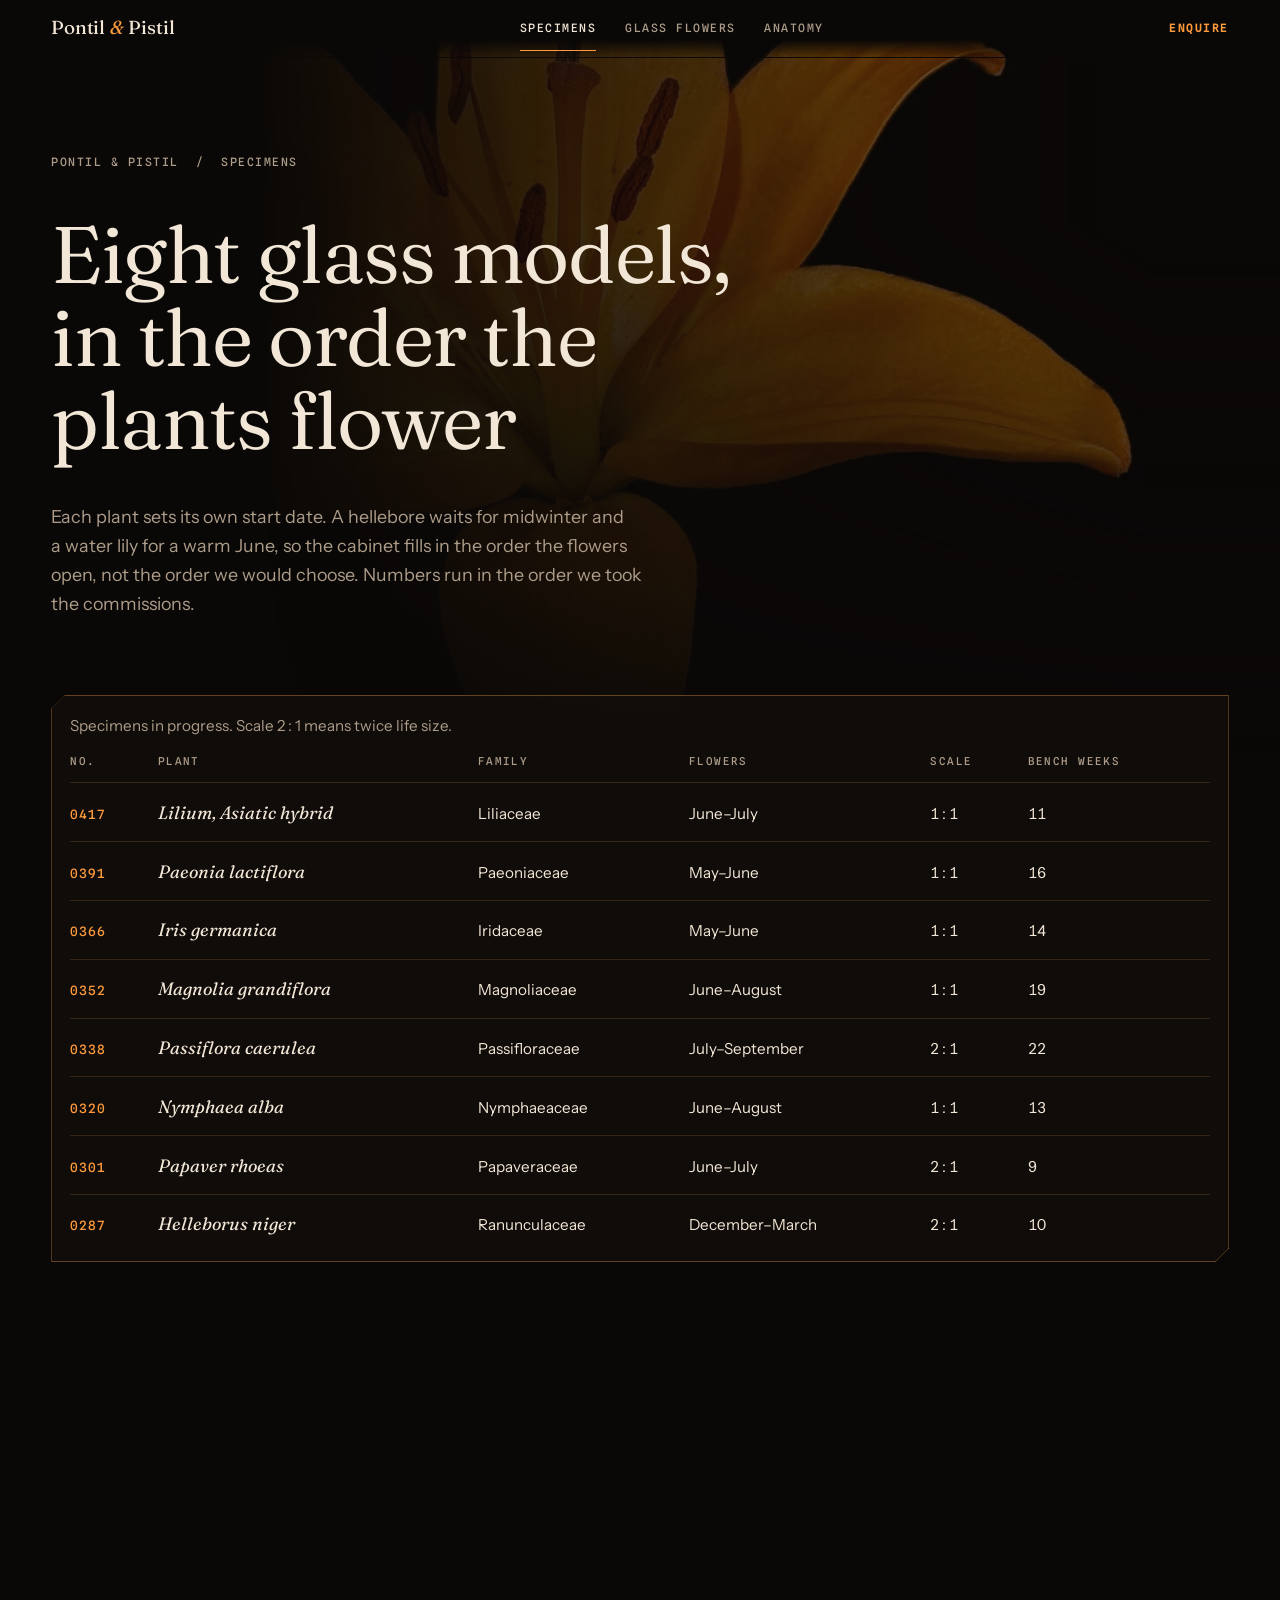
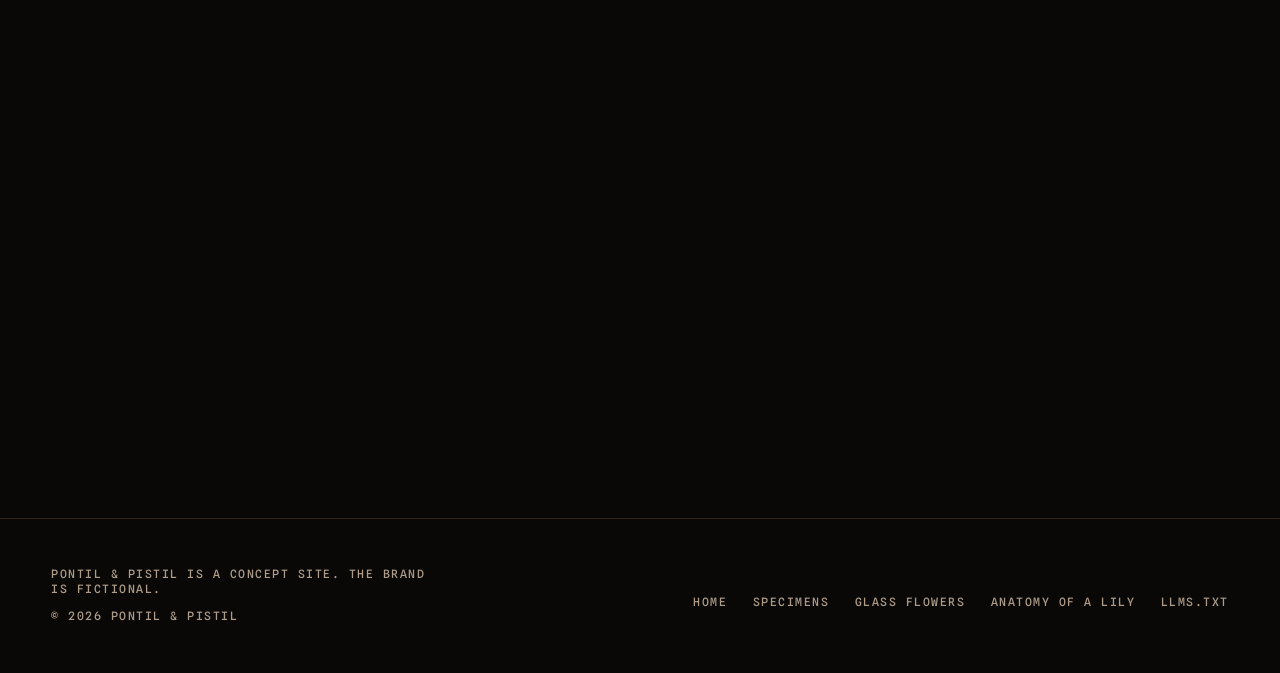
<file: docs/specimens.html>
<!doctype html>
<html lang="en-GB" data-page="specimens" data-world="living">
<head>
<meta charset="utf-8">
<meta http-equiv="Content-Security-Policy" content="default-src 'self'; script-src 'self' 'sha256-DamCoPgB/VkDCPsu0R6X4sJsz1c66vGlUGBXLu04Yxg=' 'sha256-WRZoAPq4CM4bCQAe+xQpWDgGHwjKjyDGkdakKUSgPaE='; style-src 'self'; img-src 'self' data:; font-src 'self'; connect-src 'self'; object-src 'none'; base-uri 'self'; form-action 'self'">
<meta name="referrer" content="strict-origin-when-cross-origin">
<meta name="viewport" content="width=device-width, initial-scale=1, viewport-fit=cover">
<title>Glass models in progress: the specimen cabinet | Pontil &amp; Pistil</title>
<meta name="description" content="Eight glass botanical models in progress, from a lily to a hellebore, with family, flowering month, scale and bench weeks for each specimen.">
<link rel="canonical" href="https://pontil-pistil.pages.dev/specimens">
<meta name="robots" content="index, follow, max-image-preview:large">
<meta property="og:type" content="website">
<meta property="og:site_name" content="Pontil &amp; Pistil">
<meta property="og:title" content="The cabinet: eight glass flowers in progress">
<meta property="og:description" content="Eight glass botanical models in progress, each with its flowering month, scale and bench weeks.">
<meta property="og:url" content="https://pontil-pistil.pages.dev/specimens">
<meta property="og:image" content="https://pontil-pistil.pages.dev/img/og.jpg">
<meta property="og:image:width" content="1200">
<meta property="og:image:height" content="630">
<meta property="og:image:alt" content="An orange lily on black, its anthers and stigma picked out by hairline callouts.">
<meta property="og:locale" content="en_GB">
<meta name="twitter:card" content="summary_large_image">
<meta name="twitter:title" content="The cabinet: eight glass flowers in progress">
<meta name="twitter:description" content="Eight glass botanical models in progress, each with its flowering month, scale and bench weeks.">
<meta name="twitter:image" content="https://pontil-pistil.pages.dev/img/og.jpg">
<meta name="theme-color" content="#0a0807">
<link rel="icon" href="img/favicon.svg" type="image/svg+xml">
<link rel="apple-touch-icon" href="img/apple-touch-icon.png">
<link rel="preload" href="fonts/fraunces-latin-wght-normal.woff2" as="font" type="font/woff2" crossorigin>
<link rel="preload" href="fonts/instrument-sans-latin-wght-normal.woff2" as="font" type="font/woff2" crossorigin>
<link rel="stylesheet" href="css/style.css">
<script>document.documentElement.className += ' js';try{var w=localStorage.getItem('pp-world');if(w==='scan'||w==='glass')document.documentElement.setAttribute('data-world',w)}catch(e){}</script>
<script type="application/ld+json">
{
  "@context": "https://schema.org",
  "@graph": [
    {
      "@type": "WebSite",
      "@id": "https://pontil-pistil.pages.dev/#website",
      "url": "https://pontil-pistil.pages.dev/",
      "name": "Pontil & Pistil",
      "inLanguage": "en-GB",
      "publisher": {
        "@id": "https://pontil-pistil.pages.dev/#org"
      }
    },
    {
      "@type": "Organization",
      "@id": "https://pontil-pistil.pages.dev/#org",
      "name": "Pontil & Pistil",
      "url": "https://pontil-pistil.pages.dev/",
      "logo": "https://pontil-pistil.pages.dev/img/logo-512.png"
    },
    {
      "@type": "CollectionPage",
      "@id": "https://pontil-pistil.pages.dev/specimens#webpage",
      "url": "https://pontil-pistil.pages.dev/specimens",
      "name": "Glass models in progress: the specimen cabinet | Pontil & Pistil",
      "description": "Eight glass botanical models in progress, from a lily to a hellebore, with family, flowering month, scale and bench weeks for each specimen.",
      "isPartOf": {
        "@id": "https://pontil-pistil.pages.dev/#website"
      },
      "breadcrumb": {
        "@id": "https://pontil-pistil.pages.dev/specimens#crumbs"
      },
      "primaryImageOfPage": {
        "@type": "ImageObject",
        "url": "https://pontil-pistil.pages.dev/img/og.jpg",
        "width": 1200,
        "height": 630
      },
      "datePublished": "2026-10-26",
      "dateModified": "2026-10-26",
      "inLanguage": "en-GB"
    },
    {
      "@type": "BreadcrumbList",
      "@id": "https://pontil-pistil.pages.dev/specimens#crumbs",
      "itemListElement": [
        {
          "@type": "ListItem",
          "position": 1,
          "name": "Pontil & Pistil",
          "item": "https://pontil-pistil.pages.dev/"
        },
        {
          "@type": "ListItem",
          "position": 2,
          "name": "Specimens",
          "item": "https://pontil-pistil.pages.dev/specimens"
        }
      ]
    },
    {
      "@type": "FAQPage",
      "@id": "https://pontil-pistil.pages.dev/specimens#faq",
      "mainEntity": [
        {
          "@type": "Question",
          "name": "Which plants make the best glass models?",
          "acceptedAnswer": {
            "@type": "Answer",
            "text": "Plants whose structure repays close looking. That means flowers with a clear, countable plan, such as lilies and irises, and flowers with a surprising one, such as the passion flower’s fringe of corona filaments. Flat or very small flowers gain little in glass, and the bloom must last at least a day to be scanned."
          }
        },
        {
          "@type": "Question",
          "name": "What does a scale of 2 : 1 mean?",
          "acceptedAnswer": {
            "@type": "Answer",
            "text": "It means the glass model is twice the size of the living flower. We use it for small flowers, such as poppies and hellebores, where the anatomy is too fine to read at life size. A model at 1 : 1 matches the flower exactly; both are recorded in the specimen’s reference sheet."
          }
        },
        {
          "@type": "Question",
          "name": "Can I suggest a plant that is not in the cabinet?",
          "acceptedAnswer": {
            "@type": "Answer",
            "text": "Yes. Send the species and the month it flowers where you are. We will tell you within two working days whether it suits glass, what the bench time would be, and which closer relative we could model instead if it does not. We decline plants whose blooms last under a day."
          }
        }
      ]
    }
  ]
}
</script>
</head>
<body>
<a class="skip" href="#main">Skip to content</a>
<header class="top">
  <a class="brand" href="./" aria-label="Pontil &amp; Pistil, home">Pontil <i>&amp;</i> Pistil</a>
  <nav class="nav" aria-label="Primary">
    <a href="specimens" aria-current="page">Specimens</a>
    <a href="glass-flowers">Glass flowers</a>
    <a href="anatomy-of-a-lily">Anatomy</a>
  </nav>
  <a class="enquire" href="mailto:studio@pontilandpistil.example?subject=Commission%20enquiry">Enquire</a>
  <details class="menu">
    <summary>Menu</summary>
    <nav aria-label="Primary, compact">
      <a href="specimens" aria-current="page">Specimens</a>
      <a href="glass-flowers">Glass flowers</a>
      <a href="anatomy-of-a-lily">Anatomy of a lily</a>
    </nav>
  </details>
</header>

<main id="main" class="page">
  <div class="page-bg page-bg--cabinet" aria-hidden="true"></div>
  <div class="wrap">
    <div class="page__head" data-reveal>
      <p class="crumbs mono"><a href="./">Pontil &amp; Pistil</a> &nbsp;/&nbsp; Specimens</p>
      <h1>Eight glass models, in the order the plants flower</h1>
      <p class="lede">Each plant sets its own start date. A hellebore waits for midwinter and a water lily for a warm June, so the cabinet fills in the order the flowers open, not the order we would choose. Numbers run in the order we took the commissions.</p>
    </div>

    <div class="table-frame frame" data-reveal>
      <table>
        <caption>Specimens in progress. Scale 2 : 1 means twice life size.</caption>
        <thead><tr><th scope="col">No.</th><th scope="col">Plant</th><th scope="col">Family</th><th scope="col">Flowers</th><th scope="col">Scale</th><th scope="col" class="num">Bench weeks</th></tr></thead>
        <tbody>
          <tr><th scope="row">0417</th><td class="latin">Lilium, Asiatic hybrid</td><td>Liliaceae</td><td>June&ndash;July</td><td class="num">1 : 1</td><td class="num">11</td></tr>
          <tr><th scope="row">0391</th><td class="latin">Paeonia lactiflora</td><td>Paeoniaceae</td><td>May&ndash;June</td><td class="num">1 : 1</td><td class="num">16</td></tr>
          <tr><th scope="row">0366</th><td class="latin">Iris germanica</td><td>Iridaceae</td><td>May&ndash;June</td><td class="num">1 : 1</td><td class="num">14</td></tr>
          <tr><th scope="row">0352</th><td class="latin">Magnolia grandiflora</td><td>Magnoliaceae</td><td>June&ndash;August</td><td class="num">1 : 1</td><td class="num">19</td></tr>
          <tr><th scope="row">0338</th><td class="latin">Passiflora caerulea</td><td>Passifloraceae</td><td>July&ndash;September</td><td class="num">2 : 1</td><td class="num">22</td></tr>
          <tr><th scope="row">0320</th><td class="latin">Nymphaea alba</td><td>Nymphaeaceae</td><td>June&ndash;August</td><td class="num">1 : 1</td><td class="num">13</td></tr>
          <tr><th scope="row">0301</th><td class="latin">Papaver rhoeas</td><td>Papaveraceae</td><td>June&ndash;July</td><td class="num">2 : 1</td><td class="num">9</td></tr>
          <tr><th scope="row">0287</th><td class="latin">Helleborus niger</td><td>Ranunculaceae</td><td>December&ndash;March</td><td class="num">2 : 1</td><td class="num">10</td></tr>
        </tbody>
      </table>
    </div>

    <div class="prose">
      <section aria-labelledby="h-notes" data-reveal>
        <h2 id="h-notes">What each plant asks of the glass</h2>
        <ul class="legend plain">
          <li><span class="n mono">0417</span><h3 class="latin">Lilium</h3><p>Six tepals, six stamens and one pistil on a three-chambered ovary. The counts never vary, which is why it was the first specimen.</p></li>
          <li><span class="n mono">0391</span><h3 class="latin">Paeonia lactiflora</h3><p>Dozens of stamens ring a small cluster of separate carpels. The difficulty is volume: every stamen is its own piece of glass.</p></li>
          <li><span class="n mono">0366</span><h3 class="latin">Iris germanica</h3><p>Three upright standards, three falling tepals called falls, and three petal-like style branches that hide the stamens underneath.</p></li>
          <li><span class="n mono">0352</span><h3 class="latin">Magnolia grandiflora</h3><p>The tepals are not split into petals and sepals, and the carpels sit in a spiral on a cone. It is one of the oldest flower plans still flowering.</p></li>
          <li><span class="n mono">0338</span><h3 class="latin">Passiflora caerulea</h3><p>Ten tepals, a fringe of corona filaments, five stamens and three styles on a stalk. Booked for 22 weeks because of the fringe alone.</p></li>
          <li><span class="n mono">0320</span><h3 class="latin">Nymphaea alba</h3><p>The tepals grade into stamens with no clear line between them. Glass handles that gradation better than any drawing does.</p></li>
          <li><span class="n mono">0301</span><h3 class="latin">Papaver rhoeas</h3><p>The two sepals drop as the bud opens, leaving four crumpled petals around a flat stigmatic disc. Modelled at twice life size.</p></li>
          <li><span class="n mono">0287</span><h3 class="latin">Helleborus niger</h3><p>What looks like white petals are sepals. The true petals are small nectar-holding cups hidden in the centre. Modelled at twice life size.</p></li>
        </ul>
      </section>
      <section aria-labelledby="h-q0" data-reveal>
        <h2 id="h-q0">Which plants make the best glass models?</h2>
        <p class="answer">Plants whose structure repays close looking. That means flowers with a clear, countable plan, such as lilies and irises, and flowers with a surprising one, such as the passion flower&rsquo;s fringe of corona filaments. Flat or very small flowers gain little in glass, and the bloom must last at least a day to be scanned.</p>
      </section>
      <section aria-labelledby="h-q1" data-reveal>
        <h2 id="h-q1">What does a scale of 2 : 1 mean?</h2>
        <p class="answer">It means the glass model is twice the size of the living flower. We use it for small flowers, such as poppies and hellebores, where the anatomy is too fine to read at life size. A model at 1 : 1 matches the flower exactly; both are recorded in the specimen&rsquo;s reference sheet.</p>
      </section>
      <section aria-labelledby="h-q2" data-reveal>
        <h2 id="h-q2">Can I suggest a plant that is not in the cabinet?</h2>
        <p class="answer">Yes. Send the species and the month it flowers where you are. We will tell you within two working days whether it suits glass, what the bench time would be, and which closer relative we could model instead if it does not. We decline plants whose blooms last under a day.</p>
      </section>
      <section aria-labelledby="h-enq" data-reveal>
        <h2 id="h-enq">Commission a model</h2>
        <p>Tell us the plant and the month it flowers. A person answers, usually within two working days.</p>
        <p><a class="btn" href="mailto:studio@pontilandpistil.example?subject=Commission%20enquiry">Write to the studio</a></p>
      </section>
    </div>
  </div>
</main>
<footer class="foot">
  <div class="wrap">
    <div>
      <p class="mono concept">Pontil &amp; Pistil is a concept site. The brand is fictional.</p>
      <p class="mono tight">&copy; 2026 Pontil &amp; Pistil</p>
    </div>
    <nav class="mono" aria-label="Footer">
      <a href="./">Home</a>
      <a href="specimens">Specimens</a>
      <a href="glass-flowers">Glass flowers</a>
      <a href="anatomy-of-a-lily">Anatomy of a lily</a>
      <a href="llms.txt">llms.txt</a>
    </nav>
  </div>
</footer>
<script src="js/main.js" defer></script>
</body>
</html>
</file>
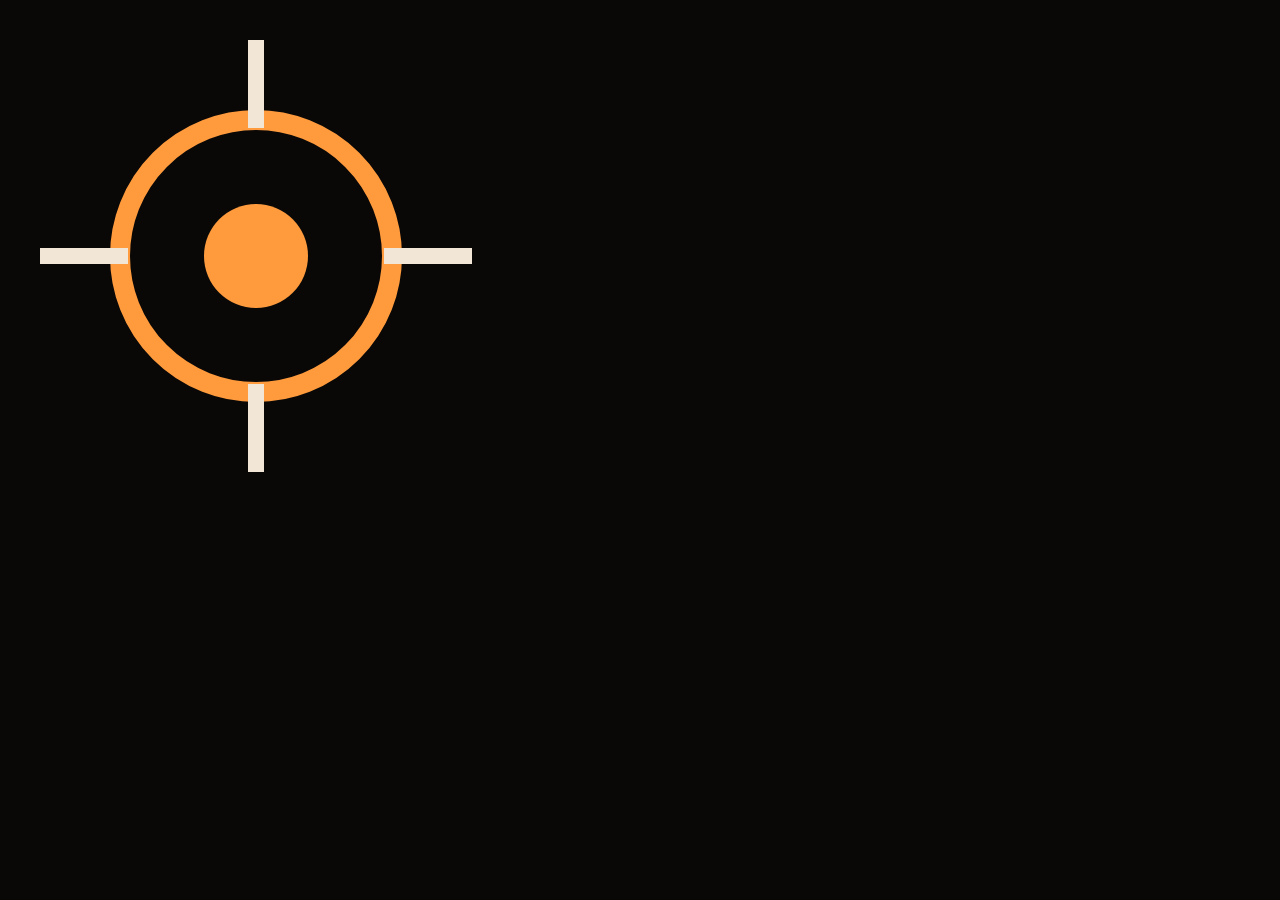
<file: tools/social.html>
<!doctype html>
<html lang="en">
<head>
<meta charset="utf-8">
<title>Social images</title>
<style>
@font-face { font-family: 'Fraunces'; src: url('../docs/fonts/fraunces-latin-wght-normal.woff2'); font-weight: 100 900; }
@font-face { font-family: 'Fraunces'; src: url('../docs/fonts/fraunces-latin-wght-italic.woff2'); font-weight: 100 900; font-style: italic; }
@font-face { font-family: 'Spline Sans Mono'; src: url('../docs/fonts/spline-sans-mono-latin-wght-normal.woff2'); font-weight: 300 700; }
html, body { margin: 0; background: #0a0807; color: #f2e7d7; }
.og { width: 1200px; height: 630px; position: relative; overflow: hidden; }
.og img { position: absolute; right: -120px; top: -10px; width: 860px; }
.og .copy { position: absolute; left: 64px; bottom: 64px; width: 520px; }
.og .eyebrow { font: 500 15px 'Spline Sans Mono', monospace; letter-spacing: .14em; text-transform: uppercase; color: #ff9b3d; margin-bottom: 18px; }
.og h1 { font: 380 70px/1.02 'Fraunces', serif; margin: 0; letter-spacing: -.02em; }
.og h1 em { color: #ff9b3d; }
.og .lbl { position: absolute; left: 560px; top: 88px; font: 500 14px 'Spline Sans Mono', monospace; letter-spacing: .14em; color: #f2e7d7; }
.og .brand { position: absolute; left: 64px; top: 56px; font: 440 30px 'Fraunces', serif; }
.og .brand i { color: #ff9b3d; }
.og svg { position: absolute; inset: 0; }
.mark { width: 512px; height: 512px; background: #0a0807; display: grid; place-items: center; }
.touch { width: 180px; height: 180px; }
</style>
</head>
<body>
<div id="og" class="og" hidden>
  <img src="../docs/img/lily-1600.webp" alt="">
  <svg width="1200" height="630" fill="none" stroke="#f2e7d7" stroke-opacity=".6"><path d="M560 120 L640 120 L700 190"/><circle cx="700" cy="190" r="3.4" fill="#ff9b3d" stroke="none"/><circle cx="700" cy="190" r="9" stroke="#ff9b3d"/></svg>
  <div class="lbl">01 &nbsp;TEPAL</div>
  <div class="brand">Pontil <i>&amp;</i> Pistil</div>
  <div class="copy"><div class="eyebrow">Glass botanical models</div><h1>Made from <em>one living bloom.</em></h1></div>
</div>
<div id="mark" class="mark" hidden>
  <svg viewBox="0 0 64 64" width="512" height="512"><rect width="64" height="64" fill="#0a0807"/><circle cx="32" cy="32" r="17" fill="none" stroke="#ff9b3d" stroke-width="2.5"/><circle cx="32" cy="32" r="6.5" fill="#ff9b3d"/><path d="M32 6v9M32 49v9M6 32h9M49 32h9" stroke="#f2e7d7" stroke-width="2" stroke-linecap="square"/></svg>
</div>
<script>document.getElementById(location.hash.slice(1)).hidden = false;</script>
</body>
</html>
</file>
<file: css/style.css>
/* Pontil & Pistil */

@font-face { font-family: 'Fraunces'; src: url('../fonts/fraunces-latin-wght-normal.woff2') format('woff2'); font-weight: 100 900; font-style: normal; font-display: swap; }
@font-face { font-family: 'Fraunces'; src: url('../fonts/fraunces-latin-wght-italic.woff2') format('woff2'); font-weight: 100 900; font-style: italic; font-display: swap; }
@font-face { font-family: 'Instrument Sans'; src: url('../fonts/instrument-sans-latin-wght-normal.woff2') format('woff2'); font-weight: 400 700; font-style: normal; font-display: swap; }
@font-face { font-family: 'Spline Sans Mono'; src: url('../fonts/spline-sans-mono-latin-wght-normal.woff2') format('woff2'); font-weight: 300 700; font-style: normal; font-display: swap; }

/* Three worlds, one specimen. Each is a full palette, not a tint. */
:root,
:root[data-world="living"] {
  --bg: #0a0807;
  --bg-raise: #120e0b;
  --ink: #f2e7d7;
  --mute: #ad9c89;
  --line: rgba(255, 170, 84, .34);
  --line-soft: rgba(255, 170, 84, .16);
  --accent: #ff9b3d;
  --accent-ink: #1a0d02;
  --scan: #ffb25e;
  color-scheme: dark;
}
:root[data-world="scan"] {
  --bg: #071a3d;
  --bg-raise: #0b2250;
  --ink: #e8f1ff;
  --mute: #a3b8da;
  --line: rgba(166, 208, 255, .38);
  --line-soft: rgba(166, 208, 255, .17);
  --accent: #6ff2d0;
  --accent-ink: #032019;
  --scan: #7cf5da;
}
:root[data-world="glass"] {
  --bg: #07191c;
  --bg-raise: #0b2226;
  --ink: #e4f4f2;
  --mute: #9bbab7;
  --line: rgba(142, 232, 242, .36);
  --line-soft: rgba(142, 232, 242, .16);
  --accent: #8ee8f2;
  --accent-ink: #02161a;
  --scan: #8ee8f2;
}

:root {
  --display: 'Fraunces', 'Iowan Old Style', 'Palatino Linotype', Georgia, serif;
  --sans: 'Instrument Sans', 'Segoe UI', system-ui, sans-serif;
  --mono: 'Spline Sans Mono', ui-monospace, 'Cascadia Mono', Consolas, monospace;
  --gut: clamp(1.1rem, 4.2vw, 3.2rem);
  --head: 3.6rem;
  --cut: 14px;
}

*, *::before, *::after { box-sizing: border-box; }
html { background: var(--bg); color: var(--ink); -webkit-text-size-adjust: 100%; scroll-padding-top: 5rem; }
body {
  margin: 0; min-height: 100vh; background: var(--bg); color: var(--ink);
  font: 400 1.0625rem/1.62 var(--sans); text-rendering: optimizeLegibility;
  transition: background-color .7s ease, color .7s ease;
}
html { transition: background-color .7s ease; }
img, canvas, svg { display: block; max-width: 100%; }
a { color: inherit; text-decoration-color: var(--line); text-underline-offset: .2em; }
a:hover { text-decoration-color: var(--accent); }
:focus-visible { outline: 2px solid var(--accent); outline-offset: 3px; }
::selection { background: var(--accent); color: var(--accent-ink); }

.skip { position: absolute; left: var(--gut); top: -4rem; z-index: 100; background: var(--accent); color: var(--accent-ink); padding: .7rem 1rem; font: 600 .85rem var(--mono); }
.skip:focus { top: .8rem; }

h1, h2, h3 { font-family: var(--display); font-weight: 360; letter-spacing: -.018em; line-height: 1.04; margin: 0; text-wrap: balance; }
h1 { font-size: clamp(2.45rem, 1.1rem + 6.4vw, 6rem); }
h2 { font-size: clamp(1.85rem, 1rem + 3.3vw, 3.5rem); }
h3 { font-size: clamp(1.25rem, 1rem + .9vw, 1.65rem); line-height: 1.2; letter-spacing: -.01em; font-weight: 420; }
em, .latin { font-style: italic; font-family: var(--display); }
p { margin: 0 0 1em; max-width: 62ch; text-wrap: pretty; }

.mono, .eyebrow {
  font: 500 .72rem/1.35 var(--mono); letter-spacing: .13em; text-transform: uppercase;
}
.eyebrow { color: var(--accent); margin: 0 0 1.1rem; max-width: none; }
.mute { color: var(--mute); }

/* ---------------- header ---------------- */
.top {
  position: fixed; inset: 0 0 auto 0; z-index: 40; height: var(--head);
  display: flex; align-items: center; justify-content: space-between; gap: 1rem;
  padding: 0 var(--gut);
  background: linear-gradient(to bottom, var(--bg) 70%, color-mix(in srgb, var(--bg) 0%, transparent));
  border-bottom: 1px solid transparent;
}
.brand { font: 440 1.18rem/1 var(--display); letter-spacing: -.01em; text-decoration: none; white-space: nowrap; }
.brand i { font-style: italic; color: var(--accent); padding: 0 .08em; }
.nav { display: none; gap: 1.8rem; }
.nav a { font: 500 .72rem var(--mono); letter-spacing: .13em; text-transform: uppercase; text-decoration: none; color: var(--mute); padding: .5rem 0; }
.nav a:hover, .nav a[aria-current="page"] { color: var(--ink); }
.nav a[aria-current="page"] { box-shadow: 0 1px 0 var(--accent); }
.top .enquire { font: 600 .72rem var(--mono); letter-spacing: .13em; text-transform: uppercase; text-decoration: none; color: var(--accent); padding: .8rem 0; }

.menu { position: relative; }
.menu summary { list-style: none; cursor: pointer; font: 500 .72rem var(--mono); letter-spacing: .13em; text-transform: uppercase; padding: .85rem 0; color: var(--mute); }
.menu summary::-webkit-details-marker { display: none; }
.menu[open] summary { color: var(--ink); }
.menu nav { position: absolute; right: 0; top: 100%; min-width: 14rem; background: var(--bg-raise); border: 1px solid var(--line); padding: .6rem 1.1rem; display: grid; }
.menu nav a { font: 500 .78rem var(--mono); letter-spacing: .1em; text-transform: uppercase; text-decoration: none; padding: .85rem 0; border-bottom: 1px solid var(--line-soft); }
.menu nav a:last-child { border: 0; }
@media (min-width: 860px) { .nav { display: flex; } .menu { display: none; } }

/* ---------------- cut-corner HUD frame ---------------- */
.frame {
  position: relative;
  background: color-mix(in srgb, var(--bg-raise) 72%, transparent);
  clip-path: polygon(var(--cut) 0, 100% 0, 100% calc(100% - var(--cut)), calc(100% - var(--cut)) 100%, 0 100%, 0 var(--cut));
  box-shadow: inset 0 0 0 1px var(--line);
}
.frame::before, .frame::after { content: ''; position: absolute; width: var(--cut); height: var(--cut); pointer-events: none; }
.frame::before { left: 0; top: 0; background: linear-gradient(to bottom right, var(--bg) calc(50% - .5px), var(--line) calc(50% - .5px) calc(50% + .5px), transparent calc(50% + .5px)); }
.frame::after { right: 0; bottom: 0; background: linear-gradient(to bottom right, transparent calc(50% - .5px), var(--line) calc(50% - .5px) calc(50% + .5px), var(--bg) calc(50% + .5px)); }

/* ---------------- hero ---------------- */
.hero { position: relative; height: 330svh; }
.hero--still { height: auto; }
.pin { position: sticky; top: 0; height: 100svh; min-height: 560px; overflow: hidden; }
.hero--still .pin { position: relative; height: auto; min-height: 0; overflow: visible; padding: calc(var(--head) + 1.5rem) 0 2rem; }

.specimen {
  position: absolute; margin: 0; aspect-ratio: 4 / 3;
  width: 108vw; left: -4vw; top: calc(var(--head) + 1.2rem);
}
.specimen__poster, .specimen__canvas { position: absolute; inset: 0; width: 100%; height: 100%; }
.specimen__poster { object-fit: cover; }
.specimen__canvas { opacity: 0; transition: opacity .5s ease; pointer-events: none; touch-action: pan-y; }
.is-live .specimen__canvas { opacity: 1; }
.is-live .specimen__poster { opacity: 0; transition: opacity .5s .2s ease; }

.leaders { position: absolute; inset: 0; width: 100%; height: 100%; overflow: visible; pointer-events: none; }
.leaders line, .leaders polyline { fill: none; stroke: var(--ink); stroke-opacity: .62; stroke-width: 1; vector-effect: non-scaling-stroke; }
.leaders circle { fill: var(--accent); }
.leaders .ring { fill: none; stroke: var(--accent); stroke-opacity: .75; stroke-width: 1; vector-effect: non-scaling-stroke; }

.callouts { list-style: none; margin: 0; padding: 0; position: absolute; inset: 0; pointer-events: none; }
.callout { position: absolute; left: calc(var(--lx) * 1%); top: calc(var(--ly) * 1%); transform: translate(var(--tx, 0), -50%); font: 500 .64rem/1.3 var(--mono); letter-spacing: .07em; text-transform: uppercase; color: var(--ink); white-space: nowrap; text-shadow: 0 0 3px var(--bg), 0 0 7px var(--bg), 0 0 12px var(--bg); }
.callout .n { color: var(--accent); margin-right: .45em; }
.callout .sub { display: none; color: color-mix(in srgb, var(--ink) 80%, var(--bg)); text-transform: none; letter-spacing: .02em; font-weight: 400; font-size: .72rem; margin-top: .2em; }
.callout[data-side="r"] { --tx: -100%; text-align: right; }

.hero__copy { position: absolute; left: var(--gut); right: var(--gut); top: calc(var(--head) + 1.2rem + 84vw); }
.hero__copy h1 { max-width: 14ch; }
.eyebrow .more-eyebrow { display: none; }
@media (min-width: 560px) { .eyebrow .more-eyebrow { display: inline; } }
.hero__copy h1 em { color: var(--accent); }
.lede { margin: 1.1rem 0 0; color: var(--mute); font-size: 1rem; max-width: 40ch; }
.lede b { color: var(--ink); font-weight: 500; }
.state-line { margin: 1.1rem 0 0; color: var(--accent); max-width: none; min-height: 2.7em; }
.state-line span { display: block; }

.tag { position: absolute; display: none; padding: .8rem 1.1rem .9rem 1.2rem; }
.tag { grid-template-columns: auto auto; gap: .35rem 1.4rem; margin: 0; }
.tag div { display: contents; }
.tag dt { color: var(--mute); }
.tag dd { margin: 0; color: var(--ink); }
.scale-rule { position: absolute; display: none; align-items: center; gap: .7rem; color: var(--mute); }
.scale-rule i { display: block; width: calc(var(--spec, 40rem) * .0638); height: 7px; border: 1px solid var(--ink); border-top: 0; opacity: .7; }

.switch { position: absolute; z-index: 5; left: var(--gut); right: var(--gut); bottom: max(1rem, env(safe-area-inset-bottom)); margin: 0; border: 0; padding: 0; min-width: 0; }
.switch legend { position: absolute; width: 1px; height: 1px; overflow: hidden; clip-path: inset(50%); }
.switch__row { display: grid; grid-template-columns: repeat(3, 1fr); padding: 1px; }
.switch label:first-child { clip-path: polygon(calc(var(--cut) - 1px) 0, 100% 0, 100% 100%, 0 100%, 0 calc(var(--cut) - 1px)); }
.switch label:last-child { clip-path: polygon(0 0, 100% 0, 100% calc(100% - var(--cut) + 1px), calc(100% - var(--cut) + 1px) 100%, 0 100%); }
.switch label { position: relative; display: grid; place-items: center; min-height: 48px; font: 600 .74rem var(--mono); letter-spacing: .15em; text-transform: uppercase; color: var(--mute); cursor: pointer; transition: color .3s; }
.switch input { position: absolute; opacity: 0; inset: 0; cursor: pointer; margin: 0; }
.switch label:has(input:checked) { color: var(--accent-ink); background: var(--accent); }
.switch label:has(input:focus-visible) { outline: 2px solid var(--ink); outline-offset: -4px; }
.switch label span::before { content: attr(data-n); margin-right: .55em; opacity: .55; }
.no-gl .switch { display: none; }

.tilt-btn { position: absolute; z-index: 5; right: var(--gut); bottom: calc(max(1rem, env(safe-area-inset-bottom)) + 54px); display: none; font: 600 .68rem var(--mono); letter-spacing: .13em; text-transform: uppercase; color: var(--ink); background: transparent; border: 1px solid var(--line); padding: .85rem 1rem; min-height: 44px; cursor: pointer; }
.tilt-btn[data-show] { display: block; }

.cue { display: none; position: absolute; left: var(--gut); bottom: calc(max(1rem, env(safe-area-inset-bottom)) + 62px); color: var(--mute); display: flex; align-items: center; gap: .7rem; }
.cue::before { content: ''; width: 1px; height: 1.6rem; background: var(--line); }

/* short portrait phones (iPhone SE class): tighter stack so the copy clears the switch */
@media (max-width: 899px) and (max-height: 720px) and (orientation: portrait) {
  .specimen { width: 88vw; left: 6vw; top: calc(var(--head) + .6rem); }
  .hero__copy { top: calc(var(--head) + .6rem + 66vw + .5rem); }
  .hero__copy .eyebrow { margin-bottom: .5rem; }
  .hero__copy h1 { font-size: clamp(1.85rem, .9rem + 4.4vw, 2.2rem); }
  .hero__copy .lede { font-size: .88rem; line-height: 1.42; margin-top: .55rem; }
  .hero__copy .state-line { margin-top: .55rem; min-height: 0; }
  .cue { display: none; }
}

@media (min-width: 900px) {
  :root { --spec: min(63vw, 114svh); }
  .specimen { width: min(63vw, 114svh); left: auto; right: -3vw; top: 50%; translate: 0 -47%; }
  .callout { font-size: .72rem; }
  .callout .sub { display: block; }
  .hero__copy { left: var(--gut); right: auto; top: auto; bottom: calc(max(1rem, env(safe-area-inset-bottom)) + 6.2rem); width: min(31vw, 30rem); }
  .hero__copy h1 { font-size: clamp(2.6rem, 3.3vw + 1rem, 4.6rem); max-width: 11ch; }
  .switch { left: auto; right: var(--gut); width: 25rem; bottom: max(1.4rem, env(safe-area-inset-bottom)); }
  .tag { display: grid; left: var(--gut); top: calc(var(--head) + 1.2rem); }
  .scale-rule { display: flex; right: var(--gut); top: calc(var(--head) + 1.4rem); }
  .cue { display: flex; left: auto; right: calc(var(--gut) + 26.5rem); bottom: 2.1rem; }
  .tilt-btn { display: none !important; }
}

/* callout slots: percentages of the specimen box. Phone and desktop differ because
   the box itself is cropped differently. */
.callout:nth-child(1) { --lx: 9; --ly: 8; }       /* tepal */
.callout:nth-child(2) { --lx: 52; --ly: 3; }       /* stigma */
.callout:nth-child(3) { --lx: 71; --ly: 12; }      /* anther */
.callout:nth-child(4) { --lx: 6; --ly: 90; }       /* filament */
.callout:nth-child(5) { --lx: 64; --ly: 79; }      /* style */
.callout:nth-child(6) { --lx: 64; --ly: 93; }      /* ovary */
@media (min-width: 900px) {
  .callout:nth-child(1) { --lx: 3; --ly: 11; }
  .callout:nth-child(2) { --lx: 63; --ly: 5; }
  .callout:nth-child(3) { --lx: 80; --ly: 14; }
  .callout:nth-child(4) { --lx: 3; --ly: 86; }
  .callout:nth-child(5) { --lx: 63; --ly: 79; }
  .callout:nth-child(6) { --lx: 64; --ly: 94; }
}

/* ---------------- sections ---------------- */
main { display: block; }
.wrap { padding: 0 var(--gut); max-width: 88rem; margin: 0 auto; }
.sec { position: relative; overflow: hidden; padding: clamp(4.5rem, 10vw, 9rem) 0; border-top: 1px solid var(--line-soft); }
.sec > .wrap { position: relative; z-index: 1; }
.sec__head { display: grid; gap: 1.2rem; margin-bottom: clamp(2rem, 5vw, 4rem); }
.sec__head .eyebrow { margin: 0; }
.sec__head p { color: var(--mute); }
@media (min-width: 900px) {
  .sec__head { grid-template-columns: minmax(0, 5fr) minmax(0, 6fr); align-items: end; gap: 4rem; }
  .sec__head--flip { grid-template-columns: minmax(0, 6fr) minmax(0, 5fr); }
  .sec__head--flip > div { order: 2; }
  .sec__head--flip > p { order: 1; max-width: 46ch; }
}

/* the legend */
.legend { list-style: none; margin: 0; padding: 0; display: grid; }
.legend li { display: grid; grid-template-columns: 2.4rem 1fr; gap: .2rem 1rem; padding: 1.4rem 0; border-top: 1px solid var(--line-soft); }
.legend li:last-child { border-bottom: 1px solid var(--line-soft); }
.legend .n { color: var(--accent); padding-top: .35rem; }
.legend h3 { grid-column: 2; }
.legend p { grid-column: 2; margin: .3rem 0 0; color: var(--mute); }
.legend p b { color: var(--ink); font-weight: 500; }
@media (min-width: 900px) {
  .legend li { grid-template-columns: 3rem minmax(0, 4fr) minmax(0, 7fr); align-items: baseline; padding: 1.7rem 0; }
  .legend h3, .legend p { grid-column: auto; }
  .legend p { margin: 0; }
}

/* the bench: a real timeline */
.bench { list-style: none; margin: 0; padding: 0; position: relative; display: grid; gap: 0; }
.bench li { position: relative; padding: 0 0 2.4rem 2.2rem; border-left: 1px solid var(--line); margin-left: .4rem; }
.bench li::before { content: ''; position: absolute; left: -5px; top: .5rem; width: 9px; height: 9px; background: var(--bg); border: 1px solid var(--accent); transform: rotate(45deg); }
.bench li:last-child { padding-bottom: 0; border-left-color: transparent; }
.bench time { display: block; color: var(--accent); margin-bottom: .55rem; }
.bench h3 { margin-bottom: .5rem; }
.bench p { color: var(--mute); margin: 0; }
@media (min-width: 900px) {
  .bench { grid-template-columns: repeat(5, minmax(0, 1fr)); gap: 0 1.6rem; }
  .bench li { border-left: 0; margin: 0; padding: 2.4rem 0 0; border-top: 1px solid var(--line); }
  .bench li::before { left: 0; top: -5px; }
  .bench li:last-child { border-top-color: var(--line); }
}

/* the cabinet */
.table-frame { padding: 1.2rem 1.2rem .6rem; overflow-x: auto; }
table { width: 100%; border-collapse: collapse; font-size: .95rem; min-width: 38rem; }
caption { text-align: left; color: var(--mute); padding: 0 0 1rem; caption-side: top; }
th, td { text-align: left; padding: .9rem 1rem .9rem 0; border-top: 1px solid var(--line-soft); vertical-align: baseline; }
thead th { font: 500 .68rem var(--mono); letter-spacing: .13em; text-transform: uppercase; color: var(--mute); border-top: 0; padding-top: 0; }
tbody th { font-weight: 500; font-family: var(--mono); font-size: .8rem; color: var(--accent); letter-spacing: .08em; }
td.latin { font-size: 1.12rem; }
td small { display: block; color: var(--mute); font-size: .82rem; }
.num { font-variant-numeric: tabular-nums; }

/* questions */
.qa { display: grid; gap: 0; }
.qa article { padding: 1.9rem 0; border-top: 1px solid var(--line-soft); display: grid; gap: .8rem; }
.qa article:last-child { border-bottom: 1px solid var(--line-soft); }
.qa p { margin: 0; color: var(--mute); }
.qa p b { color: var(--ink); font-weight: 500; }
@media (min-width: 900px) { .qa article { grid-template-columns: minmax(0, 5fr) minmax(0, 6fr); gap: 4rem; padding: 2.4rem 0; } }

/* prose pages */
.page { padding-top: calc(var(--head) + clamp(2.5rem, 7vw, 6rem)); }
.page__head { padding-bottom: clamp(2.5rem, 6vw, 5rem); display: grid; gap: 1.4rem; }
.page__head h1 { font-size: clamp(2.3rem, 1rem + 5vw, 5rem); max-width: 17ch; }
.page__head .lede { max-width: 52ch; font-size: 1.12rem; }
.crumbs { color: var(--mute); }
.crumbs a { text-decoration: none; }
.crumbs a:hover { color: var(--ink); }
.prose { display: grid; gap: 0; }
.prose > section { padding: 2.4rem 0 2.6rem; border-top: 1px solid var(--line-soft); display: grid; gap: 1rem; }
.prose h2 { font-size: clamp(1.55rem, 1rem + 1.8vw, 2.45rem); max-width: 24ch; }
.prose p { color: color-mix(in srgb, var(--ink) 82%, var(--bg)); }
.prose p.answer { color: var(--ink); font-size: 1.14rem; }
.prose .cols { display: grid; gap: 1rem; }
@media (min-width: 900px) {
  .prose > section { grid-template-columns: minmax(0, 5fr) minmax(0, 6fr); grid-auto-rows: min-content; gap: 0 4rem; padding: 3.2rem 0 3.4rem; }
  .prose > section > :not(h2) { margin-bottom: 1.1rem; }
  .prose > section > h2 { grid-column: 1; grid-row: 1 / span 8; position: sticky; top: 6rem; align-self: start; }
  .prose > section > :not(h2) { grid-column: 2; }
}
.sources { list-style: none; padding: 0; margin: 0; display: grid; gap: .9rem; }
.sources li { padding-left: 1rem; border-left: 1px solid var(--line); color: var(--mute); }
.sources a { color: var(--ink); }
.stamp { color: var(--mute); }

.fig { margin: 0; }
.fig-stage { position: relative; aspect-ratio: 4 / 3; }
.fig-stage .specimen { position: absolute; inset: 0; width: 100%; left: 0; top: 0; translate: none; aspect-ratio: 4 / 3; }
.fig-switch { position: relative; margin-top: 1rem; left: auto; right: auto; bottom: auto; width: 100%; }
.page .fig { margin-bottom: clamp(2.5rem, 6vw, 5rem); }
@media (min-width: 900px) { .fig-switch { width: 25rem; } }

/* enquiry */
.enq { display: grid; gap: 2rem; align-items: end; }
.enq h2 { max-width: 16ch; }
.enq .frame { padding: 1.6rem 1.5rem 1.8rem; }
.btn { display: inline-flex; align-items: center; min-height: 52px; padding: 0 1.5rem; background: var(--accent); color: var(--accent-ink); font: 600 .78rem var(--mono); letter-spacing: .14em; text-transform: uppercase; text-decoration: none; clip-path: polygon(10px 0, 100% 0, 100% calc(100% - 10px), calc(100% - 10px) 100%, 0 100%, 0 10px); }
.btn:hover { filter: brightness(1.1); }
@media (min-width: 900px) { .enq { grid-template-columns: minmax(0, 6fr) minmax(0, 5fr); gap: 4rem; } }

.foot { border-top: 1px solid var(--line-soft); padding: 3rem 0 4.2rem; color: var(--mute); }
.foot .wrap { display: grid; gap: 2rem; }
.foot nav { display: flex; flex-wrap: wrap; gap: .4rem 1.6rem; }
.foot nav a { text-decoration: none; padding: .55rem 0; }
.foot nav a:hover { color: var(--ink); }
@media (min-width: 900px) { .foot .wrap { grid-template-columns: 1fr auto; align-items: end; } .foot { padding-bottom: 3rem; } }

.js [data-reveal] { opacity: 0; transform: translateY(16px); transition: opacity .8s ease, transform .8s cubic-bezier(.2, .7, .2, 1); }
.js [data-reveal].in { opacity: 1; transform: none; }

@media (prefers-reduced-motion: reduce) {
  *, *::before, *::after { transition-duration: .01ms !important; animation-duration: .01ms !important; }
  .js [data-reveal] { opacity: 1; transform: none; }
  .hero { height: 100svh; min-height: 560px; }
  .cue { display: none; }
}

.tight { margin: 0; }
.stamp { color: var(--mute); max-width: none; margin: 0; }
.figcap { margin: 1rem 0 0; max-width: none; }
.fig-stage { width: min(100%, calc(78svh * 1.3333)); margin-inline: auto; }
.legend.plain li { grid-template-columns: 3.4rem 1fr; }
@media (min-width: 900px) { .legend.plain li { grid-template-columns: 4rem minmax(0, 4fr) minmax(0, 7fr); } }
.prose .legend { margin-top: .5rem; }
.fig .switch.fig-switch { max-width: 25rem; margin-inline: auto; }
@media (min-width: 900px) { .fig .switch.fig-switch { margin: 1.2rem 0 0; margin-left: calc(50% - min(50%, 78svh * .6667)); } }

.more { margin-top: .9em; }
.after-table { margin-top: 1.6rem; }

/* 44px floor for everything tappable that is not already larger */
.top .enquire, .menu summary, .nav a { display: inline-flex; align-items: center; min-height: 44px; }
.menu nav a { min-height: 44px; display: flex; align-items: center; }
.foot nav a { display: inline-flex; align-items: center; min-height: 44px; }
.crumbs a { display: inline-block; padding: .5rem 0; }
.sources a, .prose p a, .legend a, .sec__head a, .after-table a, .qa a { padding: .2rem 0; }

/* the stage itself changes with the world, not just the palette */
.specimen::before { content: ''; position: absolute; inset: 0; pointer-events: none; opacity: 0; transition: opacity .7s ease; }
:root[data-world="scan"] .specimen::before {
  opacity: 1;
  background:
    linear-gradient(to right, transparent calc(50% - .5px), var(--line) calc(50% - .5px) calc(50% + .5px), transparent calc(50% + .5px)),
    linear-gradient(to bottom, transparent calc(50% - .5px), var(--line) calc(50% - .5px) calc(50% + .5px), transparent calc(50% + .5px)),
    repeating-linear-gradient(to right, var(--line-soft) 0 1px, transparent 1px 8.333%),
    repeating-linear-gradient(to bottom, var(--line-soft) 0 1px, transparent 1px 11.111%);
  -webkit-mask-image: radial-gradient(ellipse at 50% 50%, #000 40%, transparent 78%); mask-image: radial-gradient(ellipse at 50% 50%, #000 40%, transparent 78%);
}
:root[data-world="glass"] .specimen::before {
  opacity: 1;
  background:
    radial-gradient(ellipse 60% 54% at 50% 50%, rgba(170, 238, 248, .62), rgba(110, 200, 214, .24) 46%, rgba(142, 232, 242, .06) 70%, transparent 82%),
    repeating-linear-gradient(to bottom, rgba(210, 250, 255, .16) 0 1px, transparent 1px 5.5%);
}

/* The same photograph, cropped differently behind each section. It follows the world:
   orange when living, mint when scanned, amber against the glass-world ground. */
.bg-lily, .page-bg {
  position: absolute; inset: 0; z-index: 0; pointer-events: none;
  background: url('../img/lily-1600.webp') no-repeat; opacity: .34;
  transition: filter .7s ease, opacity .7s ease;
}
:root[data-world="scan"] .bg-lily, :root[data-world="scan"] .page-bg { filter: grayscale(1) sepia(1) hue-rotate(125deg) saturate(2.4) brightness(1.05); opacity: .4; }
:root[data-world="glass"] .bg-lily, :root[data-world="glass"] .page-bg { filter: saturate(.85) brightness(1) contrast(1.05); opacity: .4; }
.bg-lily--a { background-size: 135% auto; background-position: 100% 36%; -webkit-mask-image: linear-gradient(to left, #000 8%, rgba(0,0,0,.55) 38%, transparent 78%); mask-image: linear-gradient(to left, #000 8%, rgba(0,0,0,.55) 38%, transparent 78%); }
.bg-lily--b { background-size: 130% auto; background-position: 0% 62%; -webkit-mask-image: linear-gradient(to right, #000 6%, rgba(0,0,0,.5) 40%, transparent 80%); mask-image: linear-gradient(to right, #000 6%, rgba(0,0,0,.5) 40%, transparent 80%); }
.bg-lily--c { background-size: 125% auto; background-position: 50% 100%; -webkit-mask-image: linear-gradient(to top, #000 0%, rgba(0,0,0,.5) 45%, transparent 85%); mask-image: linear-gradient(to top, #000 0%, rgba(0,0,0,.5) 45%, transparent 85%); }
.bg-lily--d { background-size: 130% auto; background-position: 100% 0%; -webkit-mask-image: linear-gradient(to left, #000 4%, rgba(0,0,0,.45) 36%, transparent 74%); mask-image: linear-gradient(to left, #000 4%, rgba(0,0,0,.45) 36%, transparent 74%); }
.bg-lily--e { background-size: 115% auto; background-position: 100% 55%; -webkit-mask-image: linear-gradient(to left, #000 6%, rgba(0,0,0,.5) 40%, transparent 78%); mask-image: linear-gradient(to left, #000 6%, rgba(0,0,0,.5) 40%, transparent 78%); }
.page { position: relative; }
.page > .wrap { position: relative; z-index: 1; }
.page-bg { inset: 0 0 auto 0; height: min(84vh, 56rem); background-size: 100% auto; background-position: 100% 18%; opacity: .5;
  -webkit-mask-image: linear-gradient(to bottom, #000 30%, transparent 100%), linear-gradient(to left, #000 10%, transparent 80%); -webkit-mask-composite: source-in; mask-image: linear-gradient(to bottom, #000 30%, transparent 100%), linear-gradient(to left, #000 10%, transparent 80%); mask-composite: intersect; }
.page-bg--history { background-position: 100% 30%; background-size: 96% auto; }
.page-bg--cabinet { background-position: 100% 60%; background-size: 108% auto; }
@media (max-width: 899px) {
  .bg-lily { opacity: .3; background-size: 230% auto; }
  .page-bg { background-size: 190% auto; background-position: 70% 0%; opacity: .36; height: 52vh; }
  .bg-lily--a { background-position: 62% 40%; } .bg-lily--c { background-position: 50% 100%; }
}
@media (prefers-reduced-motion: reduce) { .bg-lily, .page-bg { transition: none; } }

.states { margin: clamp(2.5rem, 6vw, 5rem) 0 0; }
.states__row { display: grid; gap: 1rem; }
.states img { width: 100%; height: auto; aspect-ratio: 4 / 3; object-fit: cover; background: var(--bg-raise); }
.states p { margin: .6rem 0 0; color: var(--mute); max-width: none; }
.states figcaption { margin-top: 1.1rem; max-width: 60ch; }
@media (min-width: 760px) { .states__row { grid-template-columns: repeat(3, minmax(0, 1fr)); gap: 1.4rem; } }
</file>
<file: docs/css/style.css>
/* Pontil & Pistil */

@font-face { font-family: 'Fraunces'; src: url('../fonts/fraunces-latin-wght-normal.woff2') format('woff2'); font-weight: 100 900; font-style: normal; font-display: swap; }
@font-face { font-family: 'Fraunces'; src: url('../fonts/fraunces-latin-wght-italic.woff2') format('woff2'); font-weight: 100 900; font-style: italic; font-display: swap; }
@font-face { font-family: 'Instrument Sans'; src: url('../fonts/instrument-sans-latin-wght-normal.woff2') format('woff2'); font-weight: 400 700; font-style: normal; font-display: swap; }
@font-face { font-family: 'Spline Sans Mono'; src: url('../fonts/spline-sans-mono-latin-wght-normal.woff2') format('woff2'); font-weight: 300 700; font-style: normal; font-display: swap; }

/* Three worlds, one specimen. Each is a full palette, not a tint. */
:root,
:root[data-world="living"] {
  --bg: #0a0807;
  --bg-raise: #120e0b;
  --ink: #f2e7d7;
  --mute: #ad9c89;
  --line: rgba(255, 170, 84, .34);
  --line-soft: rgba(255, 170, 84, .16);
  --accent: #ff9b3d;
  --accent-ink: #1a0d02;
  --scan: #ffb25e;
  color-scheme: dark;
}
:root[data-world="scan"] {
  --bg: #071a3d;
  --bg-raise: #0b2250;
  --ink: #e8f1ff;
  --mute: #a3b8da;
  --line: rgba(166, 208, 255, .38);
  --line-soft: rgba(166, 208, 255, .17);
  --accent: #6ff2d0;
  --accent-ink: #032019;
  --scan: #7cf5da;
}
:root[data-world="glass"] {
  --bg: #07191c;
  --bg-raise: #0b2226;
  --ink: #e4f4f2;
  --mute: #9bbab7;
  --line: rgba(142, 232, 242, .36);
  --line-soft: rgba(142, 232, 242, .16);
  --accent: #8ee8f2;
  --accent-ink: #02161a;
  --scan: #8ee8f2;
}

:root {
  --display: 'Fraunces', 'Iowan Old Style', 'Palatino Linotype', Georgia, serif;
  --sans: 'Instrument Sans', 'Segoe UI', system-ui, sans-serif;
  --mono: 'Spline Sans Mono', ui-monospace, 'Cascadia Mono', Consolas, monospace;
  --gut: clamp(1.1rem, 4.2vw, 3.2rem);
  --head: 3.6rem;
  --cut: 14px;
}

*, *::before, *::after { box-sizing: border-box; }
html { background: var(--bg); color: var(--ink); -webkit-text-size-adjust: 100%; scroll-padding-top: 5rem; }
body {
  margin: 0; min-height: 100vh; background: var(--bg); color: var(--ink);
  font: 400 1.0625rem/1.62 var(--sans); text-rendering: optimizeLegibility;
  transition: background-color .7s ease, color .7s ease;
}
html { transition: background-color .7s ease; }
img, canvas, svg { display: block; max-width: 100%; }
a { color: inherit; text-decoration-color: var(--line); text-underline-offset: .2em; }
a:hover { text-decoration-color: var(--accent); }
:focus-visible { outline: 2px solid var(--accent); outline-offset: 3px; }
::selection { background: var(--accent); color: var(--accent-ink); }

.skip { position: absolute; left: var(--gut); top: -4rem; z-index: 100; background: var(--accent); color: var(--accent-ink); padding: .7rem 1rem; font: 600 .85rem var(--mono); }
.skip:focus { top: .8rem; }

h1, h2, h3 { font-family: var(--display); font-weight: 360; letter-spacing: -.018em; line-height: 1.04; margin: 0; text-wrap: balance; }
h1 { font-size: clamp(2.45rem, 1.1rem + 6.4vw, 6rem); }
h2 { font-size: clamp(1.85rem, 1rem + 3.3vw, 3.5rem); }
h3 { font-size: clamp(1.25rem, 1rem + .9vw, 1.65rem); line-height: 1.2; letter-spacing: -.01em; font-weight: 420; }
em, .latin { font-style: italic; font-family: var(--display); }
p { margin: 0 0 1em; max-width: 62ch; text-wrap: pretty; }

.mono, .eyebrow {
  font: 500 .72rem/1.35 var(--mono); letter-spacing: .13em; text-transform: uppercase;
}
.eyebrow { color: var(--accent); margin: 0 0 1.1rem; max-width: none; }
.mute { color: var(--mute); }

/* ---------------- header ---------------- */
.top {
  position: fixed; inset: 0 0 auto 0; z-index: 40; height: var(--head);
  display: flex; align-items: center; justify-content: space-between; gap: 1rem;
  padding: 0 var(--gut);
  background: linear-gradient(to bottom, var(--bg) 70%, color-mix(in srgb, var(--bg) 0%, transparent));
  border-bottom: 1px solid transparent;
}
.brand { font: 440 1.18rem/1 var(--display); letter-spacing: -.01em; text-decoration: none; white-space: nowrap; }
.brand i { font-style: italic; color: var(--accent); padding: 0 .08em; }
.nav { display: none; gap: 1.8rem; }
.nav a { font: 500 .72rem var(--mono); letter-spacing: .13em; text-transform: uppercase; text-decoration: none; color: var(--mute); padding: .5rem 0; }
.nav a:hover, .nav a[aria-current="page"] { color: var(--ink); }
.nav a[aria-current="page"] { box-shadow: 0 1px 0 var(--accent); }
.top .enquire { font: 600 .72rem var(--mono); letter-spacing: .13em; text-transform: uppercase; text-decoration: none; color: var(--accent); padding: .8rem 0; }

.menu { position: relative; }
.menu summary { list-style: none; cursor: pointer; font: 500 .72rem var(--mono); letter-spacing: .13em; text-transform: uppercase; padding: .85rem 0; color: var(--mute); }
.menu summary::-webkit-details-marker { display: none; }
.menu[open] summary { color: var(--ink); }
.menu nav { position: absolute; right: 0; top: 100%; min-width: 14rem; background: var(--bg-raise); border: 1px solid var(--line); padding: .6rem 1.1rem; display: grid; }
.menu nav a { font: 500 .78rem var(--mono); letter-spacing: .1em; text-transform: uppercase; text-decoration: none; padding: .85rem 0; border-bottom: 1px solid var(--line-soft); }
.menu nav a:last-child { border: 0; }
@media (min-width: 860px) { .nav { display: flex; } .menu { display: none; } }

/* ---------------- cut-corner HUD frame ---------------- */
.frame {
  position: relative;
  background: color-mix(in srgb, var(--bg-raise) 72%, transparent);
  clip-path: polygon(var(--cut) 0, 100% 0, 100% calc(100% - var(--cut)), calc(100% - var(--cut)) 100%, 0 100%, 0 var(--cut));
  box-shadow: inset 0 0 0 1px var(--line);
}
.frame::before, .frame::after { content: ''; position: absolute; width: var(--cut); height: var(--cut); pointer-events: none; }
.frame::before { left: 0; top: 0; background: linear-gradient(to bottom right, var(--bg) calc(50% - .5px), var(--line) calc(50% - .5px) calc(50% + .5px), transparent calc(50% + .5px)); }
.frame::after { right: 0; bottom: 0; background: linear-gradient(to bottom right, transparent calc(50% - .5px), var(--line) calc(50% - .5px) calc(50% + .5px), var(--bg) calc(50% + .5px)); }

/* ---------------- hero ---------------- */
.hero { position: relative; height: 330svh; }
.hero--still { height: auto; }
.pin { position: sticky; top: 0; height: 100svh; min-height: 560px; overflow: hidden; }
.hero--still .pin { position: relative; height: auto; min-height: 0; overflow: visible; padding: calc(var(--head) + 1.5rem) 0 2rem; }

.specimen {
  position: absolute; margin: 0; aspect-ratio: 4 / 3;
  width: 108vw; left: -4vw; top: calc(var(--head) + 1.2rem);
}
.specimen__poster, .specimen__canvas { position: absolute; inset: 0; width: 100%; height: 100%; }
.specimen__poster { object-fit: cover; }
.specimen__canvas { opacity: 0; transition: opacity .5s ease; pointer-events: none; touch-action: pan-y; }
.is-live .specimen__canvas { opacity: 1; }
.is-live .specimen__poster { opacity: 0; transition: opacity .5s .2s ease; }

.leaders { position: absolute; inset: 0; width: 100%; height: 100%; overflow: visible; pointer-events: none; }
.leaders line, .leaders polyline { fill: none; stroke: var(--ink); stroke-opacity: .62; stroke-width: 1; vector-effect: non-scaling-stroke; }
.leaders circle { fill: var(--accent); }
.leaders .ring { fill: none; stroke: var(--accent); stroke-opacity: .75; stroke-width: 1; vector-effect: non-scaling-stroke; }

.callouts { list-style: none; margin: 0; padding: 0; position: absolute; inset: 0; pointer-events: none; }
.callout { position: absolute; left: calc(var(--lx) * 1%); top: calc(var(--ly) * 1%); transform: translate(var(--tx, 0), -50%); font: 500 .64rem/1.3 var(--mono); letter-spacing: .07em; text-transform: uppercase; color: var(--ink); white-space: nowrap; text-shadow: 0 0 3px var(--bg), 0 0 7px var(--bg), 0 0 12px var(--bg); }
.callout .n { color: var(--accent); margin-right: .45em; }
.callout .sub { display: none; color: color-mix(in srgb, var(--ink) 80%, var(--bg)); text-transform: none; letter-spacing: .02em; font-weight: 400; font-size: .72rem; margin-top: .2em; }
.callout[data-side="r"] { --tx: -100%; text-align: right; }

.hero__copy { position: absolute; left: var(--gut); right: var(--gut); top: calc(var(--head) + 1.2rem + 84vw); }
.hero__copy h1 { max-width: 14ch; }
.eyebrow .more-eyebrow { display: none; }
@media (min-width: 560px) { .eyebrow .more-eyebrow { display: inline; } }
.hero__copy h1 em { color: var(--accent); }
.lede { margin: 1.1rem 0 0; color: var(--mute); font-size: 1rem; max-width: 40ch; }
.lede b { color: var(--ink); font-weight: 500; }
.state-line { margin: 1.1rem 0 0; color: var(--accent); max-width: none; min-height: 2.7em; }
.state-line span { display: block; }

.tag { position: absolute; display: none; padding: .8rem 1.1rem .9rem 1.2rem; }
.tag { grid-template-columns: auto auto; gap: .35rem 1.4rem; margin: 0; }
.tag div { display: contents; }
.tag dt { color: var(--mute); }
.tag dd { margin: 0; color: var(--ink); }
.scale-rule { position: absolute; display: none; align-items: center; gap: .7rem; color: var(--mute); }
.scale-rule i { display: block; width: calc(var(--spec, 40rem) * .0638); height: 7px; border: 1px solid var(--ink); border-top: 0; opacity: .7; }

.switch { position: absolute; z-index: 5; left: var(--gut); right: var(--gut); bottom: max(1rem, env(safe-area-inset-bottom)); margin: 0; border: 0; padding: 0; min-width: 0; }
.switch legend { position: absolute; width: 1px; height: 1px; overflow: hidden; clip-path: inset(50%); }
.switch__row { display: grid; grid-template-columns: repeat(3, 1fr); padding: 1px; }
.switch label:first-child { clip-path: polygon(calc(var(--cut) - 1px) 0, 100% 0, 100% 100%, 0 100%, 0 calc(var(--cut) - 1px)); }
.switch label:last-child { clip-path: polygon(0 0, 100% 0, 100% calc(100% - var(--cut) + 1px), calc(100% - var(--cut) + 1px) 100%, 0 100%); }
.switch label { position: relative; display: grid; place-items: center; min-height: 48px; font: 600 .74rem var(--mono); letter-spacing: .15em; text-transform: uppercase; color: var(--mute); cursor: pointer; transition: color .3s; }
.switch input { position: absolute; opacity: 0; inset: 0; cursor: pointer; margin: 0; }
.switch label:has(input:checked) { color: var(--accent-ink); background: var(--accent); }
.switch label:has(input:focus-visible) { outline: 2px solid var(--ink); outline-offset: -4px; }
.switch label span::before { content: attr(data-n); margin-right: .55em; opacity: .55; }
.no-gl .switch { display: none; }

.tilt-btn { position: absolute; z-index: 5; right: var(--gut); bottom: calc(max(1rem, env(safe-area-inset-bottom)) + 54px); display: none; font: 600 .68rem var(--mono); letter-spacing: .13em; text-transform: uppercase; color: var(--ink); background: transparent; border: 1px solid var(--line); padding: .85rem 1rem; min-height: 44px; cursor: pointer; }
.tilt-btn[data-show] { display: block; }

.cue { position: absolute; left: var(--gut); bottom: calc(max(1rem, env(safe-area-inset-bottom)) + 62px); color: var(--mute); display: flex; align-items: center; gap: .7rem; }
.cue::before { content: ''; width: 1px; height: 1.6rem; background: var(--line); }

/* short portrait phones (iPhone SE class): tighter stack so the copy clears the switch */
@media (max-width: 899px) and (max-height: 720px) and (orientation: portrait) {
  .specimen { width: 88vw; left: 6vw; top: calc(var(--head) + .6rem); }
  .hero__copy { top: calc(var(--head) + .6rem + 66vw + .5rem); }
  .hero__copy .eyebrow { margin-bottom: .5rem; }
  .hero__copy h1 { font-size: clamp(1.85rem, .9rem + 4.4vw, 2.2rem); }
  .hero__copy .lede { font-size: .88rem; line-height: 1.42; margin-top: .55rem; }
  .hero__copy .state-line { margin-top: .55rem; min-height: 0; }
  .cue { display: none; }
}

@media (min-width: 900px) {
  :root { --spec: min(63vw, 114svh); }
  .specimen { width: min(63vw, 114svh); left: auto; right: -3vw; top: 50%; translate: 0 -47%; }
  .callout { font-size: .72rem; }
  .callout .sub { display: block; }
  .hero__copy { left: var(--gut); right: auto; top: auto; bottom: calc(max(1rem, env(safe-area-inset-bottom)) + 6.2rem); width: min(31vw, 30rem); }
  .hero__copy h1 { font-size: clamp(2.6rem, 3.3vw + 1rem, 4.6rem); max-width: 11ch; }
  .switch { left: auto; right: var(--gut); width: 25rem; bottom: max(1.4rem, env(safe-area-inset-bottom)); }
  .tag { display: grid; left: var(--gut); top: calc(var(--head) + 1.2rem); }
  .scale-rule { display: flex; right: var(--gut); top: calc(var(--head) + 1.4rem); }
  .cue { display: flex; left: auto; right: calc(var(--gut) + 26.5rem); bottom: 2.1rem; }
  .tilt-btn { display: none !important; }
}

/* callout slots: percentages of the specimen box. Phone and desktop differ because
   the box itself is cropped differently. */
.callout:nth-child(1) { --lx: 9; --ly: 8; }       /* tepal */
.callout:nth-child(2) { --lx: 52; --ly: 3; }       /* stigma */
.callout:nth-child(3) { --lx: 71; --ly: 12; }      /* anther */
.callout:nth-child(4) { --lx: 6; --ly: 90; }       /* filament */
.callout:nth-child(5) { --lx: 64; --ly: 79; }      /* style */
.callout:nth-child(6) { --lx: 64; --ly: 93; }      /* ovary */
@media (min-width: 900px) {
  .callout:nth-child(1) { --lx: 3; --ly: 11; }
  .callout:nth-child(2) { --lx: 63; --ly: 5; }
  .callout:nth-child(3) { --lx: 80; --ly: 14; }
  .callout:nth-child(4) { --lx: 3; --ly: 86; }
  .callout:nth-child(5) { --lx: 63; --ly: 79; }
  .callout:nth-child(6) { --lx: 64; --ly: 94; }
}

/* ---------------- sections ---------------- */
main { display: block; }
.wrap { padding: 0 var(--gut); max-width: 88rem; margin: 0 auto; }
.sec { position: relative; overflow: hidden; padding: clamp(4.5rem, 10vw, 9rem) 0; border-top: 1px solid var(--line-soft); }
.sec > .wrap { position: relative; z-index: 1; }
.sec__head { display: grid; gap: 1.2rem; margin-bottom: clamp(2rem, 5vw, 4rem); }
.sec__head .eyebrow { margin: 0; }
.sec__head p { color: var(--mute); }
@media (min-width: 900px) {
  .sec__head { grid-template-columns: minmax(0, 5fr) minmax(0, 6fr); align-items: end; gap: 4rem; }
  .sec__head--flip { grid-template-columns: minmax(0, 6fr) minmax(0, 5fr); }
  .sec__head--flip > div { order: 2; }
  .sec__head--flip > p { order: 1; max-width: 46ch; }
}

/* the legend */
.legend { list-style: none; margin: 0; padding: 0; display: grid; }
.legend li { display: grid; grid-template-columns: 2.4rem 1fr; gap: .2rem 1rem; padding: 1.4rem 0; border-top: 1px solid var(--line-soft); }
.legend li:last-child { border-bottom: 1px solid var(--line-soft); }
.legend .n { color: var(--accent); padding-top: .35rem; }
.legend h3 { grid-column: 2; }
.legend p { grid-column: 2; margin: .3rem 0 0; color: var(--mute); }
.legend p b { color: var(--ink); font-weight: 500; }
@media (min-width: 900px) {
  .legend li { grid-template-columns: 3rem minmax(0, 4fr) minmax(0, 7fr); align-items: baseline; padding: 1.7rem 0; }
  .legend h3, .legend p { grid-column: auto; }
  .legend p { margin: 0; }
}

/* the bench: a real timeline */
.bench { list-style: none; margin: 0; padding: 0; position: relative; display: grid; gap: 0; }
.bench li { position: relative; padding: 0 0 2.4rem 2.2rem; border-left: 1px solid var(--line); margin-left: .4rem; }
.bench li::before { content: ''; position: absolute; left: -5px; top: .5rem; width: 9px; height: 9px; background: var(--bg); border: 1px solid var(--accent); transform: rotate(45deg); }
.bench li:last-child { padding-bottom: 0; border-left-color: transparent; }
.bench time { display: block; color: var(--accent); margin-bottom: .55rem; }
.bench h3 { margin-bottom: .5rem; }
.bench p { color: var(--mute); margin: 0; }
@media (min-width: 900px) {
  .bench { grid-template-columns: repeat(5, minmax(0, 1fr)); gap: 0 1.6rem; }
  .bench li { border-left: 0; margin: 0; padding: 2.4rem 0 0; border-top: 1px solid var(--line); }
  .bench li::before { left: 0; top: -5px; }
  .bench li:last-child { border-top-color: var(--line); }
}

/* the cabinet */
.table-frame { padding: 1.2rem 1.2rem .6rem; overflow-x: auto; }
table { width: 100%; border-collapse: collapse; font-size: .95rem; min-width: 38rem; }
caption { text-align: left; color: var(--mute); padding: 0 0 1rem; caption-side: top; }
th, td { text-align: left; padding: .9rem 1rem .9rem 0; border-top: 1px solid var(--line-soft); vertical-align: baseline; }
thead th { font: 500 .68rem var(--mono); letter-spacing: .13em; text-transform: uppercase; color: var(--mute); border-top: 0; padding-top: 0; }
tbody th { font-weight: 500; font-family: var(--mono); font-size: .8rem; color: var(--accent); letter-spacing: .08em; }
td.latin { font-size: 1.12rem; }
td small { display: block; color: var(--mute); font-size: .82rem; }
.num { font-variant-numeric: tabular-nums; }

/* questions */
.qa { display: grid; gap: 0; }
.qa article { padding: 1.9rem 0; border-top: 1px solid var(--line-soft); display: grid; gap: .8rem; }
.qa article:last-child { border-bottom: 1px solid var(--line-soft); }
.qa p { margin: 0; color: var(--mute); }
.qa p b { color: var(--ink); font-weight: 500; }
@media (min-width: 900px) { .qa article { grid-template-columns: minmax(0, 5fr) minmax(0, 6fr); gap: 4rem; padding: 2.4rem 0; } }

/* prose pages */
.page { padding-top: calc(var(--head) + clamp(2.5rem, 7vw, 6rem)); }
.page__head { padding-bottom: clamp(2.5rem, 6vw, 5rem); display: grid; gap: 1.4rem; }
.page__head h1 { font-size: clamp(2.3rem, 1rem + 5vw, 5rem); max-width: 17ch; }
.page__head .lede { max-width: 52ch; font-size: 1.12rem; }
.crumbs { color: var(--mute); }
.crumbs a { text-decoration: none; }
.crumbs a:hover { color: var(--ink); }
.prose { display: grid; gap: 0; }
.prose > section { padding: 2.4rem 0 2.6rem; border-top: 1px solid var(--line-soft); display: grid; gap: 1rem; }
.prose h2 { font-size: clamp(1.55rem, 1rem + 1.8vw, 2.45rem); max-width: 24ch; }
.prose p { color: color-mix(in srgb, var(--ink) 82%, var(--bg)); }
.prose p.answer { color: var(--ink); font-size: 1.14rem; }
.prose .cols { display: grid; gap: 1rem; }
@media (min-width: 900px) {
  .prose > section { grid-template-columns: minmax(0, 5fr) minmax(0, 6fr); grid-auto-rows: min-content; gap: 0 4rem; padding: 3.2rem 0 3.4rem; }
  .prose > section > :not(h2) { margin-bottom: 1.1rem; }
  .prose > section > h2 { grid-column: 1; grid-row: 1 / span 8; position: sticky; top: 6rem; align-self: start; }
  .prose > section > :not(h2) { grid-column: 2; }
}
.sources { list-style: none; padding: 0; margin: 0; display: grid; gap: .9rem; }
.sources li { padding-left: 1rem; border-left: 1px solid var(--line); color: var(--mute); }
.sources a { color: var(--ink); }
.stamp { color: var(--mute); }

.fig { margin: 0; }
.fig-stage { position: relative; aspect-ratio: 4 / 3; }
.fig-stage .specimen { position: absolute; inset: 0; width: 100%; left: 0; top: 0; translate: none; aspect-ratio: 4 / 3; }
.fig-switch { position: relative; margin-top: 1rem; left: auto; right: auto; bottom: auto; width: 100%; }
.page .fig { margin-bottom: clamp(2.5rem, 6vw, 5rem); }
@media (min-width: 900px) { .fig-switch { width: 25rem; } }

/* enquiry */
.enq { display: grid; gap: 2rem; align-items: end; }
.enq h2 { max-width: 16ch; }
.enq .frame { padding: 1.6rem 1.5rem 1.8rem; }
.btn { display: inline-flex; align-items: center; min-height: 52px; padding: 0 1.5rem; background: var(--accent); color: var(--accent-ink); font: 600 .78rem var(--mono); letter-spacing: .14em; text-transform: uppercase; text-decoration: none; clip-path: polygon(10px 0, 100% 0, 100% calc(100% - 10px), calc(100% - 10px) 100%, 0 100%, 0 10px); }
.btn:hover { filter: brightness(1.1); }
@media (min-width: 900px) { .enq { grid-template-columns: minmax(0, 6fr) minmax(0, 5fr); gap: 4rem; } }

.foot { border-top: 1px solid var(--line-soft); padding: 3rem 0 4.2rem; color: var(--mute); }
.foot .wrap { display: grid; gap: 2rem; }
.foot nav { display: flex; flex-wrap: wrap; gap: .4rem 1.6rem; }
.foot nav a { text-decoration: none; padding: .55rem 0; }
.foot nav a:hover { color: var(--ink); }
@media (min-width: 900px) { .foot .wrap { grid-template-columns: 1fr auto; align-items: end; } .foot { padding-bottom: 3rem; } }

.js [data-reveal] { opacity: 0; transform: translateY(16px); transition: opacity .8s ease, transform .8s cubic-bezier(.2, .7, .2, 1); }
.js [data-reveal].in { opacity: 1; transform: none; }

@media (prefers-reduced-motion: reduce) {
  *, *::before, *::after { transition-duration: .01ms !important; animation-duration: .01ms !important; }
  .js [data-reveal] { opacity: 1; transform: none; }
  .hero { height: 100svh; min-height: 560px; }
  .cue { display: none; }
}

.tight { margin: 0; }
.stamp { color: var(--mute); max-width: none; margin: 0; }
.figcap { margin: 1rem 0 0; max-width: none; }
.fig-stage { width: min(100%, calc(78svh * 1.3333)); margin-inline: auto; }
.legend.plain li { grid-template-columns: 3.4rem 1fr; }
@media (min-width: 900px) { .legend.plain li { grid-template-columns: 4rem minmax(0, 4fr) minmax(0, 7fr); } }
.prose .legend { margin-top: .5rem; }
.fig .switch.fig-switch { max-width: 25rem; margin-inline: auto; }
@media (min-width: 900px) { .fig .switch.fig-switch { margin: 1.2rem 0 0; margin-left: calc(50% - min(50%, 78svh * .6667)); } }

.more { margin-top: .9em; }
.after-table { margin-top: 1.6rem; }

/* 44px floor for everything tappable that is not already larger */
.top .enquire, .menu summary, .nav a { display: inline-flex; align-items: center; min-height: 44px; }
.menu nav a { min-height: 44px; display: flex; align-items: center; }
.foot nav a { display: inline-flex; align-items: center; min-height: 44px; }
.crumbs a { display: inline-block; padding: .5rem 0; }
.sources a, .prose p a, .legend a, .sec__head a, .after-table a, .qa a { padding: .2rem 0; }

/* the stage itself changes with the world, not just the palette */
.specimen::before { content: ''; position: absolute; inset: 0; pointer-events: none; opacity: 0; transition: opacity .7s ease; }
:root[data-world="scan"] .specimen::before {
  opacity: 1;
  background:
    linear-gradient(to right, transparent calc(50% - .5px), var(--line) calc(50% - .5px) calc(50% + .5px), transparent calc(50% + .5px)),
    linear-gradient(to bottom, transparent calc(50% - .5px), var(--line) calc(50% - .5px) calc(50% + .5px), transparent calc(50% + .5px)),
    repeating-linear-gradient(to right, var(--line-soft) 0 1px, transparent 1px 8.333%),
    repeating-linear-gradient(to bottom, var(--line-soft) 0 1px, transparent 1px 11.111%);
  -webkit-mask-image: radial-gradient(ellipse at 50% 50%, #000 40%, transparent 78%); mask-image: radial-gradient(ellipse at 50% 50%, #000 40%, transparent 78%);
}
:root[data-world="glass"] .specimen::before {
  opacity: 1;
  background:
    radial-gradient(ellipse 60% 54% at 50% 50%, rgba(170, 238, 248, .62), rgba(110, 200, 214, .24) 46%, rgba(142, 232, 242, .06) 70%, transparent 82%),
    repeating-linear-gradient(to bottom, rgba(210, 250, 255, .16) 0 1px, transparent 1px 5.5%);
}

/* The same photograph, cropped differently behind each section. It follows the world:
   orange when living, mint when scanned, amber against the glass-world ground. */
.bg-lily, .page-bg {
  position: absolute; inset: 0; z-index: 0; pointer-events: none;
  background: url('../img/lily-1600.webp') no-repeat; opacity: .34;
  transition: filter .7s ease, opacity .7s ease;
}
:root[data-world="scan"] .bg-lily, :root[data-world="scan"] .page-bg { filter: grayscale(1) sepia(1) hue-rotate(125deg) saturate(2.4) brightness(1.05); opacity: .4; }
:root[data-world="glass"] .bg-lily, :root[data-world="glass"] .page-bg { filter: saturate(.85) brightness(1) contrast(1.05); opacity: .4; }
.bg-lily--a { background-size: 135% auto; background-position: 100% 36%; -webkit-mask-image: linear-gradient(to left, #000 8%, rgba(0,0,0,.55) 38%, transparent 78%); mask-image: linear-gradient(to left, #000 8%, rgba(0,0,0,.55) 38%, transparent 78%); }
.bg-lily--b { background-size: 130% auto; background-position: 0% 62%; -webkit-mask-image: linear-gradient(to right, #000 6%, rgba(0,0,0,.5) 40%, transparent 80%); mask-image: linear-gradient(to right, #000 6%, rgba(0,0,0,.5) 40%, transparent 80%); }
.bg-lily--c { background-size: 125% auto; background-position: 50% 100%; -webkit-mask-image: linear-gradient(to top, #000 0%, rgba(0,0,0,.5) 45%, transparent 85%); mask-image: linear-gradient(to top, #000 0%, rgba(0,0,0,.5) 45%, transparent 85%); }
.bg-lily--d { background-size: 130% auto; background-position: 100% 0%; -webkit-mask-image: linear-gradient(to left, #000 4%, rgba(0,0,0,.45) 36%, transparent 74%); mask-image: linear-gradient(to left, #000 4%, rgba(0,0,0,.45) 36%, transparent 74%); }
.bg-lily--e { background-size: 115% auto; background-position: 100% 55%; -webkit-mask-image: linear-gradient(to left, #000 6%, rgba(0,0,0,.5) 40%, transparent 78%); mask-image: linear-gradient(to left, #000 6%, rgba(0,0,0,.5) 40%, transparent 78%); }
.page { position: relative; }
.page > .wrap { position: relative; z-index: 1; }
.page-bg { inset: 0 0 auto 0; height: min(84vh, 56rem); background-size: 100% auto; background-position: 100% 18%; opacity: .5;
  -webkit-mask-image: linear-gradient(to bottom, #000 30%, transparent 100%), linear-gradient(to left, #000 10%, transparent 80%); -webkit-mask-composite: source-in; mask-image: linear-gradient(to bottom, #000 30%, transparent 100%), linear-gradient(to left, #000 10%, transparent 80%); mask-composite: intersect; }
.page-bg--history { background-position: 100% 30%; background-size: 96% auto; }
.page-bg--cabinet { background-position: 100% 60%; background-size: 108% auto; }
@media (max-width: 899px) {
  .bg-lily { opacity: .3; background-size: 230% auto; }
  .page-bg { background-size: 190% auto; background-position: 70% 0%; opacity: .36; height: 52vh; }
  .bg-lily--a { background-position: 62% 40%; } .bg-lily--c { background-position: 50% 100%; }
}
@media (prefers-reduced-motion: reduce) { .bg-lily, .page-bg { transition: none; } }

.states { margin: clamp(2.5rem, 6vw, 5rem) 0 0; }
.states__row { display: grid; gap: 1rem; }
.states img { width: 100%; height: auto; aspect-ratio: 4 / 3; object-fit: cover; background: var(--bg-raise); }
.states p { margin: .6rem 0 0; color: var(--mute); max-width: none; }
.states figcaption { margin-top: 1.1rem; max-width: 60ch; }
@media (min-width: 760px) { .states__row { grid-template-columns: repeat(3, minmax(0, 1fr)); gap: 1.4rem; } }
</file>
